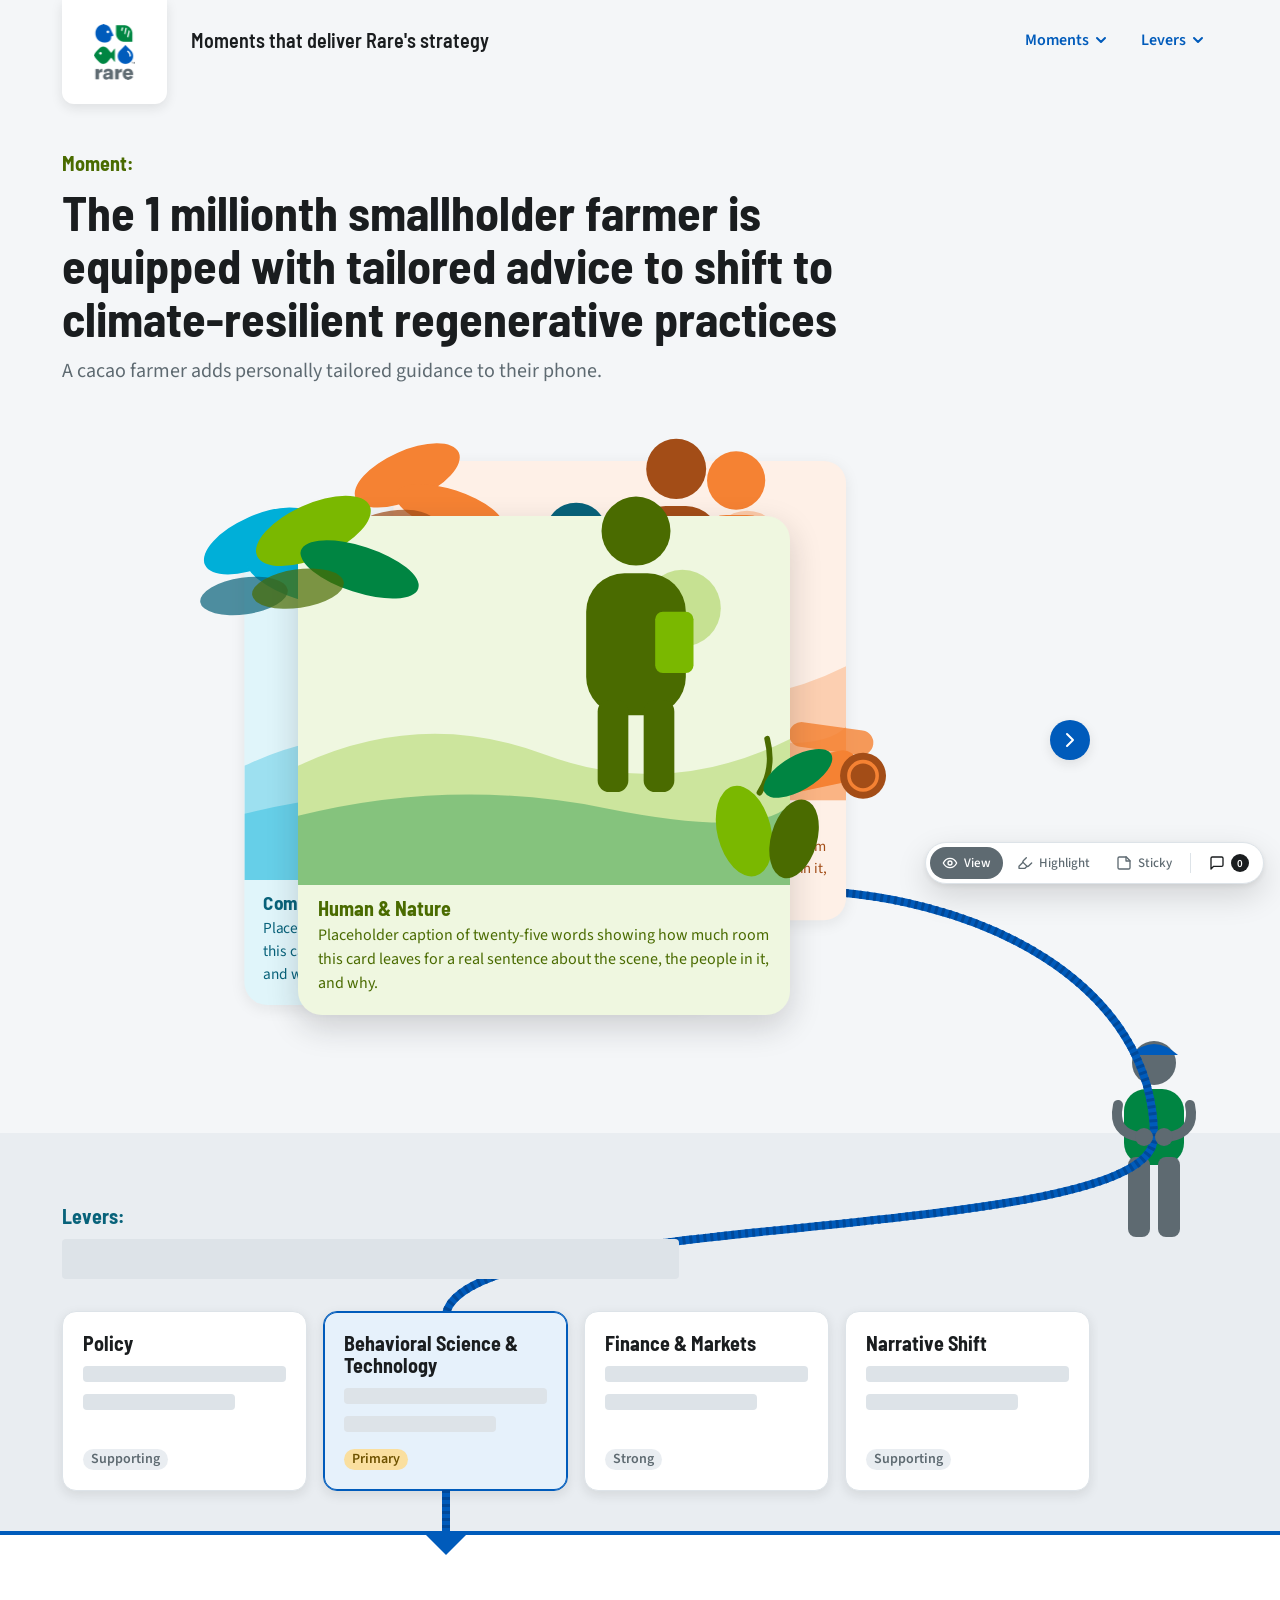
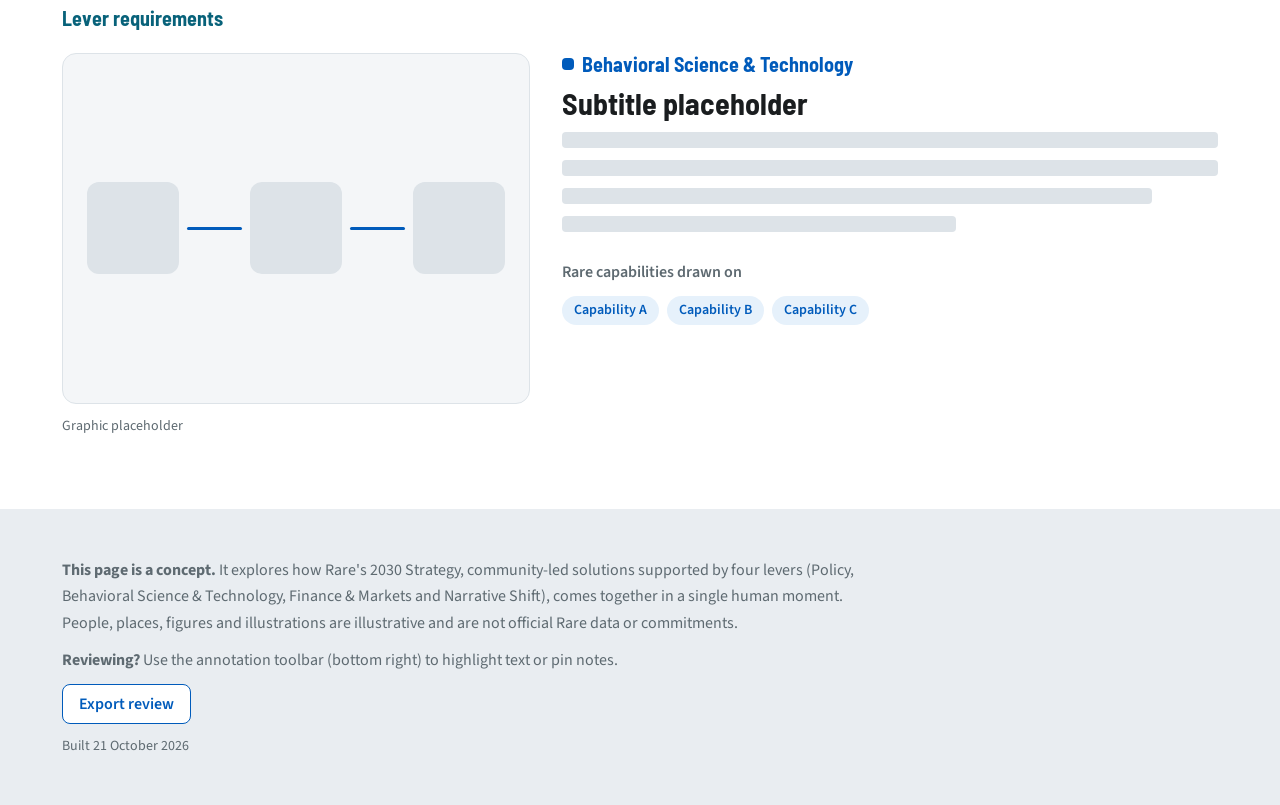
<file: index.html>
<!doctype html>
<html lang="en">
<head>
  <meta charset="utf-8">
  <meta name="viewport" content="width=device-width, initial-scale=1">
  <meta name="robots" content="noindex">
  <title>Rare 2030 Strategy in moments</title>
  <link rel="icon" type="image/png" href="assets/logo/rare-logo-rgb.png">
  <meta http-equiv="refresh" content="0; url=moments/1-millionth-farmer/">
  <link rel="canonical" href="moments/1-millionth-farmer/">
  <script>location.replace('moments/1-millionth-farmer/' + location.search + location.hash);</script>
</head>
<body>
  <p><a href="moments/1-millionth-farmer/">Go to the 1 Millionth Farmer moment</a></p>
</body>
</html>
</file>
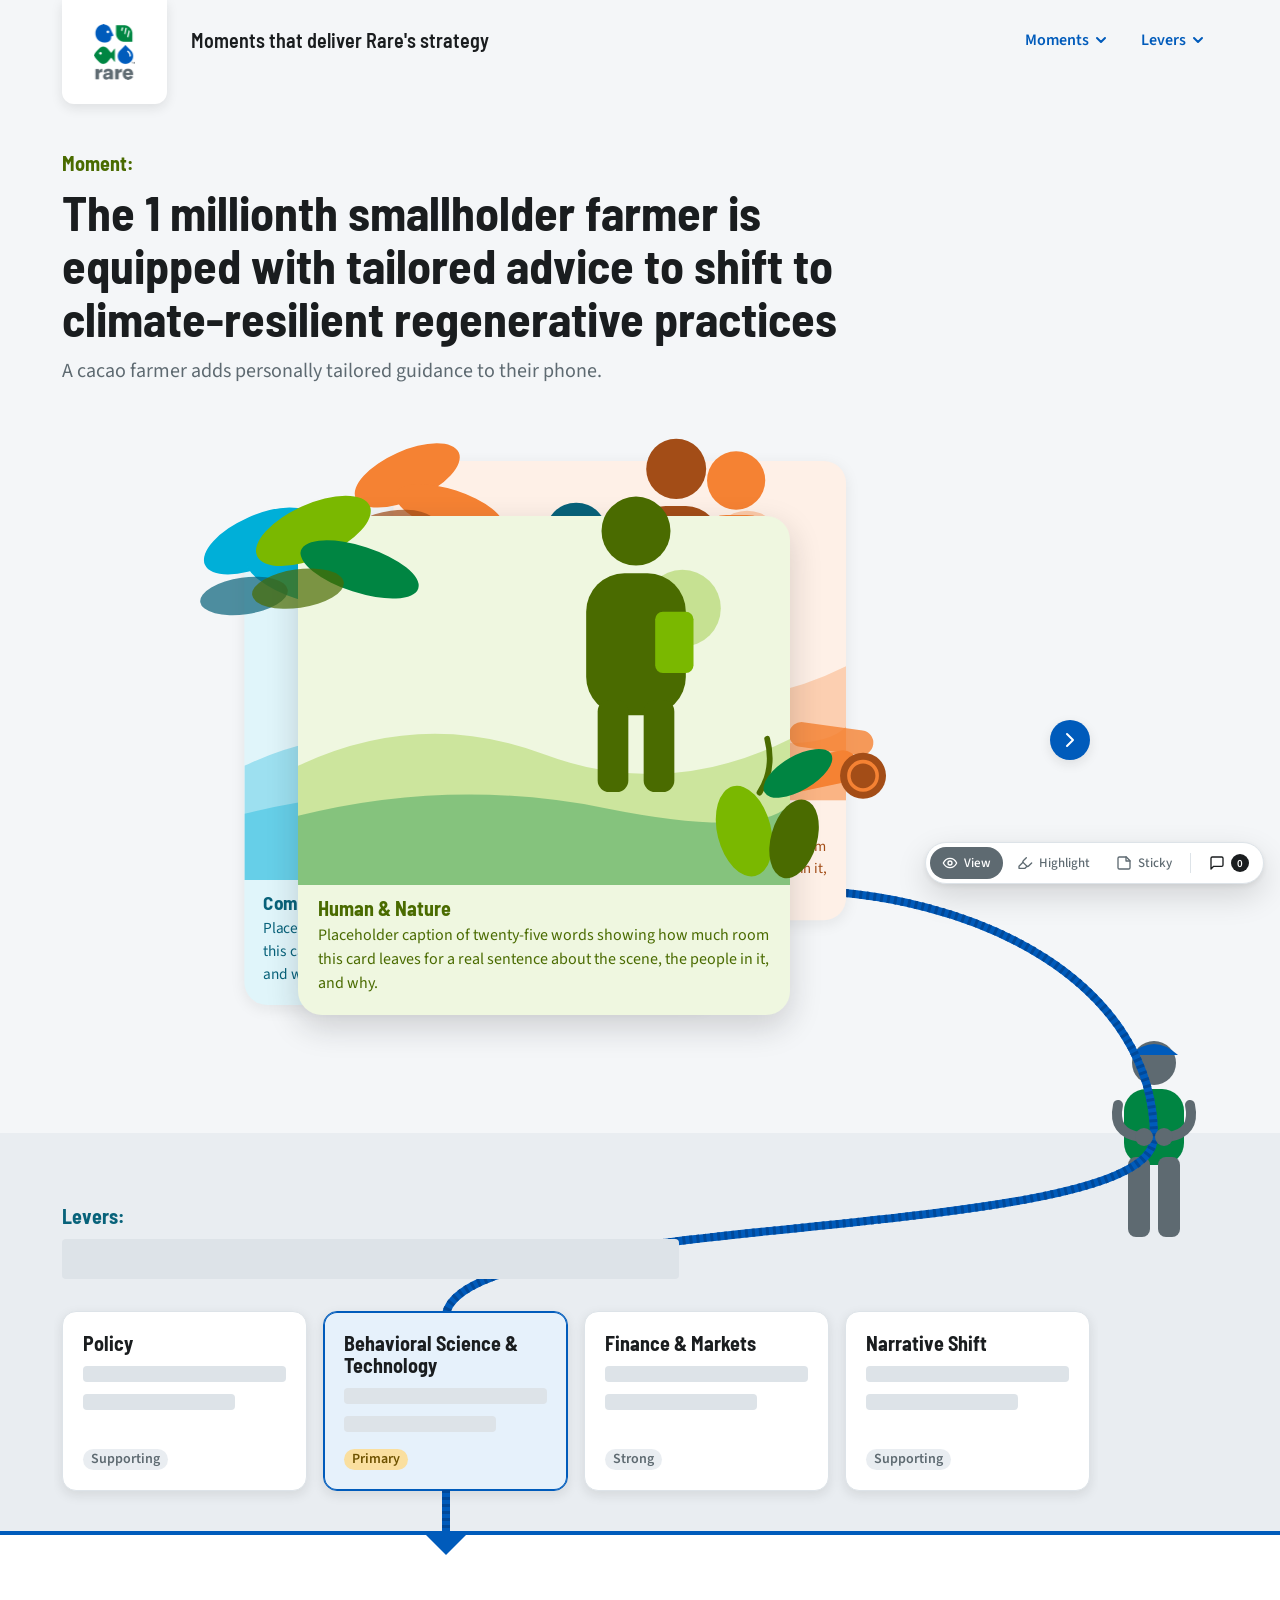
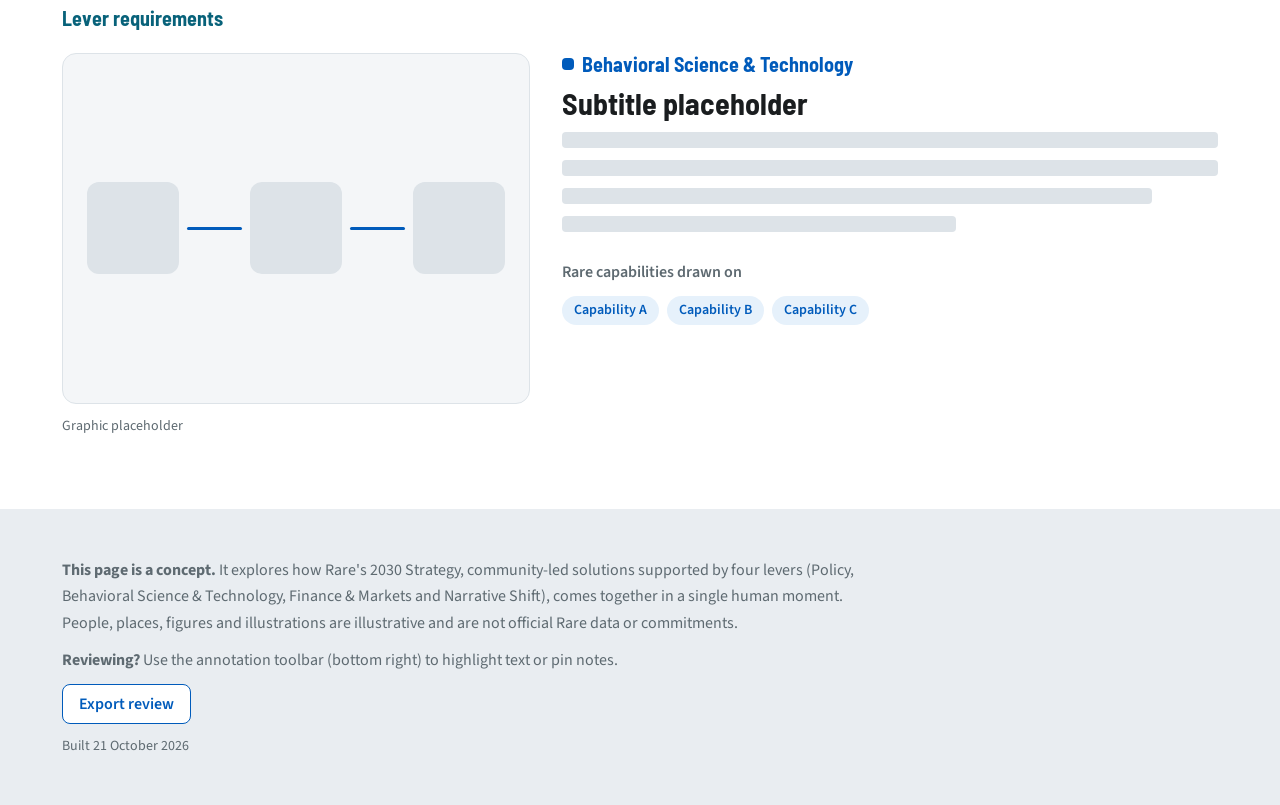
<file: moments/1-millionth-farmer/index.html>
<!doctype html>
<html lang="en" data-page-state="skeleton">
<head>
  <meta charset="utf-8">
  <meta name="viewport" content="width=device-width, initial-scale=1">
  <meta name="robots" content="noindex">
  <title>1 Millionth Smallholder Farmer · Rare 2030 Strategy in moments</title>
  <meta name="description" content="Concept: how Rare's 2030 Strategy comes together in one human milestone moment.">
  <link rel="icon" type="image/png" href="../../assets/logo/rare-logo-rgb.png">
  <!-- Font loading is the one place a family name appears outside the token files: the
       Google Fonts URL. Every font-family declaration goes through --rare-font-family-*. -->
  <link rel="preconnect" href="https://fonts.googleapis.com">
  <link rel="preconnect" href="https://fonts.gstatic.com" crossorigin>
  <link rel="stylesheet" href="https://fonts.googleapis.com/css2?family=Barlow+Semi+Condensed:wght@600;700;800&amp;family=Source+Sans+3:wght@400;600;700&amp;display=swap&amp;subset=latin">
  <link rel="stylesheet" href="../../css/rare-core.css">
  <link rel="stylesheet" href="../../css/viz-tokens.css">
  <link rel="stylesheet" href="../../css/base.css">
  <link rel="stylesheet" href="../../css/components/nav.css">
  <link rel="stylesheet" href="../../css/components/moment.css">
  <link rel="stylesheet" href="../../css/components/orchestrator.css">
  <link rel="stylesheet" href="../../css/components/levers.css">
  <link rel="stylesheet" href="../../css/components/lever-detail.css">
  <link rel="stylesheet" href="../../css/components/footer.css">
</head>
<body data-moment="1-millionth-farmer">
  <a class="skip-link" href="#main">Skip to content</a>

  <header class="site-header">
    <div class="site-header__inner">
      <a class="site-header__logo-tab" href="../../">
        <img src="../../assets/logo/rare-logo-rgb.png" srcset="../../assets/logo/rare-logo-rgb.png 1x, ../../assets/logo/rare-logo-rgb@2x.png 2x" width="41" height="56" alt="Rare">
      </a>
      <p id="site-title" class="site-header__title">Moments that deliver Rare's strategy</p>
      <nav id="global-nav" class="global-nav" aria-label="Site" data-nav-root></nav>
    </div>
  </header>

  <div class="page">
    <main id="main">
      <div id="orchestration" class="orchestration">
        <section id="moment" class="panel panel--moment" aria-labelledby="moment-title">
          <div class="panel__inner">
            <div id="moment-statement" class="moment-statement">
              <p class="eyebrow">Moment:</p>
              <h1 id="moment-title" class="moment-title">The 1 millionth smallholder farmer is equipped with tailored advice to shift to climate-resilient regenerative practices</h1>
              <p class="moment-description">A cacao farmer adds personally tailored guidance to their phone.</p>
            </div>

            <div id="moment-visual" class="moment-visual" role="region" aria-label="Moment scenes">
              <div class="card-stack">
                <div class="card-stack__deck">
                  <div id="card-human-nature" class="stack-card stack-card--human-nature" data-card="human-nature" data-label="Human &amp; Nature" data-slot="0" data-front>
                    <div class="stack-card__backplate">
                      <div class="stack-card__scene">
                        <img class="stack-card__bg" src="../../assets/img/moment-1/card-human-nature-bg.svg" width="512" height="384" alt="" decoding="async">
                      </div>
                      <div class="stack-card__text">
                        <p class="stack-card__label">Human &amp; Nature</p>
                        <p class="stack-card__caption">Placeholder caption of twenty-five words showing how much room this card leaves for a real sentence about the scene, the people in it, and why.</p>
                      </div>
                    </div>
                    <div class="stack-card__art">
                      <img class="stack-card__layer stack-card__layer--figure" src="../../assets/img/moment-1/card-human-nature-figure.svg" width="192" height="320" alt="A smallholder farmer in a cacao field holding a smartphone (placeholder art)." decoding="async">
                      <img class="stack-card__layer stack-card__layer--overhang-start" src="../../assets/img/moment-1/card-human-nature-overhang-start.svg" width="192" height="160" alt="" decoding="async">
                      <img class="stack-card__layer stack-card__layer--overhang-end" src="../../assets/img/moment-1/card-human-nature-overhang-end.svg" width="176" height="160" alt="" decoding="async">
                    </div>
                  </div>
                  <div id="card-community" class="stack-card stack-card--community" data-card="community" data-label="Community" data-slot="1" aria-hidden="true" inert>
                    <div class="stack-card__backplate">
                      <div class="stack-card__scene">
                        <img class="stack-card__bg" src="../../assets/img/moment-1/card-community-bg.svg" width="512" height="384" alt="" decoding="async">
                      </div>
                      <div class="stack-card__text">
                        <p class="stack-card__label">Community</p>
                        <p class="stack-card__caption">Placeholder caption of twenty-five words showing how much room this card leaves for a real sentence about the scene, the people in it, and why.</p>
                      </div>
                    </div>
                    <div class="stack-card__art">
                      <img class="stack-card__layer stack-card__layer--figure" src="../../assets/img/moment-1/card-community-figure.svg" width="192" height="320" alt="A farmer, an extension agent and a student, the adults holding smartphones (placeholder art)." decoding="async">
                      <img class="stack-card__layer stack-card__layer--overhang-start" src="../../assets/img/moment-1/card-community-overhang-start.svg" width="192" height="160" alt="" decoding="async">
                      <img class="stack-card__layer stack-card__layer--overhang-end" src="../../assets/img/moment-1/card-community-overhang-end.svg" width="176" height="160" alt="" decoding="async">
                    </div>
                  </div>
                  <div id="card-policy" class="stack-card stack-card--policy" data-card="policy" data-label="Policy" data-slot="2" aria-hidden="true" inert>
                    <div class="stack-card__backplate">
                      <div class="stack-card__scene">
                        <img class="stack-card__bg" src="../../assets/img/moment-1/card-policy-bg.svg" width="512" height="384" alt="" decoding="async">
                      </div>
                      <div class="stack-card__text">
                        <p class="stack-card__label">Policy</p>
                        <p class="stack-card__caption">Placeholder caption of twenty-five words showing how much room this card leaves for a real sentence about the scene, the people in it, and why.</p>
                      </div>
                    </div>
                    <div class="stack-card__art">
                      <img class="stack-card__layer stack-card__layer--figure" src="../../assets/img/moment-1/card-policy-figure.svg" width="192" height="320" alt="A mayor and a national government representative working from a plan and a map (placeholder art)." decoding="async">
                      <img class="stack-card__layer stack-card__layer--overhang-start" src="../../assets/img/moment-1/card-policy-overhang-start.svg" width="192" height="160" alt="" decoding="async">
                      <img class="stack-card__layer stack-card__layer--overhang-end" src="../../assets/img/moment-1/card-policy-overhang-end.svg" width="176" height="160" alt="" decoding="async">
                    </div>
                  </div>
                </div>
              </div>
              <div class="stack-controls">
                <button class="stack-next" type="button" aria-label="Rotate scenes">
                  <svg viewBox="0 0 20 20" aria-hidden="true" focusable="false"><path d="M7 4l6 6-6 6" fill="none" stroke="currentColor" stroke-width="2" stroke-linecap="round" stroke-linejoin="round"/></svg>
                </button>
                <span class="stack-next__label" aria-hidden="true">Rotate</span>
                <p class="stack-announcer visually-hidden" aria-live="polite" aria-atomic="true"></p>
              </div>
            </div>
          </div>
        </section>

        <div class="orchestration__seam">
          <figure id="orchestrator" class="orchestrator">
            <div class="orchestrator__figure" aria-hidden="true">
              <img class="orchestrator__art" src="../../assets/img/moment-1/orchestrator.svg" width="128" height="208" alt="" decoding="async">
              <img class="orchestrator__hands" src="../../assets/img/moment-1/orchestrator-hands.svg" width="128" height="208" alt="" decoding="async">
              <span class="orchestrator__grip" data-orchestrator-grip></span>
            </div>
            <figcaption class="visually-hidden">A Rare team member connects the levers to the moment. Rare orchestrates; local partners deliver.</figcaption>
          </figure>
        </div>

        <svg class="orchestrator-pipe" aria-hidden="true" focusable="false"></svg>

        <section id="levers" class="panel panel--levers" aria-labelledby="levers-title">
          <div class="panel__inner">
            <div class="levers-heading">
              <h2 id="levers-title" class="eyebrow levers-heading__eyebrow">Levers:<span class="visually-hidden"> heading placeholder</span></h2>
              <span class="ph ph--bar-lg ph--w-60" aria-hidden="true"></span>
            </div>
            <div class="lever-track-wrap">
              <button class="lever-scroll-btn lever-scroll-btn--prev" type="button" aria-label="Scroll levers left" tabindex="-1" hidden>
                <svg viewBox="0 0 20 20" aria-hidden="true" focusable="false"><path d="M13 4l-6 6 6 6" fill="none" stroke="currentColor" stroke-width="2" stroke-linecap="round" stroke-linejoin="round"/></svg>
              </button>
              <div class="lever-track" role="tablist" aria-labelledby="levers-title">
                <div id="lever-policy" class="lever-card" role="tab" data-lever-card="policy" aria-controls="detail-policy" aria-selected="false" tabindex="-1">
                  <p class="lever-card__title">Policy</p>
                  <p class="visually-hidden">Description placeholder.</p>
                  <span class="ph-stack" aria-hidden="true">
                    <span class="ph ph--bar ph--w-100"></span>
                    <span class="ph ph--bar ph--w-75"></span>
                  </span>
                  <p class="lever-card__meta">
                    <span class="sig-tag sig-tag--supporting">Supporting</span>
                  </p>
                </div>
                <div id="lever-behavior-tech" class="lever-card" role="tab" data-lever-card="behavior-tech" aria-controls="detail-behavior-tech" aria-selected="true" tabindex="0">
                  <p class="lever-card__title">Behavioral Science &amp; Technology</p>
                  <p class="visually-hidden">Description placeholder.</p>
                  <span class="ph-stack" aria-hidden="true">
                    <span class="ph ph--bar ph--w-100"></span>
                    <span class="ph ph--bar ph--w-75"></span>
                  </span>
                  <p class="lever-card__meta">
                    <span class="sig-tag sig-tag--primary">Primary</span>
                  </p>
                </div>
                <div id="lever-finance-markets" class="lever-card" role="tab" data-lever-card="finance-markets" aria-controls="detail-finance-markets" aria-selected="false" tabindex="-1">
                  <p class="lever-card__title">Finance &amp; Markets</p>
                  <p class="visually-hidden">Description placeholder.</p>
                  <span class="ph-stack" aria-hidden="true">
                    <span class="ph ph--bar ph--w-100"></span>
                    <span class="ph ph--bar ph--w-75"></span>
                  </span>
                  <p class="lever-card__meta">
                    <span class="sig-tag sig-tag--strong">Strong</span>
                  </p>
                </div>
                <div id="lever-narrative" class="lever-card" role="tab" data-lever-card="narrative" aria-controls="detail-narrative" aria-selected="false" tabindex="-1">
                  <p class="lever-card__title">Narrative Shift</p>
                  <p class="visually-hidden">Description placeholder.</p>
                  <span class="ph-stack" aria-hidden="true">
                    <span class="ph ph--bar ph--w-100"></span>
                    <span class="ph ph--bar ph--w-75"></span>
                  </span>
                  <p class="lever-card__meta">
                    <span class="sig-tag sig-tag--supporting">Supporting</span>
                  </p>
                </div>
              </div>
              <button class="lever-scroll-btn lever-scroll-btn--next" type="button" aria-label="Scroll levers right" tabindex="-1" hidden>
                <svg viewBox="0 0 20 20" aria-hidden="true" focusable="false"><path d="M7 4l6 6-6 6" fill="none" stroke="currentColor" stroke-width="2" stroke-linecap="round" stroke-linejoin="round"/></svg>
              </button>
            </div>
          </div>
        </section>
      </div>

      <section id="lever-detail" class="panel panel--detail" aria-labelledby="lever-detail-title" tabindex="-1">
        <div class="panel__inner">
          <h2 id="lever-detail-title" class="eyebrow lever-detail__heading">Lever requirements</h2>
          <div class="lever-detail-panels">
            <div id="detail-policy" class="lever-detail-panel" role="tabpanel" data-lever-detail="policy" aria-labelledby="lever-policy" tabindex="0" hidden>
              <figure class="lever-detail__graphic">
                <div class="lever-detail__graphic-box" aria-hidden="true">
                  <span class="ph lever-detail__node"></span>
                  <span class="lever-detail__flow"></span>
                  <span class="ph lever-detail__node"></span>
                  <span class="lever-detail__flow"></span>
                  <span class="ph lever-detail__node"></span>
                </div>
                <figcaption class="lever-detail__caption">Graphic placeholder</figcaption>
              </figure>
              <div class="lever-detail__text">
                <p class="lever-detail__lever">Policy</p>
                <h3 class="lever-detail__subtitle">Subtitle placeholder</h3>
                <p class="visually-hidden">Description placeholder.</p>
                <span class="ph-stack" aria-hidden="true">
                  <span class="ph ph--bar ph--w-100"></span>
                  <span class="ph ph--bar ph--w-100"></span>
                  <span class="ph ph--bar ph--w-90"></span>
                  <span class="ph ph--bar ph--w-60"></span>
                </span>
                <p class="lever-detail__chips-label">Rare capabilities drawn on</p>
                <ul class="lever-detail__chips">
                  <li class="chip">Capability A</li>
                  <li class="chip">Capability B</li>
                  <li class="chip">Capability C</li>
                </ul>
              </div>
            </div>
            <div id="detail-behavior-tech" class="lever-detail-panel" role="tabpanel" data-lever-detail="behavior-tech" aria-labelledby="lever-behavior-tech" tabindex="0">
              <figure class="lever-detail__graphic">
                <div class="lever-detail__graphic-box" aria-hidden="true">
                  <span class="ph lever-detail__node"></span>
                  <span class="lever-detail__flow"></span>
                  <span class="ph lever-detail__node"></span>
                  <span class="lever-detail__flow"></span>
                  <span class="ph lever-detail__node"></span>
                </div>
                <figcaption class="lever-detail__caption">Graphic placeholder</figcaption>
              </figure>
              <div class="lever-detail__text">
                <p class="lever-detail__lever">Behavioral Science &amp; Technology</p>
                <h3 class="lever-detail__subtitle">Subtitle placeholder</h3>
                <p class="visually-hidden">Description placeholder.</p>
                <span class="ph-stack" aria-hidden="true">
                  <span class="ph ph--bar ph--w-100"></span>
                  <span class="ph ph--bar ph--w-100"></span>
                  <span class="ph ph--bar ph--w-90"></span>
                  <span class="ph ph--bar ph--w-60"></span>
                </span>
                <p class="lever-detail__chips-label">Rare capabilities drawn on</p>
                <ul class="lever-detail__chips">
                  <li class="chip">Capability A</li>
                  <li class="chip">Capability B</li>
                  <li class="chip">Capability C</li>
                </ul>
              </div>
            </div>
            <div id="detail-finance-markets" class="lever-detail-panel" role="tabpanel" data-lever-detail="finance-markets" aria-labelledby="lever-finance-markets" tabindex="0" hidden>
              <figure class="lever-detail__graphic">
                <div class="lever-detail__graphic-box" aria-hidden="true">
                  <span class="ph lever-detail__node"></span>
                  <span class="lever-detail__flow"></span>
                  <span class="ph lever-detail__node"></span>
                  <span class="lever-detail__flow"></span>
                  <span class="ph lever-detail__node"></span>
                </div>
                <figcaption class="lever-detail__caption">Graphic placeholder</figcaption>
              </figure>
              <div class="lever-detail__text">
                <p class="lever-detail__lever">Finance &amp; Markets</p>
                <h3 class="lever-detail__subtitle">Subtitle placeholder</h3>
                <p class="visually-hidden">Description placeholder.</p>
                <span class="ph-stack" aria-hidden="true">
                  <span class="ph ph--bar ph--w-100"></span>
                  <span class="ph ph--bar ph--w-100"></span>
                  <span class="ph ph--bar ph--w-90"></span>
                  <span class="ph ph--bar ph--w-60"></span>
                </span>
                <p class="lever-detail__chips-label">Rare capabilities drawn on</p>
                <ul class="lever-detail__chips">
                  <li class="chip">Capability A</li>
                  <li class="chip">Capability B</li>
                  <li class="chip">Capability C</li>
                </ul>
              </div>
            </div>
            <div id="detail-narrative" class="lever-detail-panel" role="tabpanel" data-lever-detail="narrative" aria-labelledby="lever-narrative" tabindex="0" hidden>
              <figure class="lever-detail__graphic">
                <div class="lever-detail__graphic-box" aria-hidden="true">
                  <span class="ph lever-detail__node"></span>
                  <span class="lever-detail__flow"></span>
                  <span class="ph lever-detail__node"></span>
                  <span class="lever-detail__flow"></span>
                  <span class="ph lever-detail__node"></span>
                </div>
                <figcaption class="lever-detail__caption">Graphic placeholder</figcaption>
              </figure>
              <div class="lever-detail__text">
                <p class="lever-detail__lever">Narrative Shift</p>
                <h3 class="lever-detail__subtitle">Subtitle placeholder</h3>
                <p class="visually-hidden">Description placeholder.</p>
                <span class="ph-stack" aria-hidden="true">
                  <span class="ph ph--bar ph--w-100"></span>
                  <span class="ph ph--bar ph--w-100"></span>
                  <span class="ph ph--bar ph--w-90"></span>
                  <span class="ph ph--bar ph--w-60"></span>
                </span>
                <p class="lever-detail__chips-label">Rare capabilities drawn on</p>
                <ul class="lever-detail__chips">
                  <li class="chip">Capability A</li>
                  <li class="chip">Capability B</li>
                  <li class="chip">Capability C</li>
                </ul>
              </div>
            </div>
          </div>
        </div>
      </section>
    </main>

    <footer id="site-footer" class="site-footer">
      <div class="panel__inner">
        <div class="site-footer__inner">
          <p class="site-footer__note"><strong>This page is a concept.</strong> It explores how Rare's 2030 Strategy, community-led solutions supported by four levers (Policy, Behavioral Science &amp; Technology, Finance &amp; Markets and Narrative Shift), comes together in a single human moment. People, places, figures and illustrations are illustrative and are not official Rare data or commitments.</p>
          <p><strong>Reviewing?</strong> Use the annotation toolbar (bottom right) to highlight text or pin notes.</p>
          <p class="site-footer__meta">Built 21 October 2026</p>
        </div>
      </div>
    </footer>
  </div>

  <script type="module" src="../../js/nav.js"></script>
  <script type="module" src="../../js/levers.js"></script>
  <script type="module" src="../../js/card-stack.js"></script>
  <script type="module" src="../../js/orchestrator.js"></script>
  <script type="module" src="../../js/annotate.js"></script>
</body>
</html>
</file>
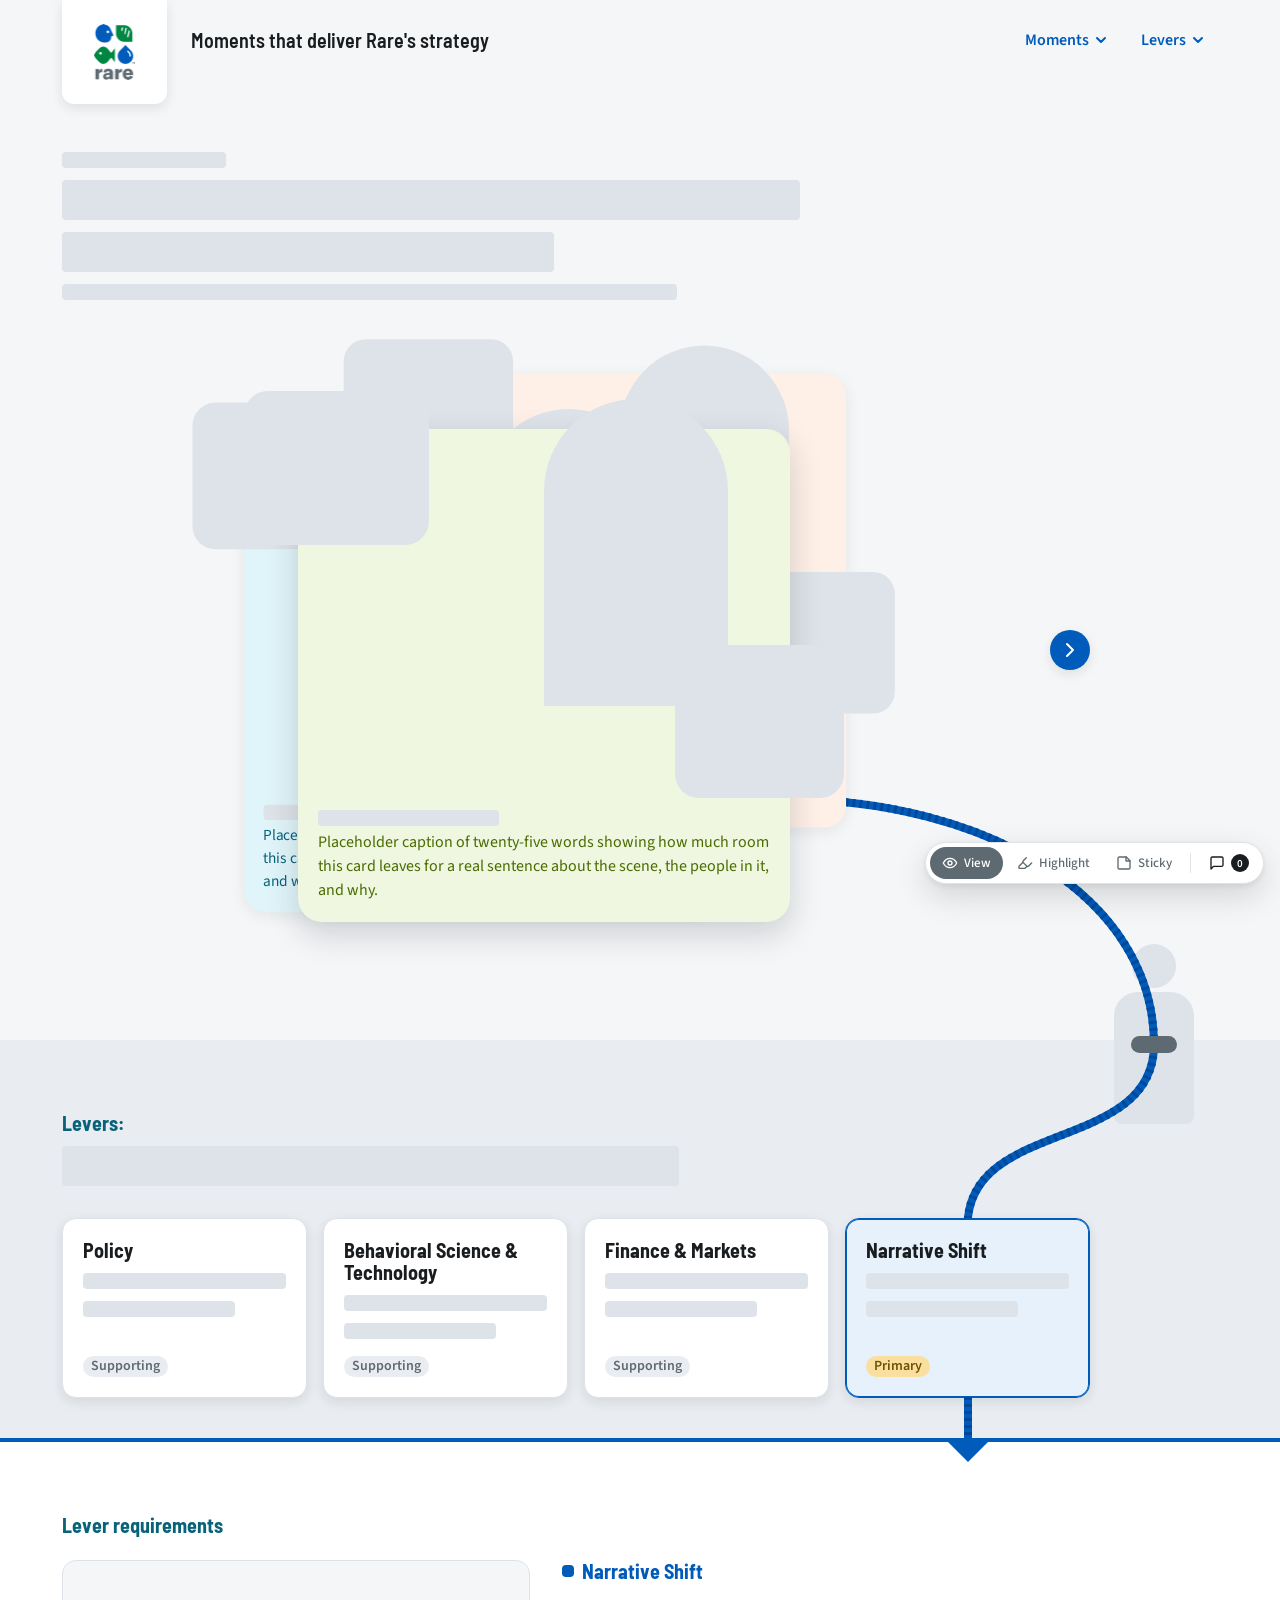
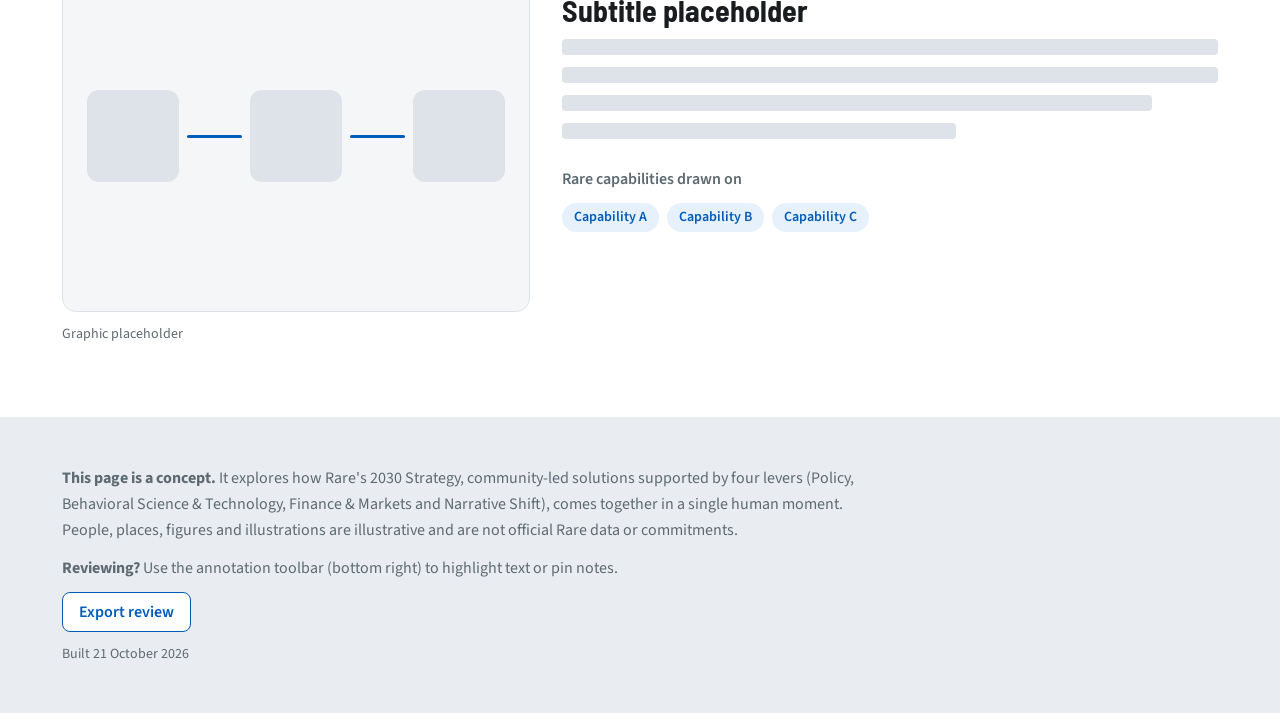
<file: moments/coastal-5000-convening/index.html>
<!doctype html>
<html lang="en" data-page-state="skeleton">
<head>
  <meta charset="utf-8">
  <meta name="viewport" content="width=device-width, initial-scale=1">
  <meta name="robots" content="noindex">
  <title>Coastal 5,000 Convening · Rare 2030 Strategy in moments</title>
  <meta name="description" content="Concept: how Rare's 2030 Strategy comes together in one human milestone moment.">
  <link rel="icon" type="image/png" href="../../assets/logo/rare-logo-rgb.png">
  <!-- Font loading is the one place a family name appears outside the token files: the
       Google Fonts URL. Every font-family declaration goes through --rare-font-family-*. -->
  <link rel="preconnect" href="https://fonts.googleapis.com">
  <link rel="preconnect" href="https://fonts.gstatic.com" crossorigin>
  <link rel="stylesheet" href="https://fonts.googleapis.com/css2?family=Barlow+Semi+Condensed:wght@600;700;800&amp;family=Source+Sans+3:wght@400;600;700&amp;display=swap&amp;subset=latin">
  <link rel="stylesheet" href="../../css/rare-core.css">
  <link rel="stylesheet" href="../../css/viz-tokens.css">
  <link rel="stylesheet" href="../../css/base.css">
  <link rel="stylesheet" href="../../css/components/nav.css">
  <link rel="stylesheet" href="../../css/components/moment.css">
  <link rel="stylesheet" href="../../css/components/orchestrator.css">
  <link rel="stylesheet" href="../../css/components/levers.css">
  <link rel="stylesheet" href="../../css/components/lever-detail.css">
  <link rel="stylesheet" href="../../css/components/footer.css">
</head>
<body data-moment="coastal-5000-convening">
  <a class="skip-link" href="#main">Skip to content</a>

  <header class="site-header">
    <div class="site-header__inner">
      <a class="site-header__logo-tab" href="../../">
        <img src="../../assets/logo/rare-logo-rgb.png" srcset="../../assets/logo/rare-logo-rgb.png 1x, ../../assets/logo/rare-logo-rgb@2x.png 2x" width="41" height="56" alt="Rare">
      </a>
      <p id="site-title" class="site-header__title">Moments that deliver Rare's strategy</p>
      <nav id="global-nav" class="global-nav" aria-label="Site" data-nav-root></nav>
    </div>
  </header>

  <div class="page">
    <main id="main">
      <div id="orchestration" class="orchestration">
        <section id="moment" class="panel panel--moment" aria-labelledby="moment-title">
          <div class="panel__inner">
            <div id="moment-statement" class="moment-statement">
              <h1 id="moment-title" class="visually-hidden">Coastal 5,000 Convening</h1>
              <span class="ph ph--bar ph--w-20" aria-hidden="true"></span>
              <span class="ph-stack" aria-hidden="true">
                <span class="ph ph--bar-lg ph--w-90"></span>
                <span class="ph ph--bar-lg ph--w-60"></span>
              </span>
              <span class="ph ph--bar ph--w-75" aria-hidden="true"></span>
            </div>

            <div id="moment-visual" class="moment-visual" role="region" aria-label="Moment scenes">
              <div class="card-stack">
                <div class="card-stack__deck">
                  <div id="card-human-nature" class="stack-card stack-card--human-nature" data-card="human-nature" data-label="" data-slot="0" data-front>
                    <div class="stack-card__backplate">
                      <div class="stack-card__scene"></div>
                      <div class="stack-card__text">
                        <p class="stack-card__label"><span class="visually-hidden">Card label placeholder</span><span class="ph ph--bar ph--w-40" aria-hidden="true"></span></p>
                        <p class="stack-card__caption">Placeholder caption of twenty-five words showing how much room this card leaves for a real sentence about the scene, the people in it, and why.</p>
                      </div>
                    </div>
                    <div class="stack-card__art">
                      <span class="stack-card__layer stack-card__layer--figure" aria-hidden="true"></span>
                      <span class="stack-card__layer stack-card__layer--overhang-start" aria-hidden="true"></span>
                      <span class="stack-card__layer stack-card__layer--overhang-end" aria-hidden="true"></span>
                    </div>
                  </div>
                  <div id="card-community" class="stack-card stack-card--community" data-card="community" data-label="" data-slot="1" aria-hidden="true" inert>
                    <div class="stack-card__backplate">
                      <div class="stack-card__scene"></div>
                      <div class="stack-card__text">
                        <p class="stack-card__label"><span class="visually-hidden">Card label placeholder</span><span class="ph ph--bar ph--w-40" aria-hidden="true"></span></p>
                        <p class="stack-card__caption">Placeholder caption of twenty-five words showing how much room this card leaves for a real sentence about the scene, the people in it, and why.</p>
                      </div>
                    </div>
                    <div class="stack-card__art">
                      <span class="stack-card__layer stack-card__layer--figure" aria-hidden="true"></span>
                      <span class="stack-card__layer stack-card__layer--overhang-start" aria-hidden="true"></span>
                      <span class="stack-card__layer stack-card__layer--overhang-end" aria-hidden="true"></span>
                    </div>
                  </div>
                  <div id="card-policy" class="stack-card stack-card--policy" data-card="policy" data-label="" data-slot="2" aria-hidden="true" inert>
                    <div class="stack-card__backplate">
                      <div class="stack-card__scene"></div>
                      <div class="stack-card__text">
                        <p class="stack-card__label"><span class="visually-hidden">Card label placeholder</span><span class="ph ph--bar ph--w-40" aria-hidden="true"></span></p>
                        <p class="stack-card__caption">Placeholder caption of twenty-five words showing how much room this card leaves for a real sentence about the scene, the people in it, and why.</p>
                      </div>
                    </div>
                    <div class="stack-card__art">
                      <span class="stack-card__layer stack-card__layer--figure" aria-hidden="true"></span>
                      <span class="stack-card__layer stack-card__layer--overhang-start" aria-hidden="true"></span>
                      <span class="stack-card__layer stack-card__layer--overhang-end" aria-hidden="true"></span>
                    </div>
                  </div>
                </div>
              </div>
              <div class="stack-controls">
                <button class="stack-next" type="button" aria-label="Rotate scenes">
                  <svg viewBox="0 0 20 20" aria-hidden="true" focusable="false"><path d="M7 4l6 6-6 6" fill="none" stroke="currentColor" stroke-width="2" stroke-linecap="round" stroke-linejoin="round"/></svg>
                </button>
                <span class="stack-next__label" aria-hidden="true">Rotate</span>
                <p class="stack-announcer visually-hidden" aria-live="polite" aria-atomic="true"></p>
              </div>
            </div>
          </div>
        </section>

        <div class="orchestration__seam">
          <figure id="orchestrator" class="orchestrator">
            <div class="orchestrator__figure" aria-hidden="true">
              <span class="orchestrator__art orchestrator__silhouette">
                <span class="orchestrator__head"></span>
                <span class="orchestrator__body"></span>
              </span>
              <span class="orchestrator__hands orchestrator__hands--ph"></span>
              <span class="orchestrator__grip" data-orchestrator-grip></span>
            </div>
            <figcaption class="visually-hidden">A Rare team member connects the levers to the moment. Rare orchestrates; local partners deliver.</figcaption>
          </figure>
        </div>

        <svg class="orchestrator-pipe" aria-hidden="true" focusable="false"></svg>

        <section id="levers" class="panel panel--levers" aria-labelledby="levers-title">
          <div class="panel__inner">
            <div class="levers-heading">
              <h2 id="levers-title" class="eyebrow levers-heading__eyebrow">Levers:<span class="visually-hidden"> heading placeholder</span></h2>
              <span class="ph ph--bar-lg ph--w-60" aria-hidden="true"></span>
            </div>
            <div class="lever-track-wrap">
              <button class="lever-scroll-btn lever-scroll-btn--prev" type="button" aria-label="Scroll levers left" tabindex="-1" hidden>
                <svg viewBox="0 0 20 20" aria-hidden="true" focusable="false"><path d="M13 4l-6 6 6 6" fill="none" stroke="currentColor" stroke-width="2" stroke-linecap="round" stroke-linejoin="round"/></svg>
              </button>
              <div class="lever-track" role="tablist" aria-labelledby="levers-title">
                <div id="lever-policy" class="lever-card" role="tab" data-lever-card="policy" aria-controls="detail-policy" aria-selected="false" tabindex="-1">
                  <p class="lever-card__title">Policy</p>
                  <p class="visually-hidden">Description placeholder.</p>
                  <span class="ph-stack" aria-hidden="true">
                    <span class="ph ph--bar ph--w-100"></span>
                    <span class="ph ph--bar ph--w-75"></span>
                  </span>
                  <p class="lever-card__meta">
                    <span class="sig-tag sig-tag--supporting">Supporting</span>
                  </p>
                </div>
                <div id="lever-behavior-tech" class="lever-card" role="tab" data-lever-card="behavior-tech" aria-controls="detail-behavior-tech" aria-selected="false" tabindex="-1">
                  <p class="lever-card__title">Behavioral Science &amp; Technology</p>
                  <p class="visually-hidden">Description placeholder.</p>
                  <span class="ph-stack" aria-hidden="true">
                    <span class="ph ph--bar ph--w-100"></span>
                    <span class="ph ph--bar ph--w-75"></span>
                  </span>
                  <p class="lever-card__meta">
                    <span class="sig-tag sig-tag--supporting">Supporting</span>
                  </p>
                </div>
                <div id="lever-finance-markets" class="lever-card" role="tab" data-lever-card="finance-markets" aria-controls="detail-finance-markets" aria-selected="false" tabindex="-1">
                  <p class="lever-card__title">Finance &amp; Markets</p>
                  <p class="visually-hidden">Description placeholder.</p>
                  <span class="ph-stack" aria-hidden="true">
                    <span class="ph ph--bar ph--w-100"></span>
                    <span class="ph ph--bar ph--w-75"></span>
                  </span>
                  <p class="lever-card__meta">
                    <span class="sig-tag sig-tag--supporting">Supporting</span>
                  </p>
                </div>
                <div id="lever-narrative" class="lever-card" role="tab" data-lever-card="narrative" aria-controls="detail-narrative" aria-selected="true" tabindex="0">
                  <p class="lever-card__title">Narrative Shift</p>
                  <p class="visually-hidden">Description placeholder.</p>
                  <span class="ph-stack" aria-hidden="true">
                    <span class="ph ph--bar ph--w-100"></span>
                    <span class="ph ph--bar ph--w-75"></span>
                  </span>
                  <p class="lever-card__meta">
                    <span class="sig-tag sig-tag--primary">Primary</span>
                  </p>
                </div>
              </div>
              <button class="lever-scroll-btn lever-scroll-btn--next" type="button" aria-label="Scroll levers right" tabindex="-1" hidden>
                <svg viewBox="0 0 20 20" aria-hidden="true" focusable="false"><path d="M7 4l6 6-6 6" fill="none" stroke="currentColor" stroke-width="2" stroke-linecap="round" stroke-linejoin="round"/></svg>
              </button>
            </div>
          </div>
        </section>
      </div>

      <section id="lever-detail" class="panel panel--detail" aria-labelledby="lever-detail-title" tabindex="-1">
        <div class="panel__inner">
          <h2 id="lever-detail-title" class="eyebrow lever-detail__heading">Lever requirements</h2>
          <div class="lever-detail-panels">
            <div id="detail-policy" class="lever-detail-panel" role="tabpanel" data-lever-detail="policy" aria-labelledby="lever-policy" tabindex="0" hidden>
              <figure class="lever-detail__graphic">
                <div class="lever-detail__graphic-box" aria-hidden="true">
                  <span class="ph lever-detail__node"></span>
                  <span class="lever-detail__flow"></span>
                  <span class="ph lever-detail__node"></span>
                  <span class="lever-detail__flow"></span>
                  <span class="ph lever-detail__node"></span>
                </div>
                <figcaption class="lever-detail__caption">Graphic placeholder</figcaption>
              </figure>
              <div class="lever-detail__text">
                <p class="lever-detail__lever">Policy</p>
                <h3 class="lever-detail__subtitle">Subtitle placeholder</h3>
                <p class="visually-hidden">Description placeholder.</p>
                <span class="ph-stack" aria-hidden="true">
                  <span class="ph ph--bar ph--w-100"></span>
                  <span class="ph ph--bar ph--w-100"></span>
                  <span class="ph ph--bar ph--w-90"></span>
                  <span class="ph ph--bar ph--w-60"></span>
                </span>
                <p class="lever-detail__chips-label">Rare capabilities drawn on</p>
                <ul class="lever-detail__chips">
                  <li class="chip">Capability A</li>
                  <li class="chip">Capability B</li>
                  <li class="chip">Capability C</li>
                </ul>
              </div>
            </div>
            <div id="detail-behavior-tech" class="lever-detail-panel" role="tabpanel" data-lever-detail="behavior-tech" aria-labelledby="lever-behavior-tech" tabindex="0" hidden>
              <figure class="lever-detail__graphic">
                <div class="lever-detail__graphic-box" aria-hidden="true">
                  <span class="ph lever-detail__node"></span>
                  <span class="lever-detail__flow"></span>
                  <span class="ph lever-detail__node"></span>
                  <span class="lever-detail__flow"></span>
                  <span class="ph lever-detail__node"></span>
                </div>
                <figcaption class="lever-detail__caption">Graphic placeholder</figcaption>
              </figure>
              <div class="lever-detail__text">
                <p class="lever-detail__lever">Behavioral Science &amp; Technology</p>
                <h3 class="lever-detail__subtitle">Subtitle placeholder</h3>
                <p class="visually-hidden">Description placeholder.</p>
                <span class="ph-stack" aria-hidden="true">
                  <span class="ph ph--bar ph--w-100"></span>
                  <span class="ph ph--bar ph--w-100"></span>
                  <span class="ph ph--bar ph--w-90"></span>
                  <span class="ph ph--bar ph--w-60"></span>
                </span>
                <p class="lever-detail__chips-label">Rare capabilities drawn on</p>
                <ul class="lever-detail__chips">
                  <li class="chip">Capability A</li>
                  <li class="chip">Capability B</li>
                  <li class="chip">Capability C</li>
                </ul>
              </div>
            </div>
            <div id="detail-finance-markets" class="lever-detail-panel" role="tabpanel" data-lever-detail="finance-markets" aria-labelledby="lever-finance-markets" tabindex="0" hidden>
              <figure class="lever-detail__graphic">
                <div class="lever-detail__graphic-box" aria-hidden="true">
                  <span class="ph lever-detail__node"></span>
                  <span class="lever-detail__flow"></span>
                  <span class="ph lever-detail__node"></span>
                  <span class="lever-detail__flow"></span>
                  <span class="ph lever-detail__node"></span>
                </div>
                <figcaption class="lever-detail__caption">Graphic placeholder</figcaption>
              </figure>
              <div class="lever-detail__text">
                <p class="lever-detail__lever">Finance &amp; Markets</p>
                <h3 class="lever-detail__subtitle">Subtitle placeholder</h3>
                <p class="visually-hidden">Description placeholder.</p>
                <span class="ph-stack" aria-hidden="true">
                  <span class="ph ph--bar ph--w-100"></span>
                  <span class="ph ph--bar ph--w-100"></span>
                  <span class="ph ph--bar ph--w-90"></span>
                  <span class="ph ph--bar ph--w-60"></span>
                </span>
                <p class="lever-detail__chips-label">Rare capabilities drawn on</p>
                <ul class="lever-detail__chips">
                  <li class="chip">Capability A</li>
                  <li class="chip">Capability B</li>
                  <li class="chip">Capability C</li>
                </ul>
              </div>
            </div>
            <div id="detail-narrative" class="lever-detail-panel" role="tabpanel" data-lever-detail="narrative" aria-labelledby="lever-narrative" tabindex="0">
              <figure class="lever-detail__graphic">
                <div class="lever-detail__graphic-box" aria-hidden="true">
                  <span class="ph lever-detail__node"></span>
                  <span class="lever-detail__flow"></span>
                  <span class="ph lever-detail__node"></span>
                  <span class="lever-detail__flow"></span>
                  <span class="ph lever-detail__node"></span>
                </div>
                <figcaption class="lever-detail__caption">Graphic placeholder</figcaption>
              </figure>
              <div class="lever-detail__text">
                <p class="lever-detail__lever">Narrative Shift</p>
                <h3 class="lever-detail__subtitle">Subtitle placeholder</h3>
                <p class="visually-hidden">Description placeholder.</p>
                <span class="ph-stack" aria-hidden="true">
                  <span class="ph ph--bar ph--w-100"></span>
                  <span class="ph ph--bar ph--w-100"></span>
                  <span class="ph ph--bar ph--w-90"></span>
                  <span class="ph ph--bar ph--w-60"></span>
                </span>
                <p class="lever-detail__chips-label">Rare capabilities drawn on</p>
                <ul class="lever-detail__chips">
                  <li class="chip">Capability A</li>
                  <li class="chip">Capability B</li>
                  <li class="chip">Capability C</li>
                </ul>
              </div>
            </div>
          </div>
        </div>
      </section>
    </main>

    <footer id="site-footer" class="site-footer">
      <div class="panel__inner">
        <div class="site-footer__inner">
          <p class="site-footer__note"><strong>This page is a concept.</strong> It explores how Rare's 2030 Strategy, community-led solutions supported by four levers (Policy, Behavioral Science &amp; Technology, Finance &amp; Markets and Narrative Shift), comes together in a single human moment. People, places, figures and illustrations are illustrative and are not official Rare data or commitments.</p>
          <p><strong>Reviewing?</strong> Use the annotation toolbar (bottom right) to highlight text or pin notes.</p>
          <p class="site-footer__meta">Built 21 October 2026</p>
        </div>
      </div>
    </footer>
  </div>

  <script type="module" src="../../js/nav.js"></script>
  <script type="module" src="../../js/levers.js"></script>
  <script type="module" src="../../js/card-stack.js"></script>
  <script type="module" src="../../js/orchestrator.js"></script>
  <script type="module" src="../../js/annotate.js"></script>
</body>
</html>
</file>
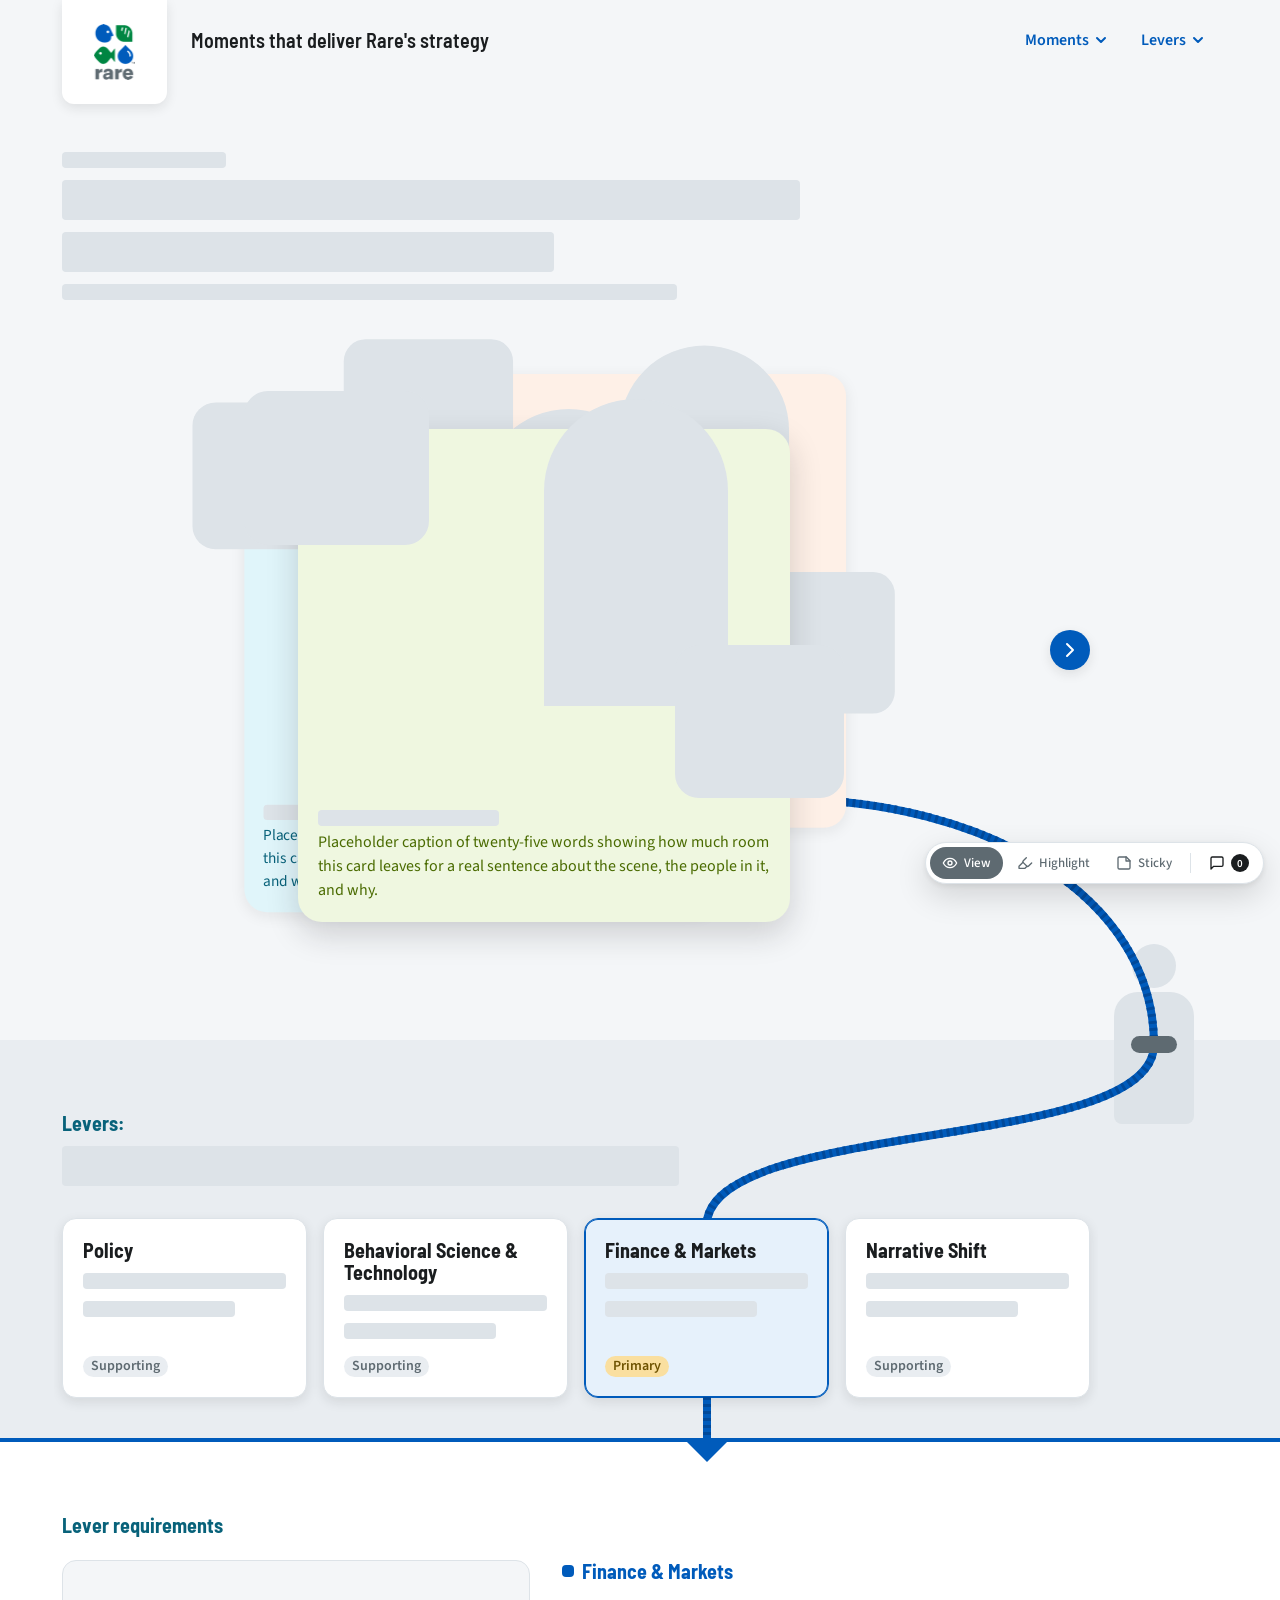
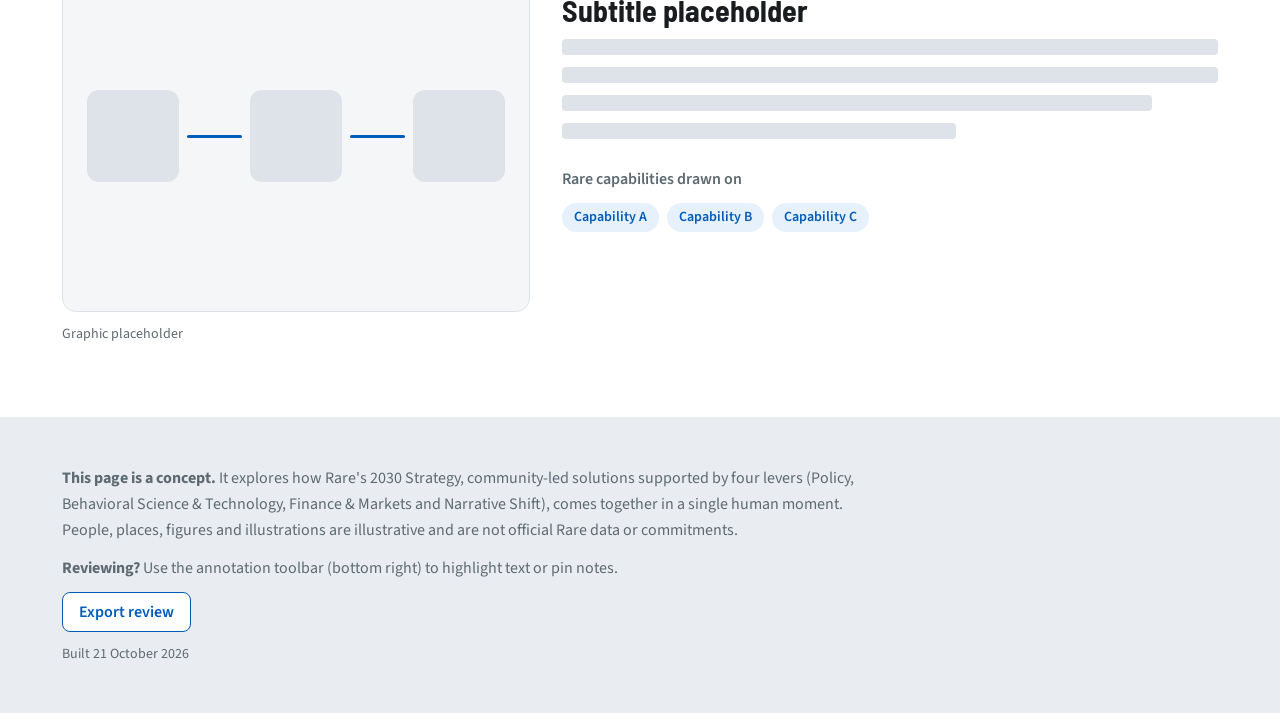
<file: moments/impact-bond-iii-launch/index.html>
<!doctype html>
<html lang="en" data-page-state="skeleton">
<head>
  <meta charset="utf-8">
  <meta name="viewport" content="width=device-width, initial-scale=1">
  <meta name="robots" content="noindex">
  <title>Impact Bond III Launch · Rare 2030 Strategy in moments</title>
  <meta name="description" content="Concept: how Rare's 2030 Strategy comes together in one human milestone moment.">
  <link rel="icon" type="image/png" href="../../assets/logo/rare-logo-rgb.png">
  <!-- Font loading is the one place a family name appears outside the token files: the
       Google Fonts URL. Every font-family declaration goes through --rare-font-family-*. -->
  <link rel="preconnect" href="https://fonts.googleapis.com">
  <link rel="preconnect" href="https://fonts.gstatic.com" crossorigin>
  <link rel="stylesheet" href="https://fonts.googleapis.com/css2?family=Barlow+Semi+Condensed:wght@600;700;800&amp;family=Source+Sans+3:wght@400;600;700&amp;display=swap&amp;subset=latin">
  <link rel="stylesheet" href="../../css/rare-core.css">
  <link rel="stylesheet" href="../../css/viz-tokens.css">
  <link rel="stylesheet" href="../../css/base.css">
  <link rel="stylesheet" href="../../css/components/nav.css">
  <link rel="stylesheet" href="../../css/components/moment.css">
  <link rel="stylesheet" href="../../css/components/orchestrator.css">
  <link rel="stylesheet" href="../../css/components/levers.css">
  <link rel="stylesheet" href="../../css/components/lever-detail.css">
  <link rel="stylesheet" href="../../css/components/footer.css">
</head>
<body data-moment="impact-bond-iii-launch">
  <a class="skip-link" href="#main">Skip to content</a>

  <header class="site-header">
    <div class="site-header__inner">
      <a class="site-header__logo-tab" href="../../">
        <img src="../../assets/logo/rare-logo-rgb.png" srcset="../../assets/logo/rare-logo-rgb.png 1x, ../../assets/logo/rare-logo-rgb@2x.png 2x" width="41" height="56" alt="Rare">
      </a>
      <p id="site-title" class="site-header__title">Moments that deliver Rare's strategy</p>
      <nav id="global-nav" class="global-nav" aria-label="Site" data-nav-root></nav>
    </div>
  </header>

  <div class="page">
    <main id="main">
      <div id="orchestration" class="orchestration">
        <section id="moment" class="panel panel--moment" aria-labelledby="moment-title">
          <div class="panel__inner">
            <div id="moment-statement" class="moment-statement">
              <h1 id="moment-title" class="visually-hidden">Impact Bond III Launch</h1>
              <span class="ph ph--bar ph--w-20" aria-hidden="true"></span>
              <span class="ph-stack" aria-hidden="true">
                <span class="ph ph--bar-lg ph--w-90"></span>
                <span class="ph ph--bar-lg ph--w-60"></span>
              </span>
              <span class="ph ph--bar ph--w-75" aria-hidden="true"></span>
            </div>

            <div id="moment-visual" class="moment-visual" role="region" aria-label="Moment scenes">
              <div class="card-stack">
                <div class="card-stack__deck">
                  <div id="card-human-nature" class="stack-card stack-card--human-nature" data-card="human-nature" data-label="" data-slot="0" data-front>
                    <div class="stack-card__backplate">
                      <div class="stack-card__scene"></div>
                      <div class="stack-card__text">
                        <p class="stack-card__label"><span class="visually-hidden">Card label placeholder</span><span class="ph ph--bar ph--w-40" aria-hidden="true"></span></p>
                        <p class="stack-card__caption">Placeholder caption of twenty-five words showing how much room this card leaves for a real sentence about the scene, the people in it, and why.</p>
                      </div>
                    </div>
                    <div class="stack-card__art">
                      <span class="stack-card__layer stack-card__layer--figure" aria-hidden="true"></span>
                      <span class="stack-card__layer stack-card__layer--overhang-start" aria-hidden="true"></span>
                      <span class="stack-card__layer stack-card__layer--overhang-end" aria-hidden="true"></span>
                    </div>
                  </div>
                  <div id="card-community" class="stack-card stack-card--community" data-card="community" data-label="" data-slot="1" aria-hidden="true" inert>
                    <div class="stack-card__backplate">
                      <div class="stack-card__scene"></div>
                      <div class="stack-card__text">
                        <p class="stack-card__label"><span class="visually-hidden">Card label placeholder</span><span class="ph ph--bar ph--w-40" aria-hidden="true"></span></p>
                        <p class="stack-card__caption">Placeholder caption of twenty-five words showing how much room this card leaves for a real sentence about the scene, the people in it, and why.</p>
                      </div>
                    </div>
                    <div class="stack-card__art">
                      <span class="stack-card__layer stack-card__layer--figure" aria-hidden="true"></span>
                      <span class="stack-card__layer stack-card__layer--overhang-start" aria-hidden="true"></span>
                      <span class="stack-card__layer stack-card__layer--overhang-end" aria-hidden="true"></span>
                    </div>
                  </div>
                  <div id="card-policy" class="stack-card stack-card--policy" data-card="policy" data-label="" data-slot="2" aria-hidden="true" inert>
                    <div class="stack-card__backplate">
                      <div class="stack-card__scene"></div>
                      <div class="stack-card__text">
                        <p class="stack-card__label"><span class="visually-hidden">Card label placeholder</span><span class="ph ph--bar ph--w-40" aria-hidden="true"></span></p>
                        <p class="stack-card__caption">Placeholder caption of twenty-five words showing how much room this card leaves for a real sentence about the scene, the people in it, and why.</p>
                      </div>
                    </div>
                    <div class="stack-card__art">
                      <span class="stack-card__layer stack-card__layer--figure" aria-hidden="true"></span>
                      <span class="stack-card__layer stack-card__layer--overhang-start" aria-hidden="true"></span>
                      <span class="stack-card__layer stack-card__layer--overhang-end" aria-hidden="true"></span>
                    </div>
                  </div>
                </div>
              </div>
              <div class="stack-controls">
                <button class="stack-next" type="button" aria-label="Rotate scenes">
                  <svg viewBox="0 0 20 20" aria-hidden="true" focusable="false"><path d="M7 4l6 6-6 6" fill="none" stroke="currentColor" stroke-width="2" stroke-linecap="round" stroke-linejoin="round"/></svg>
                </button>
                <span class="stack-next__label" aria-hidden="true">Rotate</span>
                <p class="stack-announcer visually-hidden" aria-live="polite" aria-atomic="true"></p>
              </div>
            </div>
          </div>
        </section>

        <div class="orchestration__seam">
          <figure id="orchestrator" class="orchestrator">
            <div class="orchestrator__figure" aria-hidden="true">
              <span class="orchestrator__art orchestrator__silhouette">
                <span class="orchestrator__head"></span>
                <span class="orchestrator__body"></span>
              </span>
              <span class="orchestrator__hands orchestrator__hands--ph"></span>
              <span class="orchestrator__grip" data-orchestrator-grip></span>
            </div>
            <figcaption class="visually-hidden">A Rare team member connects the levers to the moment. Rare orchestrates; local partners deliver.</figcaption>
          </figure>
        </div>

        <svg class="orchestrator-pipe" aria-hidden="true" focusable="false"></svg>

        <section id="levers" class="panel panel--levers" aria-labelledby="levers-title">
          <div class="panel__inner">
            <div class="levers-heading">
              <h2 id="levers-title" class="eyebrow levers-heading__eyebrow">Levers:<span class="visually-hidden"> heading placeholder</span></h2>
              <span class="ph ph--bar-lg ph--w-60" aria-hidden="true"></span>
            </div>
            <div class="lever-track-wrap">
              <button class="lever-scroll-btn lever-scroll-btn--prev" type="button" aria-label="Scroll levers left" tabindex="-1" hidden>
                <svg viewBox="0 0 20 20" aria-hidden="true" focusable="false"><path d="M13 4l-6 6 6 6" fill="none" stroke="currentColor" stroke-width="2" stroke-linecap="round" stroke-linejoin="round"/></svg>
              </button>
              <div class="lever-track" role="tablist" aria-labelledby="levers-title">
                <div id="lever-policy" class="lever-card" role="tab" data-lever-card="policy" aria-controls="detail-policy" aria-selected="false" tabindex="-1">
                  <p class="lever-card__title">Policy</p>
                  <p class="visually-hidden">Description placeholder.</p>
                  <span class="ph-stack" aria-hidden="true">
                    <span class="ph ph--bar ph--w-100"></span>
                    <span class="ph ph--bar ph--w-75"></span>
                  </span>
                  <p class="lever-card__meta">
                    <span class="sig-tag sig-tag--supporting">Supporting</span>
                  </p>
                </div>
                <div id="lever-behavior-tech" class="lever-card" role="tab" data-lever-card="behavior-tech" aria-controls="detail-behavior-tech" aria-selected="false" tabindex="-1">
                  <p class="lever-card__title">Behavioral Science &amp; Technology</p>
                  <p class="visually-hidden">Description placeholder.</p>
                  <span class="ph-stack" aria-hidden="true">
                    <span class="ph ph--bar ph--w-100"></span>
                    <span class="ph ph--bar ph--w-75"></span>
                  </span>
                  <p class="lever-card__meta">
                    <span class="sig-tag sig-tag--supporting">Supporting</span>
                  </p>
                </div>
                <div id="lever-finance-markets" class="lever-card" role="tab" data-lever-card="finance-markets" aria-controls="detail-finance-markets" aria-selected="true" tabindex="0">
                  <p class="lever-card__title">Finance &amp; Markets</p>
                  <p class="visually-hidden">Description placeholder.</p>
                  <span class="ph-stack" aria-hidden="true">
                    <span class="ph ph--bar ph--w-100"></span>
                    <span class="ph ph--bar ph--w-75"></span>
                  </span>
                  <p class="lever-card__meta">
                    <span class="sig-tag sig-tag--primary">Primary</span>
                  </p>
                </div>
                <div id="lever-narrative" class="lever-card" role="tab" data-lever-card="narrative" aria-controls="detail-narrative" aria-selected="false" tabindex="-1">
                  <p class="lever-card__title">Narrative Shift</p>
                  <p class="visually-hidden">Description placeholder.</p>
                  <span class="ph-stack" aria-hidden="true">
                    <span class="ph ph--bar ph--w-100"></span>
                    <span class="ph ph--bar ph--w-75"></span>
                  </span>
                  <p class="lever-card__meta">
                    <span class="sig-tag sig-tag--supporting">Supporting</span>
                  </p>
                </div>
              </div>
              <button class="lever-scroll-btn lever-scroll-btn--next" type="button" aria-label="Scroll levers right" tabindex="-1" hidden>
                <svg viewBox="0 0 20 20" aria-hidden="true" focusable="false"><path d="M7 4l6 6-6 6" fill="none" stroke="currentColor" stroke-width="2" stroke-linecap="round" stroke-linejoin="round"/></svg>
              </button>
            </div>
          </div>
        </section>
      </div>

      <section id="lever-detail" class="panel panel--detail" aria-labelledby="lever-detail-title" tabindex="-1">
        <div class="panel__inner">
          <h2 id="lever-detail-title" class="eyebrow lever-detail__heading">Lever requirements</h2>
          <div class="lever-detail-panels">
            <div id="detail-policy" class="lever-detail-panel" role="tabpanel" data-lever-detail="policy" aria-labelledby="lever-policy" tabindex="0" hidden>
              <figure class="lever-detail__graphic">
                <div class="lever-detail__graphic-box" aria-hidden="true">
                  <span class="ph lever-detail__node"></span>
                  <span class="lever-detail__flow"></span>
                  <span class="ph lever-detail__node"></span>
                  <span class="lever-detail__flow"></span>
                  <span class="ph lever-detail__node"></span>
                </div>
                <figcaption class="lever-detail__caption">Graphic placeholder</figcaption>
              </figure>
              <div class="lever-detail__text">
                <p class="lever-detail__lever">Policy</p>
                <h3 class="lever-detail__subtitle">Subtitle placeholder</h3>
                <p class="visually-hidden">Description placeholder.</p>
                <span class="ph-stack" aria-hidden="true">
                  <span class="ph ph--bar ph--w-100"></span>
                  <span class="ph ph--bar ph--w-100"></span>
                  <span class="ph ph--bar ph--w-90"></span>
                  <span class="ph ph--bar ph--w-60"></span>
                </span>
                <p class="lever-detail__chips-label">Rare capabilities drawn on</p>
                <ul class="lever-detail__chips">
                  <li class="chip">Capability A</li>
                  <li class="chip">Capability B</li>
                  <li class="chip">Capability C</li>
                </ul>
              </div>
            </div>
            <div id="detail-behavior-tech" class="lever-detail-panel" role="tabpanel" data-lever-detail="behavior-tech" aria-labelledby="lever-behavior-tech" tabindex="0" hidden>
              <figure class="lever-detail__graphic">
                <div class="lever-detail__graphic-box" aria-hidden="true">
                  <span class="ph lever-detail__node"></span>
                  <span class="lever-detail__flow"></span>
                  <span class="ph lever-detail__node"></span>
                  <span class="lever-detail__flow"></span>
                  <span class="ph lever-detail__node"></span>
                </div>
                <figcaption class="lever-detail__caption">Graphic placeholder</figcaption>
              </figure>
              <div class="lever-detail__text">
                <p class="lever-detail__lever">Behavioral Science &amp; Technology</p>
                <h3 class="lever-detail__subtitle">Subtitle placeholder</h3>
                <p class="visually-hidden">Description placeholder.</p>
                <span class="ph-stack" aria-hidden="true">
                  <span class="ph ph--bar ph--w-100"></span>
                  <span class="ph ph--bar ph--w-100"></span>
                  <span class="ph ph--bar ph--w-90"></span>
                  <span class="ph ph--bar ph--w-60"></span>
                </span>
                <p class="lever-detail__chips-label">Rare capabilities drawn on</p>
                <ul class="lever-detail__chips">
                  <li class="chip">Capability A</li>
                  <li class="chip">Capability B</li>
                  <li class="chip">Capability C</li>
                </ul>
              </div>
            </div>
            <div id="detail-finance-markets" class="lever-detail-panel" role="tabpanel" data-lever-detail="finance-markets" aria-labelledby="lever-finance-markets" tabindex="0">
              <figure class="lever-detail__graphic">
                <div class="lever-detail__graphic-box" aria-hidden="true">
                  <span class="ph lever-detail__node"></span>
                  <span class="lever-detail__flow"></span>
                  <span class="ph lever-detail__node"></span>
                  <span class="lever-detail__flow"></span>
                  <span class="ph lever-detail__node"></span>
                </div>
                <figcaption class="lever-detail__caption">Graphic placeholder</figcaption>
              </figure>
              <div class="lever-detail__text">
                <p class="lever-detail__lever">Finance &amp; Markets</p>
                <h3 class="lever-detail__subtitle">Subtitle placeholder</h3>
                <p class="visually-hidden">Description placeholder.</p>
                <span class="ph-stack" aria-hidden="true">
                  <span class="ph ph--bar ph--w-100"></span>
                  <span class="ph ph--bar ph--w-100"></span>
                  <span class="ph ph--bar ph--w-90"></span>
                  <span class="ph ph--bar ph--w-60"></span>
                </span>
                <p class="lever-detail__chips-label">Rare capabilities drawn on</p>
                <ul class="lever-detail__chips">
                  <li class="chip">Capability A</li>
                  <li class="chip">Capability B</li>
                  <li class="chip">Capability C</li>
                </ul>
              </div>
            </div>
            <div id="detail-narrative" class="lever-detail-panel" role="tabpanel" data-lever-detail="narrative" aria-labelledby="lever-narrative" tabindex="0" hidden>
              <figure class="lever-detail__graphic">
                <div class="lever-detail__graphic-box" aria-hidden="true">
                  <span class="ph lever-detail__node"></span>
                  <span class="lever-detail__flow"></span>
                  <span class="ph lever-detail__node"></span>
                  <span class="lever-detail__flow"></span>
                  <span class="ph lever-detail__node"></span>
                </div>
                <figcaption class="lever-detail__caption">Graphic placeholder</figcaption>
              </figure>
              <div class="lever-detail__text">
                <p class="lever-detail__lever">Narrative Shift</p>
                <h3 class="lever-detail__subtitle">Subtitle placeholder</h3>
                <p class="visually-hidden">Description placeholder.</p>
                <span class="ph-stack" aria-hidden="true">
                  <span class="ph ph--bar ph--w-100"></span>
                  <span class="ph ph--bar ph--w-100"></span>
                  <span class="ph ph--bar ph--w-90"></span>
                  <span class="ph ph--bar ph--w-60"></span>
                </span>
                <p class="lever-detail__chips-label">Rare capabilities drawn on</p>
                <ul class="lever-detail__chips">
                  <li class="chip">Capability A</li>
                  <li class="chip">Capability B</li>
                  <li class="chip">Capability C</li>
                </ul>
              </div>
            </div>
          </div>
        </div>
      </section>
    </main>

    <footer id="site-footer" class="site-footer">
      <div class="panel__inner">
        <div class="site-footer__inner">
          <p class="site-footer__note"><strong>This page is a concept.</strong> It explores how Rare's 2030 Strategy, community-led solutions supported by four levers (Policy, Behavioral Science &amp; Technology, Finance &amp; Markets and Narrative Shift), comes together in a single human moment. People, places, figures and illustrations are illustrative and are not official Rare data or commitments.</p>
          <p><strong>Reviewing?</strong> Use the annotation toolbar (bottom right) to highlight text or pin notes.</p>
          <p class="site-footer__meta">Built 21 October 2026</p>
        </div>
      </div>
    </footer>
  </div>

  <script type="module" src="../../js/nav.js"></script>
  <script type="module" src="../../js/levers.js"></script>
  <script type="module" src="../../js/card-stack.js"></script>
  <script type="module" src="../../js/orchestrator.js"></script>
  <script type="module" src="../../js/annotate.js"></script>
</body>
</html>
</file>
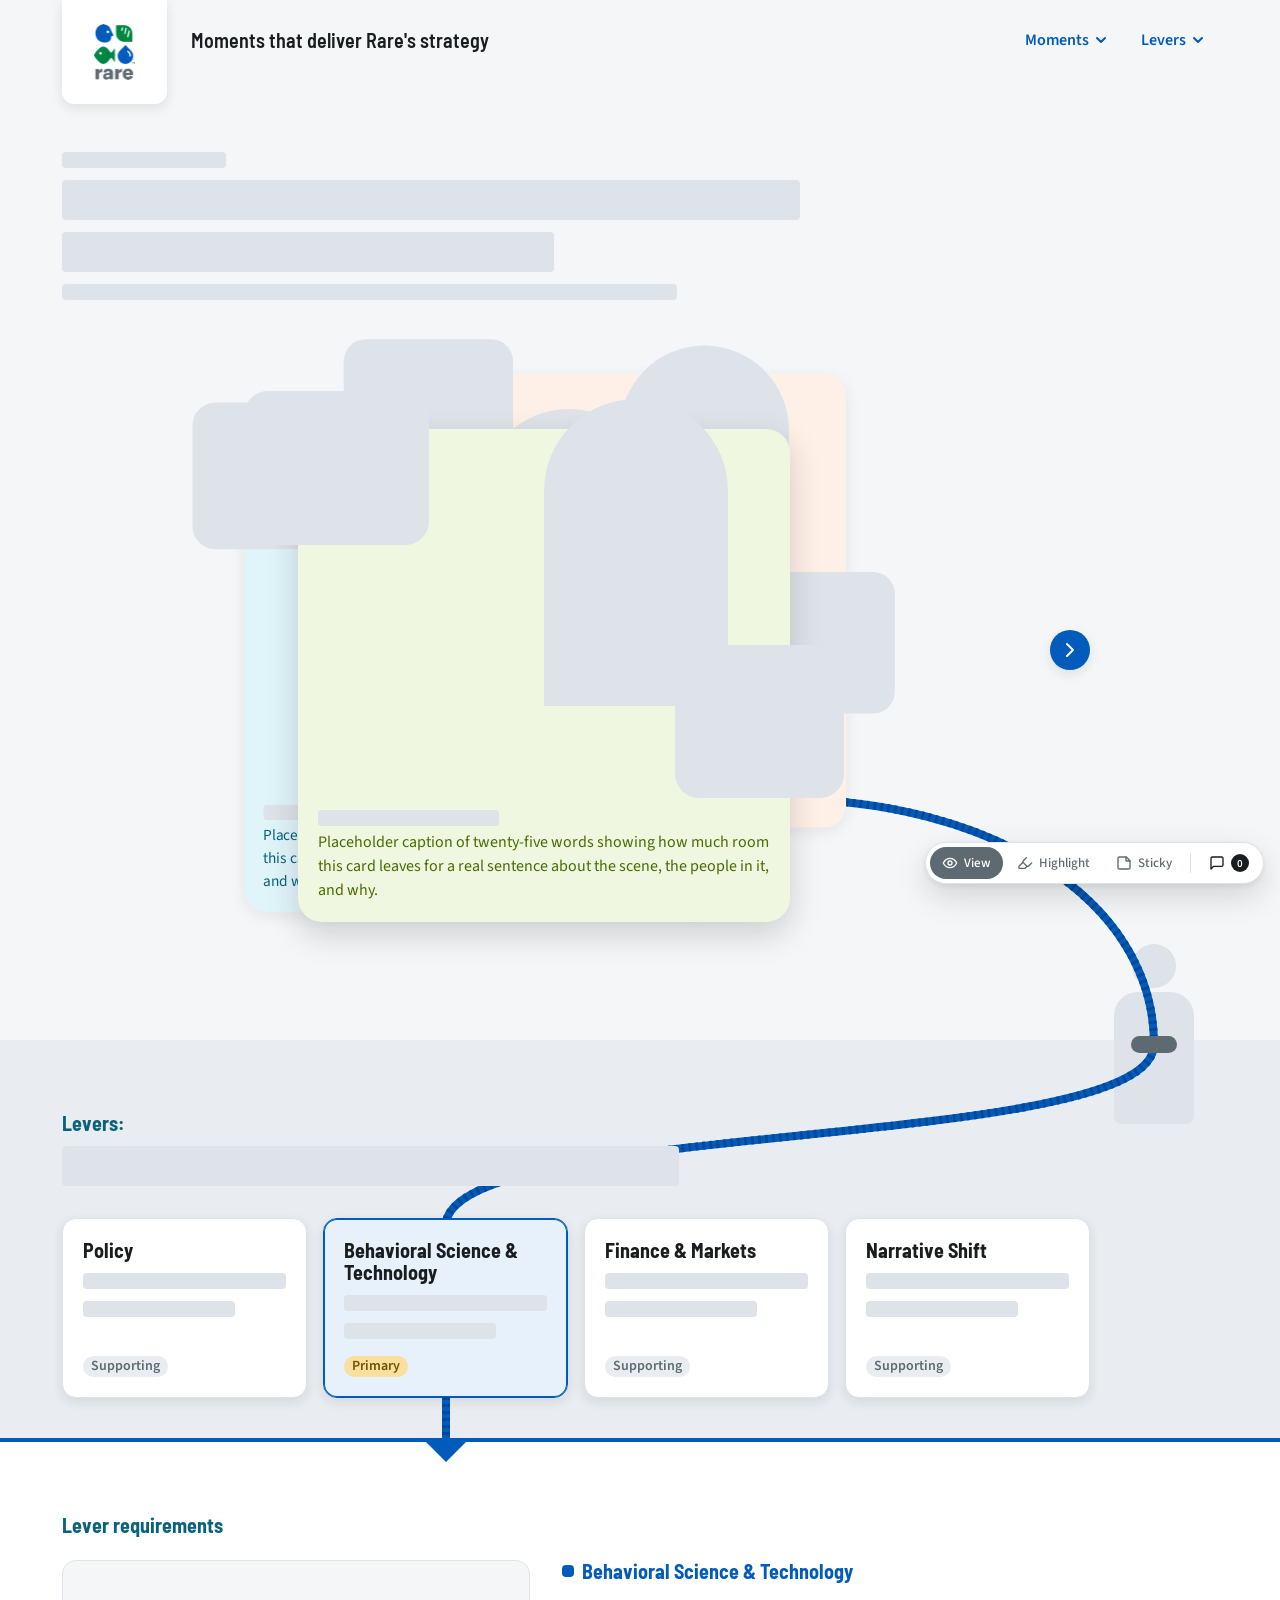
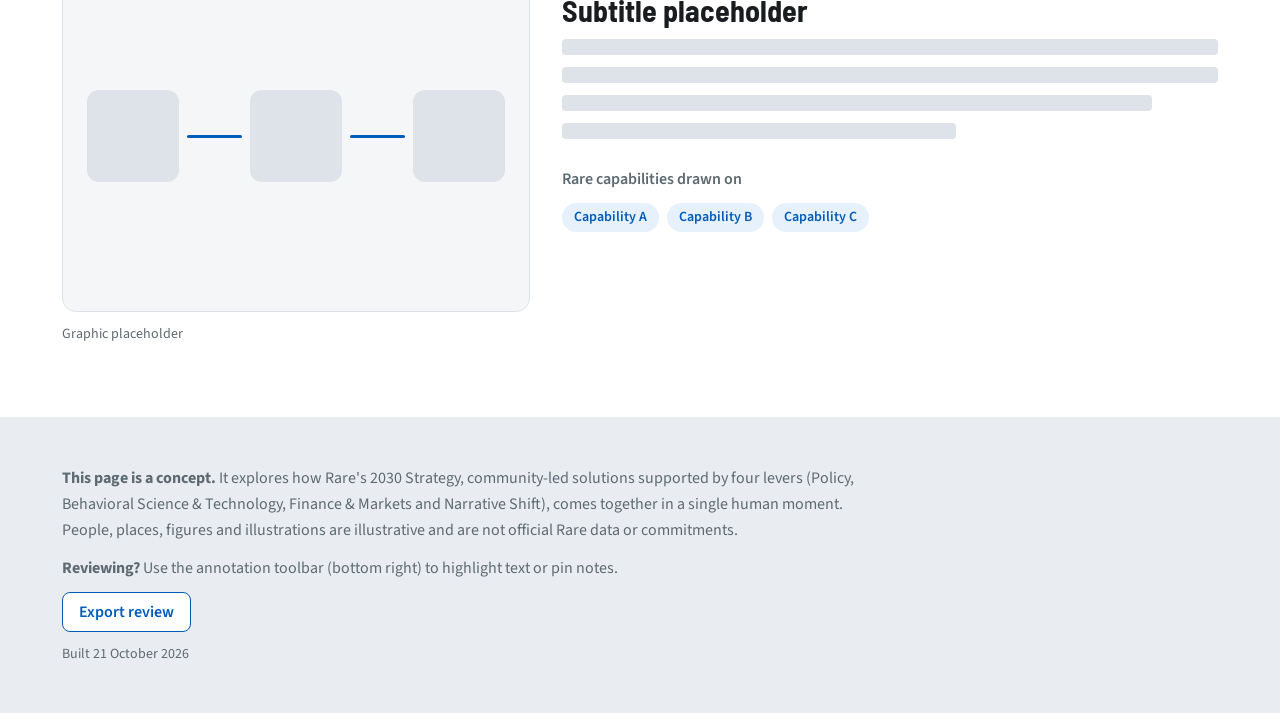
<file: moments/local-training-partner-led/index.html>
<!doctype html>
<html lang="en" data-page-state="skeleton">
<head>
  <meta charset="utf-8">
  <meta name="viewport" content="width=device-width, initial-scale=1">
  <meta name="robots" content="noindex">
  <title>Local Training: Partner-Led · Rare 2030 Strategy in moments</title>
  <meta name="description" content="Concept: how Rare's 2030 Strategy comes together in one human milestone moment.">
  <link rel="icon" type="image/png" href="../../assets/logo/rare-logo-rgb.png">
  <!-- Font loading is the one place a family name appears outside the token files: the
       Google Fonts URL. Every font-family declaration goes through --rare-font-family-*. -->
  <link rel="preconnect" href="https://fonts.googleapis.com">
  <link rel="preconnect" href="https://fonts.gstatic.com" crossorigin>
  <link rel="stylesheet" href="https://fonts.googleapis.com/css2?family=Barlow+Semi+Condensed:wght@600;700;800&amp;family=Source+Sans+3:wght@400;600;700&amp;display=swap&amp;subset=latin">
  <link rel="stylesheet" href="../../css/rare-core.css">
  <link rel="stylesheet" href="../../css/viz-tokens.css">
  <link rel="stylesheet" href="../../css/base.css">
  <link rel="stylesheet" href="../../css/components/nav.css">
  <link rel="stylesheet" href="../../css/components/moment.css">
  <link rel="stylesheet" href="../../css/components/orchestrator.css">
  <link rel="stylesheet" href="../../css/components/levers.css">
  <link rel="stylesheet" href="../../css/components/lever-detail.css">
  <link rel="stylesheet" href="../../css/components/footer.css">
</head>
<body data-moment="local-training-partner-led">
  <a class="skip-link" href="#main">Skip to content</a>

  <header class="site-header">
    <div class="site-header__inner">
      <a class="site-header__logo-tab" href="../../">
        <img src="../../assets/logo/rare-logo-rgb.png" srcset="../../assets/logo/rare-logo-rgb.png 1x, ../../assets/logo/rare-logo-rgb@2x.png 2x" width="41" height="56" alt="Rare">
      </a>
      <p id="site-title" class="site-header__title">Moments that deliver Rare's strategy</p>
      <nav id="global-nav" class="global-nav" aria-label="Site" data-nav-root></nav>
    </div>
  </header>

  <div class="page">
    <main id="main">
      <div id="orchestration" class="orchestration">
        <section id="moment" class="panel panel--moment" aria-labelledby="moment-title">
          <div class="panel__inner">
            <div id="moment-statement" class="moment-statement">
              <h1 id="moment-title" class="visually-hidden">Local Training: Partner-Led</h1>
              <span class="ph ph--bar ph--w-20" aria-hidden="true"></span>
              <span class="ph-stack" aria-hidden="true">
                <span class="ph ph--bar-lg ph--w-90"></span>
                <span class="ph ph--bar-lg ph--w-60"></span>
              </span>
              <span class="ph ph--bar ph--w-75" aria-hidden="true"></span>
            </div>

            <div id="moment-visual" class="moment-visual" role="region" aria-label="Moment scenes">
              <div class="card-stack">
                <div class="card-stack__deck">
                  <div id="card-human-nature" class="stack-card stack-card--human-nature" data-card="human-nature" data-label="" data-slot="0" data-front>
                    <div class="stack-card__backplate">
                      <div class="stack-card__scene"></div>
                      <div class="stack-card__text">
                        <p class="stack-card__label"><span class="visually-hidden">Card label placeholder</span><span class="ph ph--bar ph--w-40" aria-hidden="true"></span></p>
                        <p class="stack-card__caption">Placeholder caption of twenty-five words showing how much room this card leaves for a real sentence about the scene, the people in it, and why.</p>
                      </div>
                    </div>
                    <div class="stack-card__art">
                      <span class="stack-card__layer stack-card__layer--figure" aria-hidden="true"></span>
                      <span class="stack-card__layer stack-card__layer--overhang-start" aria-hidden="true"></span>
                      <span class="stack-card__layer stack-card__layer--overhang-end" aria-hidden="true"></span>
                    </div>
                  </div>
                  <div id="card-community" class="stack-card stack-card--community" data-card="community" data-label="" data-slot="1" aria-hidden="true" inert>
                    <div class="stack-card__backplate">
                      <div class="stack-card__scene"></div>
                      <div class="stack-card__text">
                        <p class="stack-card__label"><span class="visually-hidden">Card label placeholder</span><span class="ph ph--bar ph--w-40" aria-hidden="true"></span></p>
                        <p class="stack-card__caption">Placeholder caption of twenty-five words showing how much room this card leaves for a real sentence about the scene, the people in it, and why.</p>
                      </div>
                    </div>
                    <div class="stack-card__art">
                      <span class="stack-card__layer stack-card__layer--figure" aria-hidden="true"></span>
                      <span class="stack-card__layer stack-card__layer--overhang-start" aria-hidden="true"></span>
                      <span class="stack-card__layer stack-card__layer--overhang-end" aria-hidden="true"></span>
                    </div>
                  </div>
                  <div id="card-policy" class="stack-card stack-card--policy" data-card="policy" data-label="" data-slot="2" aria-hidden="true" inert>
                    <div class="stack-card__backplate">
                      <div class="stack-card__scene"></div>
                      <div class="stack-card__text">
                        <p class="stack-card__label"><span class="visually-hidden">Card label placeholder</span><span class="ph ph--bar ph--w-40" aria-hidden="true"></span></p>
                        <p class="stack-card__caption">Placeholder caption of twenty-five words showing how much room this card leaves for a real sentence about the scene, the people in it, and why.</p>
                      </div>
                    </div>
                    <div class="stack-card__art">
                      <span class="stack-card__layer stack-card__layer--figure" aria-hidden="true"></span>
                      <span class="stack-card__layer stack-card__layer--overhang-start" aria-hidden="true"></span>
                      <span class="stack-card__layer stack-card__layer--overhang-end" aria-hidden="true"></span>
                    </div>
                  </div>
                </div>
              </div>
              <div class="stack-controls">
                <button class="stack-next" type="button" aria-label="Rotate scenes">
                  <svg viewBox="0 0 20 20" aria-hidden="true" focusable="false"><path d="M7 4l6 6-6 6" fill="none" stroke="currentColor" stroke-width="2" stroke-linecap="round" stroke-linejoin="round"/></svg>
                </button>
                <span class="stack-next__label" aria-hidden="true">Rotate</span>
                <p class="stack-announcer visually-hidden" aria-live="polite" aria-atomic="true"></p>
              </div>
            </div>
          </div>
        </section>

        <div class="orchestration__seam">
          <figure id="orchestrator" class="orchestrator">
            <div class="orchestrator__figure" aria-hidden="true">
              <span class="orchestrator__art orchestrator__silhouette">
                <span class="orchestrator__head"></span>
                <span class="orchestrator__body"></span>
              </span>
              <span class="orchestrator__hands orchestrator__hands--ph"></span>
              <span class="orchestrator__grip" data-orchestrator-grip></span>
            </div>
            <figcaption class="visually-hidden">A Rare team member connects the levers to the moment. Rare orchestrates; local partners deliver.</figcaption>
          </figure>
        </div>

        <svg class="orchestrator-pipe" aria-hidden="true" focusable="false"></svg>

        <section id="levers" class="panel panel--levers" aria-labelledby="levers-title">
          <div class="panel__inner">
            <div class="levers-heading">
              <h2 id="levers-title" class="eyebrow levers-heading__eyebrow">Levers:<span class="visually-hidden"> heading placeholder</span></h2>
              <span class="ph ph--bar-lg ph--w-60" aria-hidden="true"></span>
            </div>
            <div class="lever-track-wrap">
              <button class="lever-scroll-btn lever-scroll-btn--prev" type="button" aria-label="Scroll levers left" tabindex="-1" hidden>
                <svg viewBox="0 0 20 20" aria-hidden="true" focusable="false"><path d="M13 4l-6 6 6 6" fill="none" stroke="currentColor" stroke-width="2" stroke-linecap="round" stroke-linejoin="round"/></svg>
              </button>
              <div class="lever-track" role="tablist" aria-labelledby="levers-title">
                <div id="lever-policy" class="lever-card" role="tab" data-lever-card="policy" aria-controls="detail-policy" aria-selected="false" tabindex="-1">
                  <p class="lever-card__title">Policy</p>
                  <p class="visually-hidden">Description placeholder.</p>
                  <span class="ph-stack" aria-hidden="true">
                    <span class="ph ph--bar ph--w-100"></span>
                    <span class="ph ph--bar ph--w-75"></span>
                  </span>
                  <p class="lever-card__meta">
                    <span class="sig-tag sig-tag--supporting">Supporting</span>
                  </p>
                </div>
                <div id="lever-behavior-tech" class="lever-card" role="tab" data-lever-card="behavior-tech" aria-controls="detail-behavior-tech" aria-selected="true" tabindex="0">
                  <p class="lever-card__title">Behavioral Science &amp; Technology</p>
                  <p class="visually-hidden">Description placeholder.</p>
                  <span class="ph-stack" aria-hidden="true">
                    <span class="ph ph--bar ph--w-100"></span>
                    <span class="ph ph--bar ph--w-75"></span>
                  </span>
                  <p class="lever-card__meta">
                    <span class="sig-tag sig-tag--primary">Primary</span>
                  </p>
                </div>
                <div id="lever-finance-markets" class="lever-card" role="tab" data-lever-card="finance-markets" aria-controls="detail-finance-markets" aria-selected="false" tabindex="-1">
                  <p class="lever-card__title">Finance &amp; Markets</p>
                  <p class="visually-hidden">Description placeholder.</p>
                  <span class="ph-stack" aria-hidden="true">
                    <span class="ph ph--bar ph--w-100"></span>
                    <span class="ph ph--bar ph--w-75"></span>
                  </span>
                  <p class="lever-card__meta">
                    <span class="sig-tag sig-tag--supporting">Supporting</span>
                  </p>
                </div>
                <div id="lever-narrative" class="lever-card" role="tab" data-lever-card="narrative" aria-controls="detail-narrative" aria-selected="false" tabindex="-1">
                  <p class="lever-card__title">Narrative Shift</p>
                  <p class="visually-hidden">Description placeholder.</p>
                  <span class="ph-stack" aria-hidden="true">
                    <span class="ph ph--bar ph--w-100"></span>
                    <span class="ph ph--bar ph--w-75"></span>
                  </span>
                  <p class="lever-card__meta">
                    <span class="sig-tag sig-tag--supporting">Supporting</span>
                  </p>
                </div>
              </div>
              <button class="lever-scroll-btn lever-scroll-btn--next" type="button" aria-label="Scroll levers right" tabindex="-1" hidden>
                <svg viewBox="0 0 20 20" aria-hidden="true" focusable="false"><path d="M7 4l6 6-6 6" fill="none" stroke="currentColor" stroke-width="2" stroke-linecap="round" stroke-linejoin="round"/></svg>
              </button>
            </div>
          </div>
        </section>
      </div>

      <section id="lever-detail" class="panel panel--detail" aria-labelledby="lever-detail-title" tabindex="-1">
        <div class="panel__inner">
          <h2 id="lever-detail-title" class="eyebrow lever-detail__heading">Lever requirements</h2>
          <div class="lever-detail-panels">
            <div id="detail-policy" class="lever-detail-panel" role="tabpanel" data-lever-detail="policy" aria-labelledby="lever-policy" tabindex="0" hidden>
              <figure class="lever-detail__graphic">
                <div class="lever-detail__graphic-box" aria-hidden="true">
                  <span class="ph lever-detail__node"></span>
                  <span class="lever-detail__flow"></span>
                  <span class="ph lever-detail__node"></span>
                  <span class="lever-detail__flow"></span>
                  <span class="ph lever-detail__node"></span>
                </div>
                <figcaption class="lever-detail__caption">Graphic placeholder</figcaption>
              </figure>
              <div class="lever-detail__text">
                <p class="lever-detail__lever">Policy</p>
                <h3 class="lever-detail__subtitle">Subtitle placeholder</h3>
                <p class="visually-hidden">Description placeholder.</p>
                <span class="ph-stack" aria-hidden="true">
                  <span class="ph ph--bar ph--w-100"></span>
                  <span class="ph ph--bar ph--w-100"></span>
                  <span class="ph ph--bar ph--w-90"></span>
                  <span class="ph ph--bar ph--w-60"></span>
                </span>
                <p class="lever-detail__chips-label">Rare capabilities drawn on</p>
                <ul class="lever-detail__chips">
                  <li class="chip">Capability A</li>
                  <li class="chip">Capability B</li>
                  <li class="chip">Capability C</li>
                </ul>
              </div>
            </div>
            <div id="detail-behavior-tech" class="lever-detail-panel" role="tabpanel" data-lever-detail="behavior-tech" aria-labelledby="lever-behavior-tech" tabindex="0">
              <figure class="lever-detail__graphic">
                <div class="lever-detail__graphic-box" aria-hidden="true">
                  <span class="ph lever-detail__node"></span>
                  <span class="lever-detail__flow"></span>
                  <span class="ph lever-detail__node"></span>
                  <span class="lever-detail__flow"></span>
                  <span class="ph lever-detail__node"></span>
                </div>
                <figcaption class="lever-detail__caption">Graphic placeholder</figcaption>
              </figure>
              <div class="lever-detail__text">
                <p class="lever-detail__lever">Behavioral Science &amp; Technology</p>
                <h3 class="lever-detail__subtitle">Subtitle placeholder</h3>
                <p class="visually-hidden">Description placeholder.</p>
                <span class="ph-stack" aria-hidden="true">
                  <span class="ph ph--bar ph--w-100"></span>
                  <span class="ph ph--bar ph--w-100"></span>
                  <span class="ph ph--bar ph--w-90"></span>
                  <span class="ph ph--bar ph--w-60"></span>
                </span>
                <p class="lever-detail__chips-label">Rare capabilities drawn on</p>
                <ul class="lever-detail__chips">
                  <li class="chip">Capability A</li>
                  <li class="chip">Capability B</li>
                  <li class="chip">Capability C</li>
                </ul>
              </div>
            </div>
            <div id="detail-finance-markets" class="lever-detail-panel" role="tabpanel" data-lever-detail="finance-markets" aria-labelledby="lever-finance-markets" tabindex="0" hidden>
              <figure class="lever-detail__graphic">
                <div class="lever-detail__graphic-box" aria-hidden="true">
                  <span class="ph lever-detail__node"></span>
                  <span class="lever-detail__flow"></span>
                  <span class="ph lever-detail__node"></span>
                  <span class="lever-detail__flow"></span>
                  <span class="ph lever-detail__node"></span>
                </div>
                <figcaption class="lever-detail__caption">Graphic placeholder</figcaption>
              </figure>
              <div class="lever-detail__text">
                <p class="lever-detail__lever">Finance &amp; Markets</p>
                <h3 class="lever-detail__subtitle">Subtitle placeholder</h3>
                <p class="visually-hidden">Description placeholder.</p>
                <span class="ph-stack" aria-hidden="true">
                  <span class="ph ph--bar ph--w-100"></span>
                  <span class="ph ph--bar ph--w-100"></span>
                  <span class="ph ph--bar ph--w-90"></span>
                  <span class="ph ph--bar ph--w-60"></span>
                </span>
                <p class="lever-detail__chips-label">Rare capabilities drawn on</p>
                <ul class="lever-detail__chips">
                  <li class="chip">Capability A</li>
                  <li class="chip">Capability B</li>
                  <li class="chip">Capability C</li>
                </ul>
              </div>
            </div>
            <div id="detail-narrative" class="lever-detail-panel" role="tabpanel" data-lever-detail="narrative" aria-labelledby="lever-narrative" tabindex="0" hidden>
              <figure class="lever-detail__graphic">
                <div class="lever-detail__graphic-box" aria-hidden="true">
                  <span class="ph lever-detail__node"></span>
                  <span class="lever-detail__flow"></span>
                  <span class="ph lever-detail__node"></span>
                  <span class="lever-detail__flow"></span>
                  <span class="ph lever-detail__node"></span>
                </div>
                <figcaption class="lever-detail__caption">Graphic placeholder</figcaption>
              </figure>
              <div class="lever-detail__text">
                <p class="lever-detail__lever">Narrative Shift</p>
                <h3 class="lever-detail__subtitle">Subtitle placeholder</h3>
                <p class="visually-hidden">Description placeholder.</p>
                <span class="ph-stack" aria-hidden="true">
                  <span class="ph ph--bar ph--w-100"></span>
                  <span class="ph ph--bar ph--w-100"></span>
                  <span class="ph ph--bar ph--w-90"></span>
                  <span class="ph ph--bar ph--w-60"></span>
                </span>
                <p class="lever-detail__chips-label">Rare capabilities drawn on</p>
                <ul class="lever-detail__chips">
                  <li class="chip">Capability A</li>
                  <li class="chip">Capability B</li>
                  <li class="chip">Capability C</li>
                </ul>
              </div>
            </div>
          </div>
        </div>
      </section>
    </main>

    <footer id="site-footer" class="site-footer">
      <div class="panel__inner">
        <div class="site-footer__inner">
          <p class="site-footer__note"><strong>This page is a concept.</strong> It explores how Rare's 2030 Strategy, community-led solutions supported by four levers (Policy, Behavioral Science &amp; Technology, Finance &amp; Markets and Narrative Shift), comes together in a single human moment. People, places, figures and illustrations are illustrative and are not official Rare data or commitments.</p>
          <p><strong>Reviewing?</strong> Use the annotation toolbar (bottom right) to highlight text or pin notes.</p>
          <p class="site-footer__meta">Built 21 October 2026</p>
        </div>
      </div>
    </footer>
  </div>

  <script type="module" src="../../js/nav.js"></script>
  <script type="module" src="../../js/levers.js"></script>
  <script type="module" src="../../js/card-stack.js"></script>
  <script type="module" src="../../js/orchestrator.js"></script>
  <script type="module" src="../../js/annotate.js"></script>
</body>
</html>
</file>
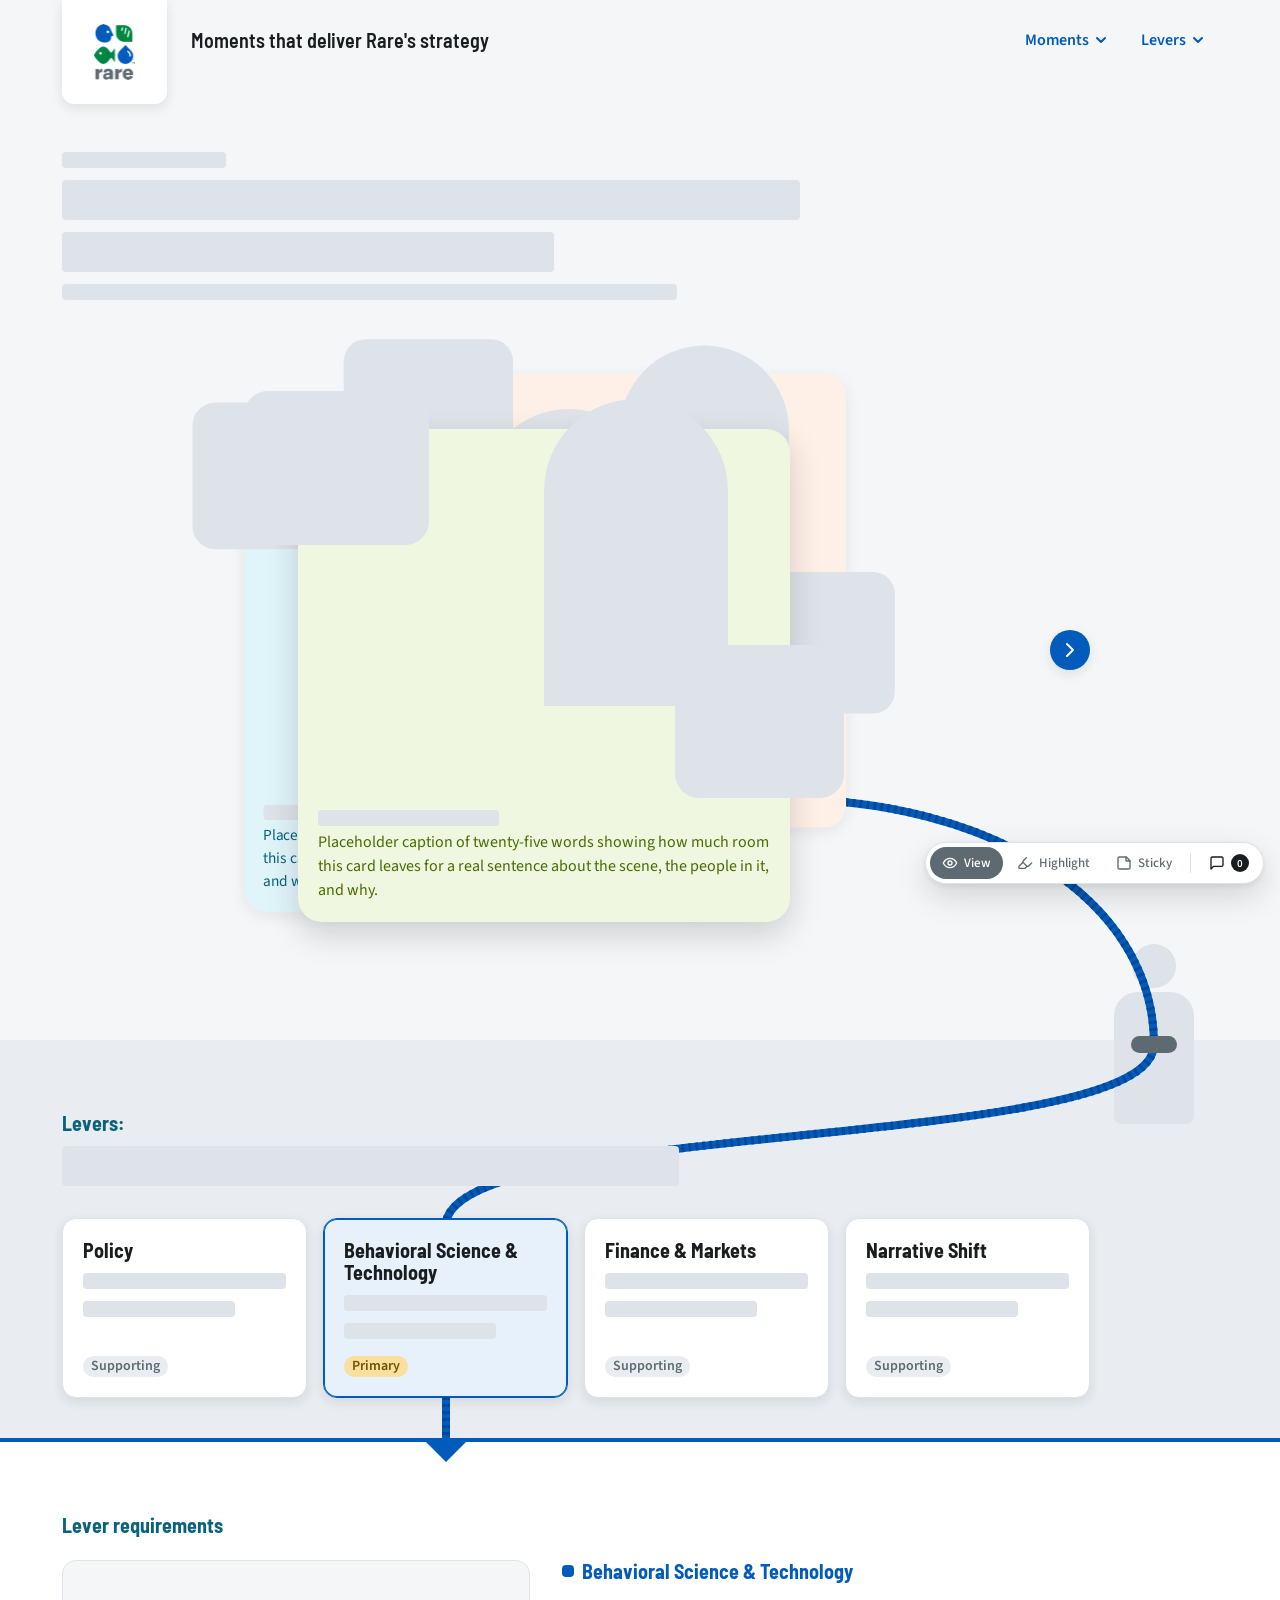
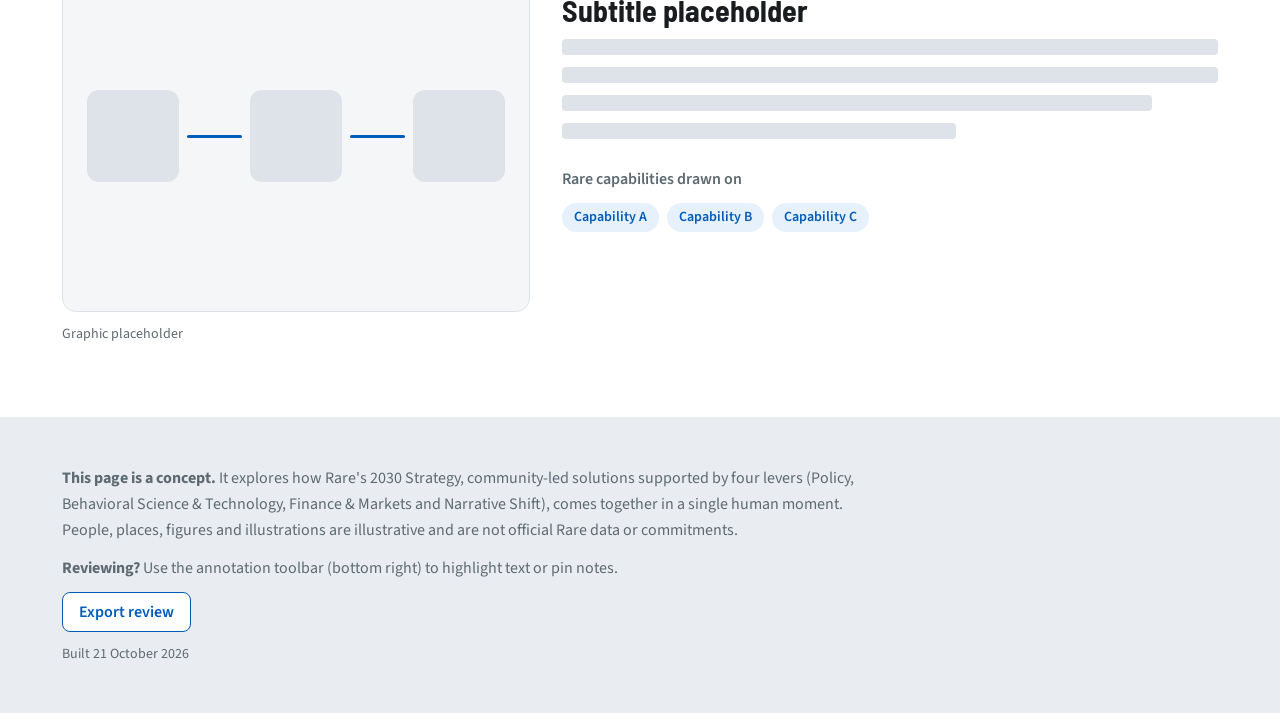
<file: moments/ngo-partner-credits-bda/index.html>
<!doctype html>
<html lang="en" data-page-state="skeleton">
<head>
  <meta charset="utf-8">
  <meta name="viewport" content="width=device-width, initial-scale=1">
  <meta name="robots" content="noindex">
  <title>NGO partner credits Behavioral Design Agent · Rare 2030 Strategy in moments</title>
  <meta name="description" content="Concept: how Rare's 2030 Strategy comes together in one human milestone moment.">
  <link rel="icon" type="image/png" href="../../assets/logo/rare-logo-rgb.png">
  <!-- Font loading is the one place a family name appears outside the token files: the
       Google Fonts URL. Every font-family declaration goes through --rare-font-family-*. -->
  <link rel="preconnect" href="https://fonts.googleapis.com">
  <link rel="preconnect" href="https://fonts.gstatic.com" crossorigin>
  <link rel="stylesheet" href="https://fonts.googleapis.com/css2?family=Barlow+Semi+Condensed:wght@600;700;800&amp;family=Source+Sans+3:wght@400;600;700&amp;display=swap&amp;subset=latin">
  <link rel="stylesheet" href="../../css/rare-core.css">
  <link rel="stylesheet" href="../../css/viz-tokens.css">
  <link rel="stylesheet" href="../../css/base.css">
  <link rel="stylesheet" href="../../css/components/nav.css">
  <link rel="stylesheet" href="../../css/components/moment.css">
  <link rel="stylesheet" href="../../css/components/orchestrator.css">
  <link rel="stylesheet" href="../../css/components/levers.css">
  <link rel="stylesheet" href="../../css/components/lever-detail.css">
  <link rel="stylesheet" href="../../css/components/footer.css">
</head>
<body data-moment="ngo-partner-credits-bda">
  <a class="skip-link" href="#main">Skip to content</a>

  <header class="site-header">
    <div class="site-header__inner">
      <a class="site-header__logo-tab" href="../../">
        <img src="../../assets/logo/rare-logo-rgb.png" srcset="../../assets/logo/rare-logo-rgb.png 1x, ../../assets/logo/rare-logo-rgb@2x.png 2x" width="41" height="56" alt="Rare">
      </a>
      <p id="site-title" class="site-header__title">Moments that deliver Rare's strategy</p>
      <nav id="global-nav" class="global-nav" aria-label="Site" data-nav-root></nav>
    </div>
  </header>

  <div class="page">
    <main id="main">
      <div id="orchestration" class="orchestration">
        <section id="moment" class="panel panel--moment" aria-labelledby="moment-title">
          <div class="panel__inner">
            <div id="moment-statement" class="moment-statement">
              <h1 id="moment-title" class="visually-hidden">NGO partner credits Behavioral Design Agent</h1>
              <span class="ph ph--bar ph--w-20" aria-hidden="true"></span>
              <span class="ph-stack" aria-hidden="true">
                <span class="ph ph--bar-lg ph--w-90"></span>
                <span class="ph ph--bar-lg ph--w-60"></span>
              </span>
              <span class="ph ph--bar ph--w-75" aria-hidden="true"></span>
            </div>

            <div id="moment-visual" class="moment-visual" role="region" aria-label="Moment scenes">
              <div class="card-stack">
                <div class="card-stack__deck">
                  <div id="card-human-nature" class="stack-card stack-card--human-nature" data-card="human-nature" data-label="" data-slot="0" data-front>
                    <div class="stack-card__backplate">
                      <div class="stack-card__scene"></div>
                      <div class="stack-card__text">
                        <p class="stack-card__label"><span class="visually-hidden">Card label placeholder</span><span class="ph ph--bar ph--w-40" aria-hidden="true"></span></p>
                        <p class="stack-card__caption">Placeholder caption of twenty-five words showing how much room this card leaves for a real sentence about the scene, the people in it, and why.</p>
                      </div>
                    </div>
                    <div class="stack-card__art">
                      <span class="stack-card__layer stack-card__layer--figure" aria-hidden="true"></span>
                      <span class="stack-card__layer stack-card__layer--overhang-start" aria-hidden="true"></span>
                      <span class="stack-card__layer stack-card__layer--overhang-end" aria-hidden="true"></span>
                    </div>
                  </div>
                  <div id="card-community" class="stack-card stack-card--community" data-card="community" data-label="" data-slot="1" aria-hidden="true" inert>
                    <div class="stack-card__backplate">
                      <div class="stack-card__scene"></div>
                      <div class="stack-card__text">
                        <p class="stack-card__label"><span class="visually-hidden">Card label placeholder</span><span class="ph ph--bar ph--w-40" aria-hidden="true"></span></p>
                        <p class="stack-card__caption">Placeholder caption of twenty-five words showing how much room this card leaves for a real sentence about the scene, the people in it, and why.</p>
                      </div>
                    </div>
                    <div class="stack-card__art">
                      <span class="stack-card__layer stack-card__layer--figure" aria-hidden="true"></span>
                      <span class="stack-card__layer stack-card__layer--overhang-start" aria-hidden="true"></span>
                      <span class="stack-card__layer stack-card__layer--overhang-end" aria-hidden="true"></span>
                    </div>
                  </div>
                  <div id="card-policy" class="stack-card stack-card--policy" data-card="policy" data-label="" data-slot="2" aria-hidden="true" inert>
                    <div class="stack-card__backplate">
                      <div class="stack-card__scene"></div>
                      <div class="stack-card__text">
                        <p class="stack-card__label"><span class="visually-hidden">Card label placeholder</span><span class="ph ph--bar ph--w-40" aria-hidden="true"></span></p>
                        <p class="stack-card__caption">Placeholder caption of twenty-five words showing how much room this card leaves for a real sentence about the scene, the people in it, and why.</p>
                      </div>
                    </div>
                    <div class="stack-card__art">
                      <span class="stack-card__layer stack-card__layer--figure" aria-hidden="true"></span>
                      <span class="stack-card__layer stack-card__layer--overhang-start" aria-hidden="true"></span>
                      <span class="stack-card__layer stack-card__layer--overhang-end" aria-hidden="true"></span>
                    </div>
                  </div>
                </div>
              </div>
              <div class="stack-controls">
                <button class="stack-next" type="button" aria-label="Rotate scenes">
                  <svg viewBox="0 0 20 20" aria-hidden="true" focusable="false"><path d="M7 4l6 6-6 6" fill="none" stroke="currentColor" stroke-width="2" stroke-linecap="round" stroke-linejoin="round"/></svg>
                </button>
                <span class="stack-next__label" aria-hidden="true">Rotate</span>
                <p class="stack-announcer visually-hidden" aria-live="polite" aria-atomic="true"></p>
              </div>
            </div>
          </div>
        </section>

        <div class="orchestration__seam">
          <figure id="orchestrator" class="orchestrator">
            <div class="orchestrator__figure" aria-hidden="true">
              <span class="orchestrator__art orchestrator__silhouette">
                <span class="orchestrator__head"></span>
                <span class="orchestrator__body"></span>
              </span>
              <span class="orchestrator__hands orchestrator__hands--ph"></span>
              <span class="orchestrator__grip" data-orchestrator-grip></span>
            </div>
            <figcaption class="visually-hidden">A Rare team member connects the levers to the moment. Rare orchestrates; local partners deliver.</figcaption>
          </figure>
        </div>

        <svg class="orchestrator-pipe" aria-hidden="true" focusable="false"></svg>

        <section id="levers" class="panel panel--levers" aria-labelledby="levers-title">
          <div class="panel__inner">
            <div class="levers-heading">
              <h2 id="levers-title" class="eyebrow levers-heading__eyebrow">Levers:<span class="visually-hidden"> heading placeholder</span></h2>
              <span class="ph ph--bar-lg ph--w-60" aria-hidden="true"></span>
            </div>
            <div class="lever-track-wrap">
              <button class="lever-scroll-btn lever-scroll-btn--prev" type="button" aria-label="Scroll levers left" tabindex="-1" hidden>
                <svg viewBox="0 0 20 20" aria-hidden="true" focusable="false"><path d="M13 4l-6 6 6 6" fill="none" stroke="currentColor" stroke-width="2" stroke-linecap="round" stroke-linejoin="round"/></svg>
              </button>
              <div class="lever-track" role="tablist" aria-labelledby="levers-title">
                <div id="lever-policy" class="lever-card" role="tab" data-lever-card="policy" aria-controls="detail-policy" aria-selected="false" tabindex="-1">
                  <p class="lever-card__title">Policy</p>
                  <p class="visually-hidden">Description placeholder.</p>
                  <span class="ph-stack" aria-hidden="true">
                    <span class="ph ph--bar ph--w-100"></span>
                    <span class="ph ph--bar ph--w-75"></span>
                  </span>
                  <p class="lever-card__meta">
                    <span class="sig-tag sig-tag--supporting">Supporting</span>
                  </p>
                </div>
                <div id="lever-behavior-tech" class="lever-card" role="tab" data-lever-card="behavior-tech" aria-controls="detail-behavior-tech" aria-selected="true" tabindex="0">
                  <p class="lever-card__title">Behavioral Science &amp; Technology</p>
                  <p class="visually-hidden">Description placeholder.</p>
                  <span class="ph-stack" aria-hidden="true">
                    <span class="ph ph--bar ph--w-100"></span>
                    <span class="ph ph--bar ph--w-75"></span>
                  </span>
                  <p class="lever-card__meta">
                    <span class="sig-tag sig-tag--primary">Primary</span>
                  </p>
                </div>
                <div id="lever-finance-markets" class="lever-card" role="tab" data-lever-card="finance-markets" aria-controls="detail-finance-markets" aria-selected="false" tabindex="-1">
                  <p class="lever-card__title">Finance &amp; Markets</p>
                  <p class="visually-hidden">Description placeholder.</p>
                  <span class="ph-stack" aria-hidden="true">
                    <span class="ph ph--bar ph--w-100"></span>
                    <span class="ph ph--bar ph--w-75"></span>
                  </span>
                  <p class="lever-card__meta">
                    <span class="sig-tag sig-tag--supporting">Supporting</span>
                  </p>
                </div>
                <div id="lever-narrative" class="lever-card" role="tab" data-lever-card="narrative" aria-controls="detail-narrative" aria-selected="false" tabindex="-1">
                  <p class="lever-card__title">Narrative Shift</p>
                  <p class="visually-hidden">Description placeholder.</p>
                  <span class="ph-stack" aria-hidden="true">
                    <span class="ph ph--bar ph--w-100"></span>
                    <span class="ph ph--bar ph--w-75"></span>
                  </span>
                  <p class="lever-card__meta">
                    <span class="sig-tag sig-tag--supporting">Supporting</span>
                  </p>
                </div>
              </div>
              <button class="lever-scroll-btn lever-scroll-btn--next" type="button" aria-label="Scroll levers right" tabindex="-1" hidden>
                <svg viewBox="0 0 20 20" aria-hidden="true" focusable="false"><path d="M7 4l6 6-6 6" fill="none" stroke="currentColor" stroke-width="2" stroke-linecap="round" stroke-linejoin="round"/></svg>
              </button>
            </div>
          </div>
        </section>
      </div>

      <section id="lever-detail" class="panel panel--detail" aria-labelledby="lever-detail-title" tabindex="-1">
        <div class="panel__inner">
          <h2 id="lever-detail-title" class="eyebrow lever-detail__heading">Lever requirements</h2>
          <div class="lever-detail-panels">
            <div id="detail-policy" class="lever-detail-panel" role="tabpanel" data-lever-detail="policy" aria-labelledby="lever-policy" tabindex="0" hidden>
              <figure class="lever-detail__graphic">
                <div class="lever-detail__graphic-box" aria-hidden="true">
                  <span class="ph lever-detail__node"></span>
                  <span class="lever-detail__flow"></span>
                  <span class="ph lever-detail__node"></span>
                  <span class="lever-detail__flow"></span>
                  <span class="ph lever-detail__node"></span>
                </div>
                <figcaption class="lever-detail__caption">Graphic placeholder</figcaption>
              </figure>
              <div class="lever-detail__text">
                <p class="lever-detail__lever">Policy</p>
                <h3 class="lever-detail__subtitle">Subtitle placeholder</h3>
                <p class="visually-hidden">Description placeholder.</p>
                <span class="ph-stack" aria-hidden="true">
                  <span class="ph ph--bar ph--w-100"></span>
                  <span class="ph ph--bar ph--w-100"></span>
                  <span class="ph ph--bar ph--w-90"></span>
                  <span class="ph ph--bar ph--w-60"></span>
                </span>
                <p class="lever-detail__chips-label">Rare capabilities drawn on</p>
                <ul class="lever-detail__chips">
                  <li class="chip">Capability A</li>
                  <li class="chip">Capability B</li>
                  <li class="chip">Capability C</li>
                </ul>
              </div>
            </div>
            <div id="detail-behavior-tech" class="lever-detail-panel" role="tabpanel" data-lever-detail="behavior-tech" aria-labelledby="lever-behavior-tech" tabindex="0">
              <figure class="lever-detail__graphic">
                <div class="lever-detail__graphic-box" aria-hidden="true">
                  <span class="ph lever-detail__node"></span>
                  <span class="lever-detail__flow"></span>
                  <span class="ph lever-detail__node"></span>
                  <span class="lever-detail__flow"></span>
                  <span class="ph lever-detail__node"></span>
                </div>
                <figcaption class="lever-detail__caption">Graphic placeholder</figcaption>
              </figure>
              <div class="lever-detail__text">
                <p class="lever-detail__lever">Behavioral Science &amp; Technology</p>
                <h3 class="lever-detail__subtitle">Subtitle placeholder</h3>
                <p class="visually-hidden">Description placeholder.</p>
                <span class="ph-stack" aria-hidden="true">
                  <span class="ph ph--bar ph--w-100"></span>
                  <span class="ph ph--bar ph--w-100"></span>
                  <span class="ph ph--bar ph--w-90"></span>
                  <span class="ph ph--bar ph--w-60"></span>
                </span>
                <p class="lever-detail__chips-label">Rare capabilities drawn on</p>
                <ul class="lever-detail__chips">
                  <li class="chip">Capability A</li>
                  <li class="chip">Capability B</li>
                  <li class="chip">Capability C</li>
                </ul>
              </div>
            </div>
            <div id="detail-finance-markets" class="lever-detail-panel" role="tabpanel" data-lever-detail="finance-markets" aria-labelledby="lever-finance-markets" tabindex="0" hidden>
              <figure class="lever-detail__graphic">
                <div class="lever-detail__graphic-box" aria-hidden="true">
                  <span class="ph lever-detail__node"></span>
                  <span class="lever-detail__flow"></span>
                  <span class="ph lever-detail__node"></span>
                  <span class="lever-detail__flow"></span>
                  <span class="ph lever-detail__node"></span>
                </div>
                <figcaption class="lever-detail__caption">Graphic placeholder</figcaption>
              </figure>
              <div class="lever-detail__text">
                <p class="lever-detail__lever">Finance &amp; Markets</p>
                <h3 class="lever-detail__subtitle">Subtitle placeholder</h3>
                <p class="visually-hidden">Description placeholder.</p>
                <span class="ph-stack" aria-hidden="true">
                  <span class="ph ph--bar ph--w-100"></span>
                  <span class="ph ph--bar ph--w-100"></span>
                  <span class="ph ph--bar ph--w-90"></span>
                  <span class="ph ph--bar ph--w-60"></span>
                </span>
                <p class="lever-detail__chips-label">Rare capabilities drawn on</p>
                <ul class="lever-detail__chips">
                  <li class="chip">Capability A</li>
                  <li class="chip">Capability B</li>
                  <li class="chip">Capability C</li>
                </ul>
              </div>
            </div>
            <div id="detail-narrative" class="lever-detail-panel" role="tabpanel" data-lever-detail="narrative" aria-labelledby="lever-narrative" tabindex="0" hidden>
              <figure class="lever-detail__graphic">
                <div class="lever-detail__graphic-box" aria-hidden="true">
                  <span class="ph lever-detail__node"></span>
                  <span class="lever-detail__flow"></span>
                  <span class="ph lever-detail__node"></span>
                  <span class="lever-detail__flow"></span>
                  <span class="ph lever-detail__node"></span>
                </div>
                <figcaption class="lever-detail__caption">Graphic placeholder</figcaption>
              </figure>
              <div class="lever-detail__text">
                <p class="lever-detail__lever">Narrative Shift</p>
                <h3 class="lever-detail__subtitle">Subtitle placeholder</h3>
                <p class="visually-hidden">Description placeholder.</p>
                <span class="ph-stack" aria-hidden="true">
                  <span class="ph ph--bar ph--w-100"></span>
                  <span class="ph ph--bar ph--w-100"></span>
                  <span class="ph ph--bar ph--w-90"></span>
                  <span class="ph ph--bar ph--w-60"></span>
                </span>
                <p class="lever-detail__chips-label">Rare capabilities drawn on</p>
                <ul class="lever-detail__chips">
                  <li class="chip">Capability A</li>
                  <li class="chip">Capability B</li>
                  <li class="chip">Capability C</li>
                </ul>
              </div>
            </div>
          </div>
        </div>
      </section>
    </main>

    <footer id="site-footer" class="site-footer">
      <div class="panel__inner">
        <div class="site-footer__inner">
          <p class="site-footer__note"><strong>This page is a concept.</strong> It explores how Rare's 2030 Strategy, community-led solutions supported by four levers (Policy, Behavioral Science &amp; Technology, Finance &amp; Markets and Narrative Shift), comes together in a single human moment. People, places, figures and illustrations are illustrative and are not official Rare data or commitments.</p>
          <p><strong>Reviewing?</strong> Use the annotation toolbar (bottom right) to highlight text or pin notes.</p>
          <p class="site-footer__meta">Built 21 October 2026</p>
        </div>
      </div>
    </footer>
  </div>

  <script type="module" src="../../js/nav.js"></script>
  <script type="module" src="../../js/levers.js"></script>
  <script type="module" src="../../js/card-stack.js"></script>
  <script type="module" src="../../js/orchestrator.js"></script>
  <script type="module" src="../../js/annotate.js"></script>
</body>
</html>
</file>
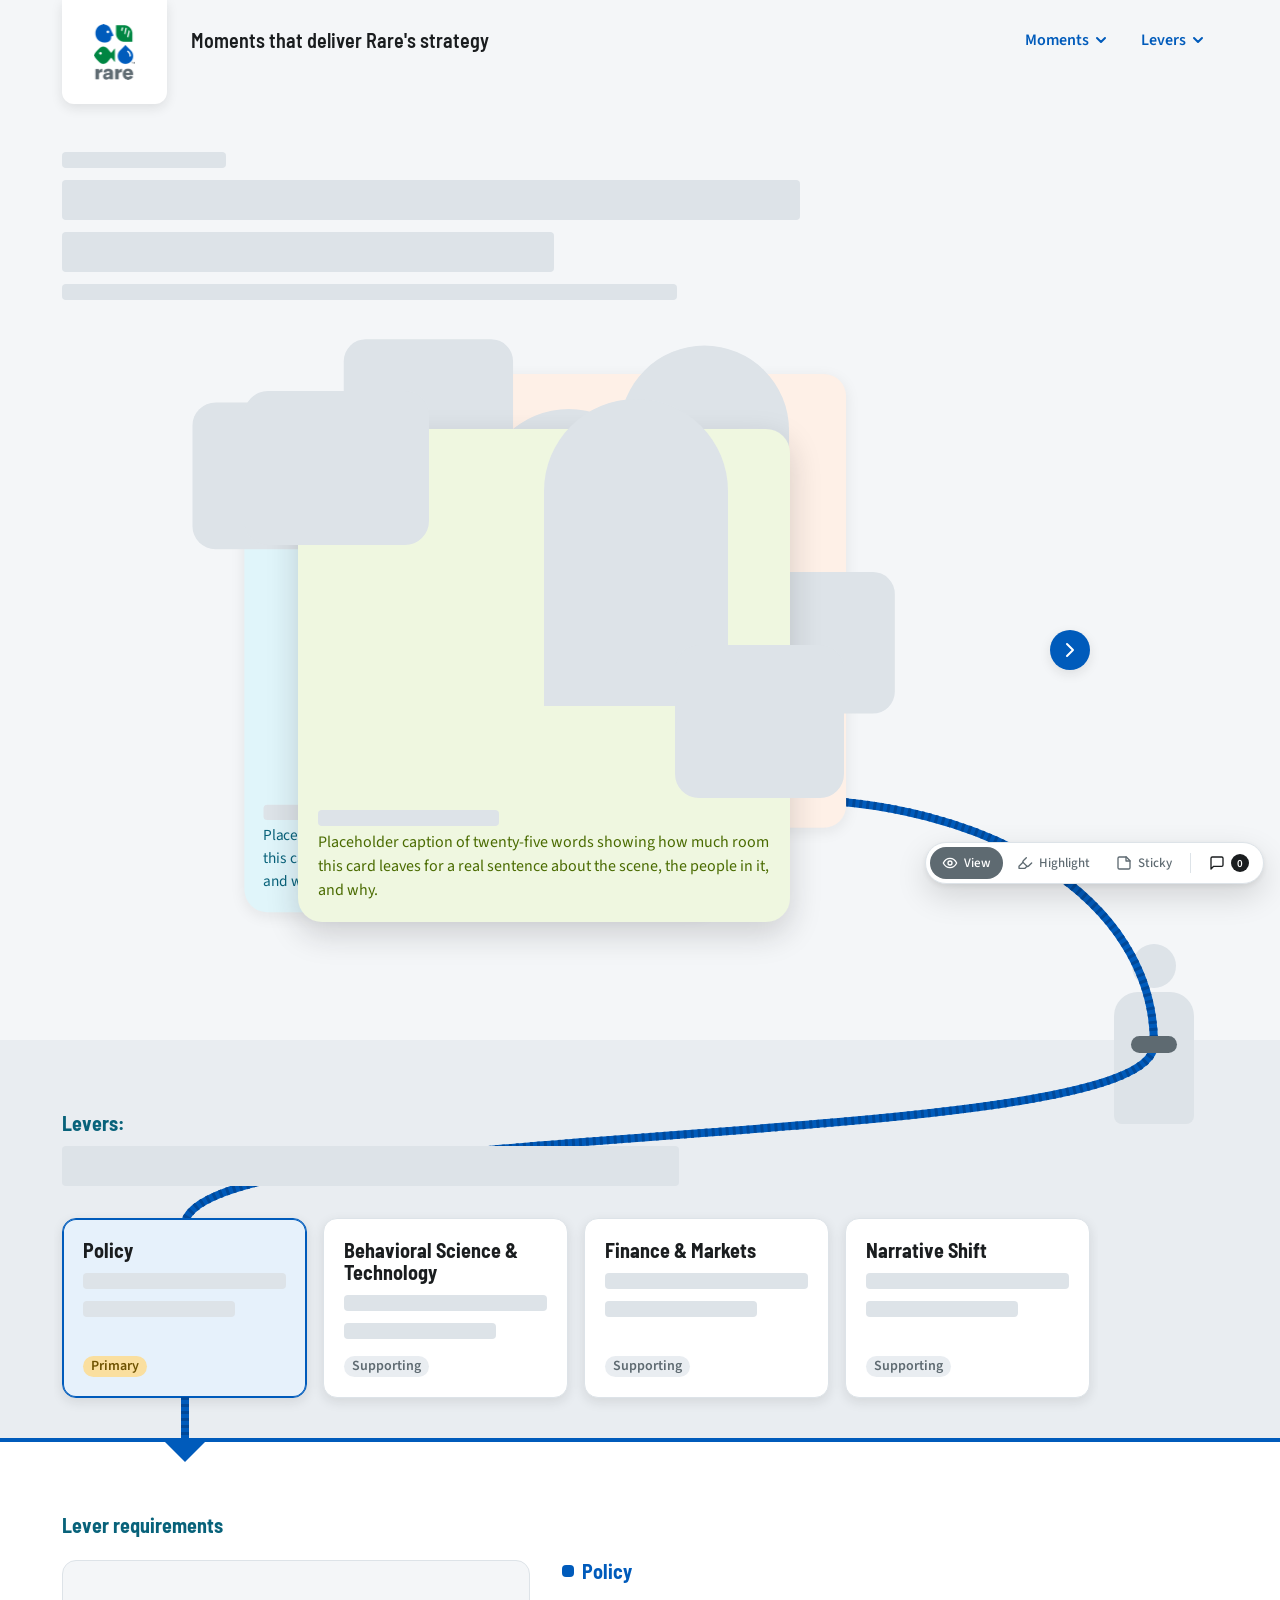
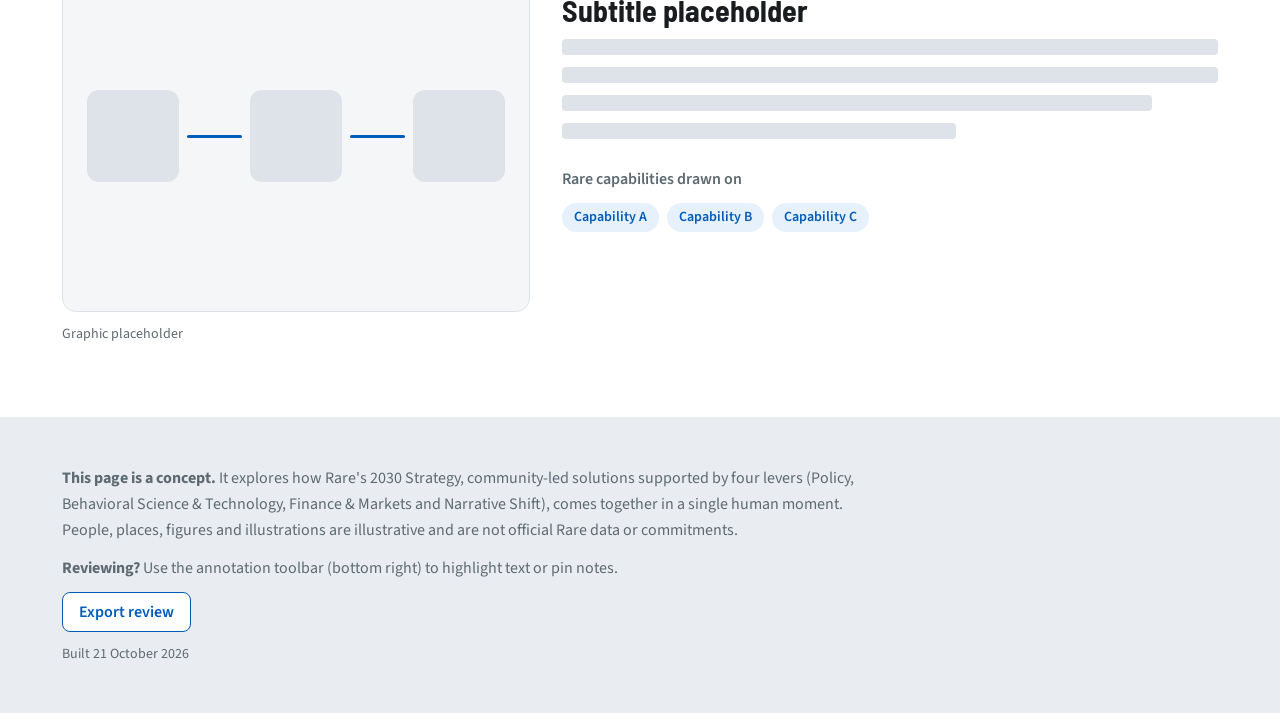
<file: moments/policy-win-press-coverage/index.html>
<!doctype html>
<html lang="en" data-page-state="skeleton">
<head>
  <meta charset="utf-8">
  <meta name="viewport" content="width=device-width, initial-scale=1">
  <meta name="robots" content="noindex">
  <title>Policy Win: Press coverage of community · Rare 2030 Strategy in moments</title>
  <meta name="description" content="Concept: how Rare's 2030 Strategy comes together in one human milestone moment.">
  <link rel="icon" type="image/png" href="../../assets/logo/rare-logo-rgb.png">
  <!-- Font loading is the one place a family name appears outside the token files: the
       Google Fonts URL. Every font-family declaration goes through --rare-font-family-*. -->
  <link rel="preconnect" href="https://fonts.googleapis.com">
  <link rel="preconnect" href="https://fonts.gstatic.com" crossorigin>
  <link rel="stylesheet" href="https://fonts.googleapis.com/css2?family=Barlow+Semi+Condensed:wght@600;700;800&amp;family=Source+Sans+3:wght@400;600;700&amp;display=swap&amp;subset=latin">
  <link rel="stylesheet" href="../../css/rare-core.css">
  <link rel="stylesheet" href="../../css/viz-tokens.css">
  <link rel="stylesheet" href="../../css/base.css">
  <link rel="stylesheet" href="../../css/components/nav.css">
  <link rel="stylesheet" href="../../css/components/moment.css">
  <link rel="stylesheet" href="../../css/components/orchestrator.css">
  <link rel="stylesheet" href="../../css/components/levers.css">
  <link rel="stylesheet" href="../../css/components/lever-detail.css">
  <link rel="stylesheet" href="../../css/components/footer.css">
</head>
<body data-moment="policy-win-press-coverage">
  <a class="skip-link" href="#main">Skip to content</a>

  <header class="site-header">
    <div class="site-header__inner">
      <a class="site-header__logo-tab" href="../../">
        <img src="../../assets/logo/rare-logo-rgb.png" srcset="../../assets/logo/rare-logo-rgb.png 1x, ../../assets/logo/rare-logo-rgb@2x.png 2x" width="41" height="56" alt="Rare">
      </a>
      <p id="site-title" class="site-header__title">Moments that deliver Rare's strategy</p>
      <nav id="global-nav" class="global-nav" aria-label="Site" data-nav-root></nav>
    </div>
  </header>

  <div class="page">
    <main id="main">
      <div id="orchestration" class="orchestration">
        <section id="moment" class="panel panel--moment" aria-labelledby="moment-title">
          <div class="panel__inner">
            <div id="moment-statement" class="moment-statement">
              <h1 id="moment-title" class="visually-hidden">Policy Win: Press coverage of community</h1>
              <span class="ph ph--bar ph--w-20" aria-hidden="true"></span>
              <span class="ph-stack" aria-hidden="true">
                <span class="ph ph--bar-lg ph--w-90"></span>
                <span class="ph ph--bar-lg ph--w-60"></span>
              </span>
              <span class="ph ph--bar ph--w-75" aria-hidden="true"></span>
            </div>

            <div id="moment-visual" class="moment-visual" role="region" aria-label="Moment scenes">
              <div class="card-stack">
                <div class="card-stack__deck">
                  <div id="card-human-nature" class="stack-card stack-card--human-nature" data-card="human-nature" data-label="" data-slot="0" data-front>
                    <div class="stack-card__backplate">
                      <div class="stack-card__scene"></div>
                      <div class="stack-card__text">
                        <p class="stack-card__label"><span class="visually-hidden">Card label placeholder</span><span class="ph ph--bar ph--w-40" aria-hidden="true"></span></p>
                        <p class="stack-card__caption">Placeholder caption of twenty-five words showing how much room this card leaves for a real sentence about the scene, the people in it, and why.</p>
                      </div>
                    </div>
                    <div class="stack-card__art">
                      <span class="stack-card__layer stack-card__layer--figure" aria-hidden="true"></span>
                      <span class="stack-card__layer stack-card__layer--overhang-start" aria-hidden="true"></span>
                      <span class="stack-card__layer stack-card__layer--overhang-end" aria-hidden="true"></span>
                    </div>
                  </div>
                  <div id="card-community" class="stack-card stack-card--community" data-card="community" data-label="" data-slot="1" aria-hidden="true" inert>
                    <div class="stack-card__backplate">
                      <div class="stack-card__scene"></div>
                      <div class="stack-card__text">
                        <p class="stack-card__label"><span class="visually-hidden">Card label placeholder</span><span class="ph ph--bar ph--w-40" aria-hidden="true"></span></p>
                        <p class="stack-card__caption">Placeholder caption of twenty-five words showing how much room this card leaves for a real sentence about the scene, the people in it, and why.</p>
                      </div>
                    </div>
                    <div class="stack-card__art">
                      <span class="stack-card__layer stack-card__layer--figure" aria-hidden="true"></span>
                      <span class="stack-card__layer stack-card__layer--overhang-start" aria-hidden="true"></span>
                      <span class="stack-card__layer stack-card__layer--overhang-end" aria-hidden="true"></span>
                    </div>
                  </div>
                  <div id="card-policy" class="stack-card stack-card--policy" data-card="policy" data-label="" data-slot="2" aria-hidden="true" inert>
                    <div class="stack-card__backplate">
                      <div class="stack-card__scene"></div>
                      <div class="stack-card__text">
                        <p class="stack-card__label"><span class="visually-hidden">Card label placeholder</span><span class="ph ph--bar ph--w-40" aria-hidden="true"></span></p>
                        <p class="stack-card__caption">Placeholder caption of twenty-five words showing how much room this card leaves for a real sentence about the scene, the people in it, and why.</p>
                      </div>
                    </div>
                    <div class="stack-card__art">
                      <span class="stack-card__layer stack-card__layer--figure" aria-hidden="true"></span>
                      <span class="stack-card__layer stack-card__layer--overhang-start" aria-hidden="true"></span>
                      <span class="stack-card__layer stack-card__layer--overhang-end" aria-hidden="true"></span>
                    </div>
                  </div>
                </div>
              </div>
              <div class="stack-controls">
                <button class="stack-next" type="button" aria-label="Rotate scenes">
                  <svg viewBox="0 0 20 20" aria-hidden="true" focusable="false"><path d="M7 4l6 6-6 6" fill="none" stroke="currentColor" stroke-width="2" stroke-linecap="round" stroke-linejoin="round"/></svg>
                </button>
                <span class="stack-next__label" aria-hidden="true">Rotate</span>
                <p class="stack-announcer visually-hidden" aria-live="polite" aria-atomic="true"></p>
              </div>
            </div>
          </div>
        </section>

        <div class="orchestration__seam">
          <figure id="orchestrator" class="orchestrator">
            <div class="orchestrator__figure" aria-hidden="true">
              <span class="orchestrator__art orchestrator__silhouette">
                <span class="orchestrator__head"></span>
                <span class="orchestrator__body"></span>
              </span>
              <span class="orchestrator__hands orchestrator__hands--ph"></span>
              <span class="orchestrator__grip" data-orchestrator-grip></span>
            </div>
            <figcaption class="visually-hidden">A Rare team member connects the levers to the moment. Rare orchestrates; local partners deliver.</figcaption>
          </figure>
        </div>

        <svg class="orchestrator-pipe" aria-hidden="true" focusable="false"></svg>

        <section id="levers" class="panel panel--levers" aria-labelledby="levers-title">
          <div class="panel__inner">
            <div class="levers-heading">
              <h2 id="levers-title" class="eyebrow levers-heading__eyebrow">Levers:<span class="visually-hidden"> heading placeholder</span></h2>
              <span class="ph ph--bar-lg ph--w-60" aria-hidden="true"></span>
            </div>
            <div class="lever-track-wrap">
              <button class="lever-scroll-btn lever-scroll-btn--prev" type="button" aria-label="Scroll levers left" tabindex="-1" hidden>
                <svg viewBox="0 0 20 20" aria-hidden="true" focusable="false"><path d="M13 4l-6 6 6 6" fill="none" stroke="currentColor" stroke-width="2" stroke-linecap="round" stroke-linejoin="round"/></svg>
              </button>
              <div class="lever-track" role="tablist" aria-labelledby="levers-title">
                <div id="lever-policy" class="lever-card" role="tab" data-lever-card="policy" aria-controls="detail-policy" aria-selected="true" tabindex="0">
                  <p class="lever-card__title">Policy</p>
                  <p class="visually-hidden">Description placeholder.</p>
                  <span class="ph-stack" aria-hidden="true">
                    <span class="ph ph--bar ph--w-100"></span>
                    <span class="ph ph--bar ph--w-75"></span>
                  </span>
                  <p class="lever-card__meta">
                    <span class="sig-tag sig-tag--primary">Primary</span>
                  </p>
                </div>
                <div id="lever-behavior-tech" class="lever-card" role="tab" data-lever-card="behavior-tech" aria-controls="detail-behavior-tech" aria-selected="false" tabindex="-1">
                  <p class="lever-card__title">Behavioral Science &amp; Technology</p>
                  <p class="visually-hidden">Description placeholder.</p>
                  <span class="ph-stack" aria-hidden="true">
                    <span class="ph ph--bar ph--w-100"></span>
                    <span class="ph ph--bar ph--w-75"></span>
                  </span>
                  <p class="lever-card__meta">
                    <span class="sig-tag sig-tag--supporting">Supporting</span>
                  </p>
                </div>
                <div id="lever-finance-markets" class="lever-card" role="tab" data-lever-card="finance-markets" aria-controls="detail-finance-markets" aria-selected="false" tabindex="-1">
                  <p class="lever-card__title">Finance &amp; Markets</p>
                  <p class="visually-hidden">Description placeholder.</p>
                  <span class="ph-stack" aria-hidden="true">
                    <span class="ph ph--bar ph--w-100"></span>
                    <span class="ph ph--bar ph--w-75"></span>
                  </span>
                  <p class="lever-card__meta">
                    <span class="sig-tag sig-tag--supporting">Supporting</span>
                  </p>
                </div>
                <div id="lever-narrative" class="lever-card" role="tab" data-lever-card="narrative" aria-controls="detail-narrative" aria-selected="false" tabindex="-1">
                  <p class="lever-card__title">Narrative Shift</p>
                  <p class="visually-hidden">Description placeholder.</p>
                  <span class="ph-stack" aria-hidden="true">
                    <span class="ph ph--bar ph--w-100"></span>
                    <span class="ph ph--bar ph--w-75"></span>
                  </span>
                  <p class="lever-card__meta">
                    <span class="sig-tag sig-tag--supporting">Supporting</span>
                  </p>
                </div>
              </div>
              <button class="lever-scroll-btn lever-scroll-btn--next" type="button" aria-label="Scroll levers right" tabindex="-1" hidden>
                <svg viewBox="0 0 20 20" aria-hidden="true" focusable="false"><path d="M7 4l6 6-6 6" fill="none" stroke="currentColor" stroke-width="2" stroke-linecap="round" stroke-linejoin="round"/></svg>
              </button>
            </div>
          </div>
        </section>
      </div>

      <section id="lever-detail" class="panel panel--detail" aria-labelledby="lever-detail-title" tabindex="-1">
        <div class="panel__inner">
          <h2 id="lever-detail-title" class="eyebrow lever-detail__heading">Lever requirements</h2>
          <div class="lever-detail-panels">
            <div id="detail-policy" class="lever-detail-panel" role="tabpanel" data-lever-detail="policy" aria-labelledby="lever-policy" tabindex="0">
              <figure class="lever-detail__graphic">
                <div class="lever-detail__graphic-box" aria-hidden="true">
                  <span class="ph lever-detail__node"></span>
                  <span class="lever-detail__flow"></span>
                  <span class="ph lever-detail__node"></span>
                  <span class="lever-detail__flow"></span>
                  <span class="ph lever-detail__node"></span>
                </div>
                <figcaption class="lever-detail__caption">Graphic placeholder</figcaption>
              </figure>
              <div class="lever-detail__text">
                <p class="lever-detail__lever">Policy</p>
                <h3 class="lever-detail__subtitle">Subtitle placeholder</h3>
                <p class="visually-hidden">Description placeholder.</p>
                <span class="ph-stack" aria-hidden="true">
                  <span class="ph ph--bar ph--w-100"></span>
                  <span class="ph ph--bar ph--w-100"></span>
                  <span class="ph ph--bar ph--w-90"></span>
                  <span class="ph ph--bar ph--w-60"></span>
                </span>
                <p class="lever-detail__chips-label">Rare capabilities drawn on</p>
                <ul class="lever-detail__chips">
                  <li class="chip">Capability A</li>
                  <li class="chip">Capability B</li>
                  <li class="chip">Capability C</li>
                </ul>
              </div>
            </div>
            <div id="detail-behavior-tech" class="lever-detail-panel" role="tabpanel" data-lever-detail="behavior-tech" aria-labelledby="lever-behavior-tech" tabindex="0" hidden>
              <figure class="lever-detail__graphic">
                <div class="lever-detail__graphic-box" aria-hidden="true">
                  <span class="ph lever-detail__node"></span>
                  <span class="lever-detail__flow"></span>
                  <span class="ph lever-detail__node"></span>
                  <span class="lever-detail__flow"></span>
                  <span class="ph lever-detail__node"></span>
                </div>
                <figcaption class="lever-detail__caption">Graphic placeholder</figcaption>
              </figure>
              <div class="lever-detail__text">
                <p class="lever-detail__lever">Behavioral Science &amp; Technology</p>
                <h3 class="lever-detail__subtitle">Subtitle placeholder</h3>
                <p class="visually-hidden">Description placeholder.</p>
                <span class="ph-stack" aria-hidden="true">
                  <span class="ph ph--bar ph--w-100"></span>
                  <span class="ph ph--bar ph--w-100"></span>
                  <span class="ph ph--bar ph--w-90"></span>
                  <span class="ph ph--bar ph--w-60"></span>
                </span>
                <p class="lever-detail__chips-label">Rare capabilities drawn on</p>
                <ul class="lever-detail__chips">
                  <li class="chip">Capability A</li>
                  <li class="chip">Capability B</li>
                  <li class="chip">Capability C</li>
                </ul>
              </div>
            </div>
            <div id="detail-finance-markets" class="lever-detail-panel" role="tabpanel" data-lever-detail="finance-markets" aria-labelledby="lever-finance-markets" tabindex="0" hidden>
              <figure class="lever-detail__graphic">
                <div class="lever-detail__graphic-box" aria-hidden="true">
                  <span class="ph lever-detail__node"></span>
                  <span class="lever-detail__flow"></span>
                  <span class="ph lever-detail__node"></span>
                  <span class="lever-detail__flow"></span>
                  <span class="ph lever-detail__node"></span>
                </div>
                <figcaption class="lever-detail__caption">Graphic placeholder</figcaption>
              </figure>
              <div class="lever-detail__text">
                <p class="lever-detail__lever">Finance &amp; Markets</p>
                <h3 class="lever-detail__subtitle">Subtitle placeholder</h3>
                <p class="visually-hidden">Description placeholder.</p>
                <span class="ph-stack" aria-hidden="true">
                  <span class="ph ph--bar ph--w-100"></span>
                  <span class="ph ph--bar ph--w-100"></span>
                  <span class="ph ph--bar ph--w-90"></span>
                  <span class="ph ph--bar ph--w-60"></span>
                </span>
                <p class="lever-detail__chips-label">Rare capabilities drawn on</p>
                <ul class="lever-detail__chips">
                  <li class="chip">Capability A</li>
                  <li class="chip">Capability B</li>
                  <li class="chip">Capability C</li>
                </ul>
              </div>
            </div>
            <div id="detail-narrative" class="lever-detail-panel" role="tabpanel" data-lever-detail="narrative" aria-labelledby="lever-narrative" tabindex="0" hidden>
              <figure class="lever-detail__graphic">
                <div class="lever-detail__graphic-box" aria-hidden="true">
                  <span class="ph lever-detail__node"></span>
                  <span class="lever-detail__flow"></span>
                  <span class="ph lever-detail__node"></span>
                  <span class="lever-detail__flow"></span>
                  <span class="ph lever-detail__node"></span>
                </div>
                <figcaption class="lever-detail__caption">Graphic placeholder</figcaption>
              </figure>
              <div class="lever-detail__text">
                <p class="lever-detail__lever">Narrative Shift</p>
                <h3 class="lever-detail__subtitle">Subtitle placeholder</h3>
                <p class="visually-hidden">Description placeholder.</p>
                <span class="ph-stack" aria-hidden="true">
                  <span class="ph ph--bar ph--w-100"></span>
                  <span class="ph ph--bar ph--w-100"></span>
                  <span class="ph ph--bar ph--w-90"></span>
                  <span class="ph ph--bar ph--w-60"></span>
                </span>
                <p class="lever-detail__chips-label">Rare capabilities drawn on</p>
                <ul class="lever-detail__chips">
                  <li class="chip">Capability A</li>
                  <li class="chip">Capability B</li>
                  <li class="chip">Capability C</li>
                </ul>
              </div>
            </div>
          </div>
        </div>
      </section>
    </main>

    <footer id="site-footer" class="site-footer">
      <div class="panel__inner">
        <div class="site-footer__inner">
          <p class="site-footer__note"><strong>This page is a concept.</strong> It explores how Rare's 2030 Strategy, community-led solutions supported by four levers (Policy, Behavioral Science &amp; Technology, Finance &amp; Markets and Narrative Shift), comes together in a single human moment. People, places, figures and illustrations are illustrative and are not official Rare data or commitments.</p>
          <p><strong>Reviewing?</strong> Use the annotation toolbar (bottom right) to highlight text or pin notes.</p>
          <p class="site-footer__meta">Built 21 October 2026</p>
        </div>
      </div>
    </footer>
  </div>

  <script type="module" src="../../js/nav.js"></script>
  <script type="module" src="../../js/levers.js"></script>
  <script type="module" src="../../js/card-stack.js"></script>
  <script type="module" src="../../js/orchestrator.js"></script>
  <script type="module" src="../../js/annotate.js"></script>
</body>
</html>
</file>
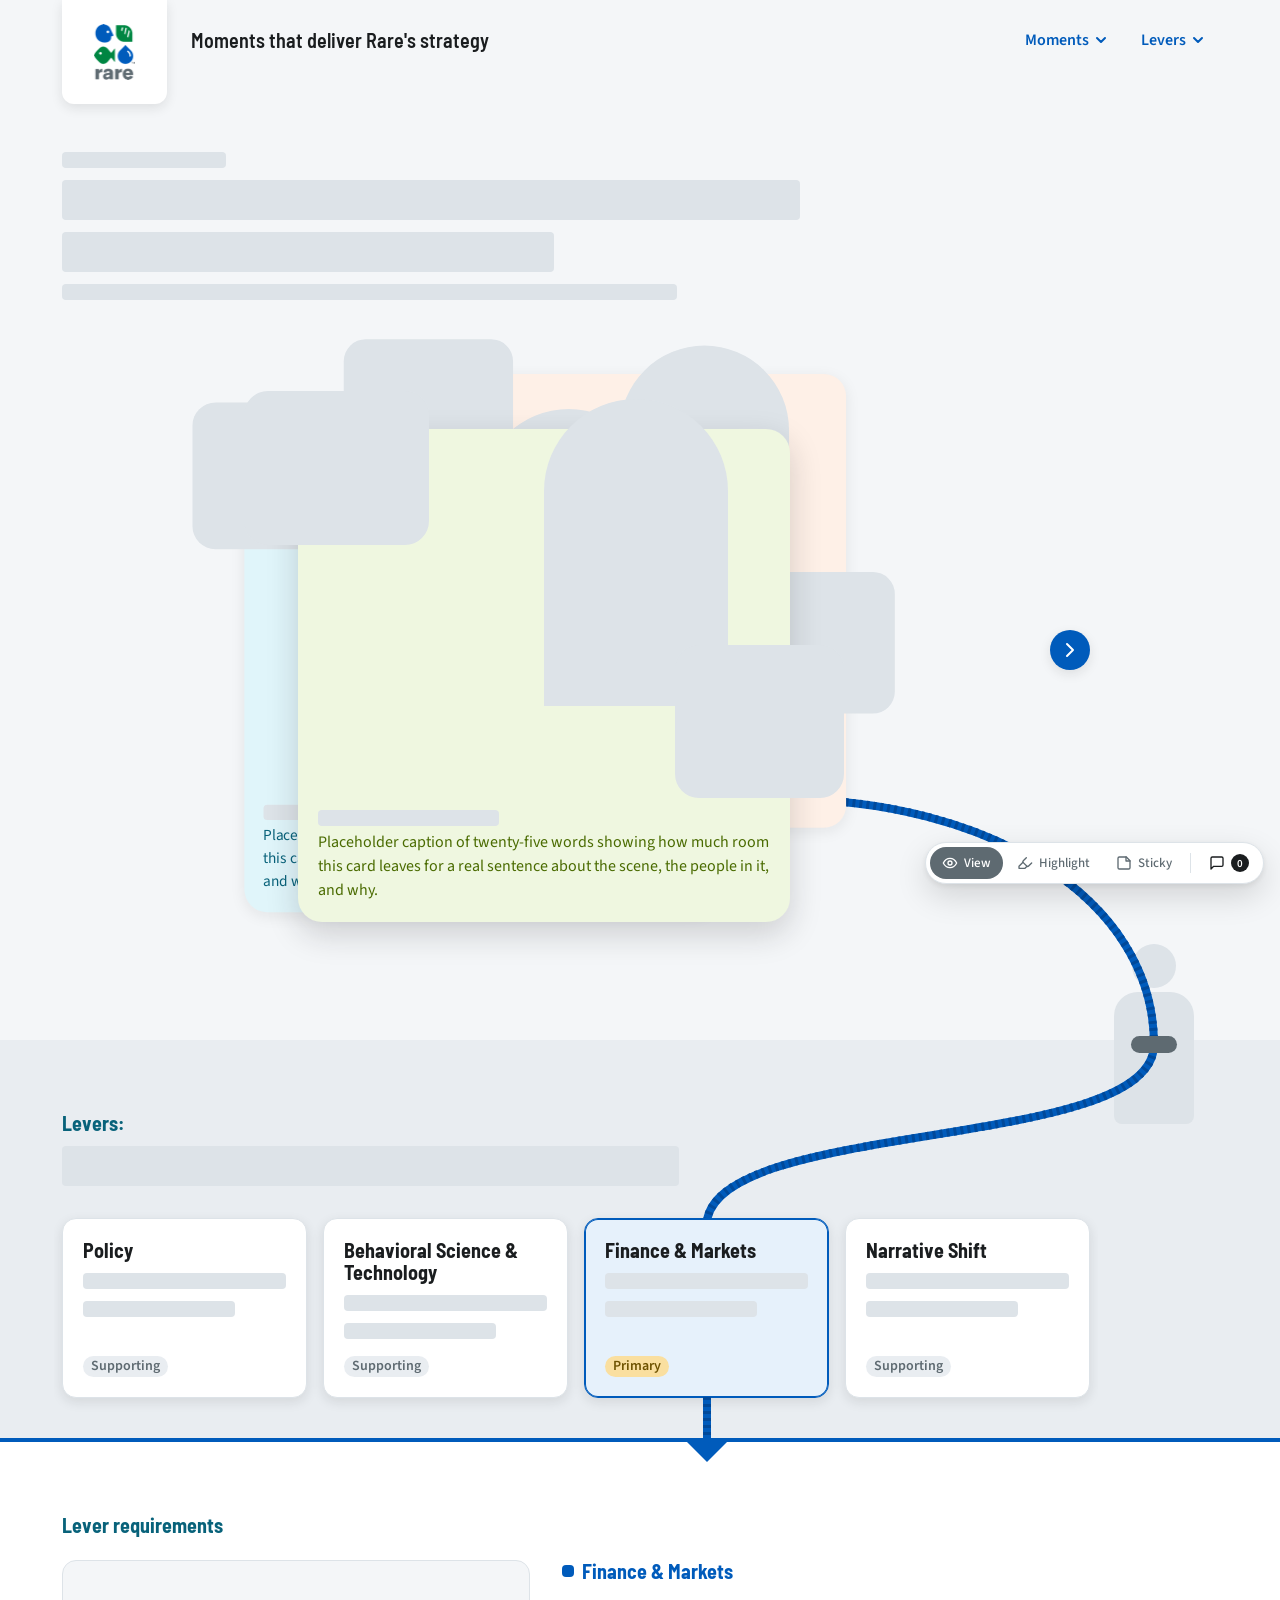
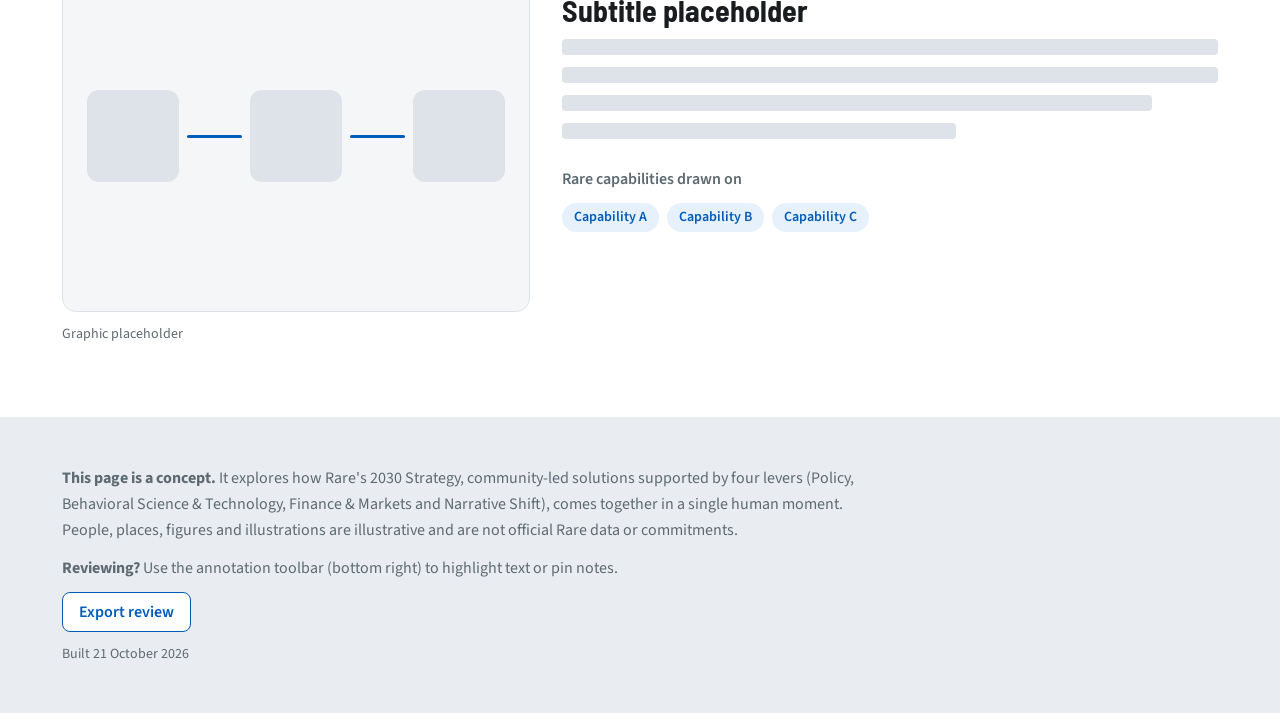
<file: moments/savings-club-1000th-loan/index.html>
<!doctype html>
<html lang="en" data-page-state="skeleton">
<head>
  <meta charset="utf-8">
  <meta name="viewport" content="width=device-width, initial-scale=1">
  <meta name="robots" content="noindex">
  <title>Savings Club makes 1,000th Loan · Rare 2030 Strategy in moments</title>
  <meta name="description" content="Concept: how Rare's 2030 Strategy comes together in one human milestone moment.">
  <link rel="icon" type="image/png" href="../../assets/logo/rare-logo-rgb.png">
  <!-- Font loading is the one place a family name appears outside the token files: the
       Google Fonts URL. Every font-family declaration goes through --rare-font-family-*. -->
  <link rel="preconnect" href="https://fonts.googleapis.com">
  <link rel="preconnect" href="https://fonts.gstatic.com" crossorigin>
  <link rel="stylesheet" href="https://fonts.googleapis.com/css2?family=Barlow+Semi+Condensed:wght@600;700;800&amp;family=Source+Sans+3:wght@400;600;700&amp;display=swap&amp;subset=latin">
  <link rel="stylesheet" href="../../css/rare-core.css">
  <link rel="stylesheet" href="../../css/viz-tokens.css">
  <link rel="stylesheet" href="../../css/base.css">
  <link rel="stylesheet" href="../../css/components/nav.css">
  <link rel="stylesheet" href="../../css/components/moment.css">
  <link rel="stylesheet" href="../../css/components/orchestrator.css">
  <link rel="stylesheet" href="../../css/components/levers.css">
  <link rel="stylesheet" href="../../css/components/lever-detail.css">
  <link rel="stylesheet" href="../../css/components/footer.css">
</head>
<body data-moment="savings-club-1000th-loan">
  <a class="skip-link" href="#main">Skip to content</a>

  <header class="site-header">
    <div class="site-header__inner">
      <a class="site-header__logo-tab" href="../../">
        <img src="../../assets/logo/rare-logo-rgb.png" srcset="../../assets/logo/rare-logo-rgb.png 1x, ../../assets/logo/rare-logo-rgb@2x.png 2x" width="41" height="56" alt="Rare">
      </a>
      <p id="site-title" class="site-header__title">Moments that deliver Rare's strategy</p>
      <nav id="global-nav" class="global-nav" aria-label="Site" data-nav-root></nav>
    </div>
  </header>

  <div class="page">
    <main id="main">
      <div id="orchestration" class="orchestration">
        <section id="moment" class="panel panel--moment" aria-labelledby="moment-title">
          <div class="panel__inner">
            <div id="moment-statement" class="moment-statement">
              <h1 id="moment-title" class="visually-hidden">Savings Club makes 1,000th Loan</h1>
              <span class="ph ph--bar ph--w-20" aria-hidden="true"></span>
              <span class="ph-stack" aria-hidden="true">
                <span class="ph ph--bar-lg ph--w-90"></span>
                <span class="ph ph--bar-lg ph--w-60"></span>
              </span>
              <span class="ph ph--bar ph--w-75" aria-hidden="true"></span>
            </div>

            <div id="moment-visual" class="moment-visual" role="region" aria-label="Moment scenes">
              <div class="card-stack">
                <div class="card-stack__deck">
                  <div id="card-human-nature" class="stack-card stack-card--human-nature" data-card="human-nature" data-label="" data-slot="0" data-front>
                    <div class="stack-card__backplate">
                      <div class="stack-card__scene"></div>
                      <div class="stack-card__text">
                        <p class="stack-card__label"><span class="visually-hidden">Card label placeholder</span><span class="ph ph--bar ph--w-40" aria-hidden="true"></span></p>
                        <p class="stack-card__caption">Placeholder caption of twenty-five words showing how much room this card leaves for a real sentence about the scene, the people in it, and why.</p>
                      </div>
                    </div>
                    <div class="stack-card__art">
                      <span class="stack-card__layer stack-card__layer--figure" aria-hidden="true"></span>
                      <span class="stack-card__layer stack-card__layer--overhang-start" aria-hidden="true"></span>
                      <span class="stack-card__layer stack-card__layer--overhang-end" aria-hidden="true"></span>
                    </div>
                  </div>
                  <div id="card-community" class="stack-card stack-card--community" data-card="community" data-label="" data-slot="1" aria-hidden="true" inert>
                    <div class="stack-card__backplate">
                      <div class="stack-card__scene"></div>
                      <div class="stack-card__text">
                        <p class="stack-card__label"><span class="visually-hidden">Card label placeholder</span><span class="ph ph--bar ph--w-40" aria-hidden="true"></span></p>
                        <p class="stack-card__caption">Placeholder caption of twenty-five words showing how much room this card leaves for a real sentence about the scene, the people in it, and why.</p>
                      </div>
                    </div>
                    <div class="stack-card__art">
                      <span class="stack-card__layer stack-card__layer--figure" aria-hidden="true"></span>
                      <span class="stack-card__layer stack-card__layer--overhang-start" aria-hidden="true"></span>
                      <span class="stack-card__layer stack-card__layer--overhang-end" aria-hidden="true"></span>
                    </div>
                  </div>
                  <div id="card-policy" class="stack-card stack-card--policy" data-card="policy" data-label="" data-slot="2" aria-hidden="true" inert>
                    <div class="stack-card__backplate">
                      <div class="stack-card__scene"></div>
                      <div class="stack-card__text">
                        <p class="stack-card__label"><span class="visually-hidden">Card label placeholder</span><span class="ph ph--bar ph--w-40" aria-hidden="true"></span></p>
                        <p class="stack-card__caption">Placeholder caption of twenty-five words showing how much room this card leaves for a real sentence about the scene, the people in it, and why.</p>
                      </div>
                    </div>
                    <div class="stack-card__art">
                      <span class="stack-card__layer stack-card__layer--figure" aria-hidden="true"></span>
                      <span class="stack-card__layer stack-card__layer--overhang-start" aria-hidden="true"></span>
                      <span class="stack-card__layer stack-card__layer--overhang-end" aria-hidden="true"></span>
                    </div>
                  </div>
                </div>
              </div>
              <div class="stack-controls">
                <button class="stack-next" type="button" aria-label="Rotate scenes">
                  <svg viewBox="0 0 20 20" aria-hidden="true" focusable="false"><path d="M7 4l6 6-6 6" fill="none" stroke="currentColor" stroke-width="2" stroke-linecap="round" stroke-linejoin="round"/></svg>
                </button>
                <span class="stack-next__label" aria-hidden="true">Rotate</span>
                <p class="stack-announcer visually-hidden" aria-live="polite" aria-atomic="true"></p>
              </div>
            </div>
          </div>
        </section>

        <div class="orchestration__seam">
          <figure id="orchestrator" class="orchestrator">
            <div class="orchestrator__figure" aria-hidden="true">
              <span class="orchestrator__art orchestrator__silhouette">
                <span class="orchestrator__head"></span>
                <span class="orchestrator__body"></span>
              </span>
              <span class="orchestrator__hands orchestrator__hands--ph"></span>
              <span class="orchestrator__grip" data-orchestrator-grip></span>
            </div>
            <figcaption class="visually-hidden">A Rare team member connects the levers to the moment. Rare orchestrates; local partners deliver.</figcaption>
          </figure>
        </div>

        <svg class="orchestrator-pipe" aria-hidden="true" focusable="false"></svg>

        <section id="levers" class="panel panel--levers" aria-labelledby="levers-title">
          <div class="panel__inner">
            <div class="levers-heading">
              <h2 id="levers-title" class="eyebrow levers-heading__eyebrow">Levers:<span class="visually-hidden"> heading placeholder</span></h2>
              <span class="ph ph--bar-lg ph--w-60" aria-hidden="true"></span>
            </div>
            <div class="lever-track-wrap">
              <button class="lever-scroll-btn lever-scroll-btn--prev" type="button" aria-label="Scroll levers left" tabindex="-1" hidden>
                <svg viewBox="0 0 20 20" aria-hidden="true" focusable="false"><path d="M13 4l-6 6 6 6" fill="none" stroke="currentColor" stroke-width="2" stroke-linecap="round" stroke-linejoin="round"/></svg>
              </button>
              <div class="lever-track" role="tablist" aria-labelledby="levers-title">
                <div id="lever-policy" class="lever-card" role="tab" data-lever-card="policy" aria-controls="detail-policy" aria-selected="false" tabindex="-1">
                  <p class="lever-card__title">Policy</p>
                  <p class="visually-hidden">Description placeholder.</p>
                  <span class="ph-stack" aria-hidden="true">
                    <span class="ph ph--bar ph--w-100"></span>
                    <span class="ph ph--bar ph--w-75"></span>
                  </span>
                  <p class="lever-card__meta">
                    <span class="sig-tag sig-tag--supporting">Supporting</span>
                  </p>
                </div>
                <div id="lever-behavior-tech" class="lever-card" role="tab" data-lever-card="behavior-tech" aria-controls="detail-behavior-tech" aria-selected="false" tabindex="-1">
                  <p class="lever-card__title">Behavioral Science &amp; Technology</p>
                  <p class="visually-hidden">Description placeholder.</p>
                  <span class="ph-stack" aria-hidden="true">
                    <span class="ph ph--bar ph--w-100"></span>
                    <span class="ph ph--bar ph--w-75"></span>
                  </span>
                  <p class="lever-card__meta">
                    <span class="sig-tag sig-tag--supporting">Supporting</span>
                  </p>
                </div>
                <div id="lever-finance-markets" class="lever-card" role="tab" data-lever-card="finance-markets" aria-controls="detail-finance-markets" aria-selected="true" tabindex="0">
                  <p class="lever-card__title">Finance &amp; Markets</p>
                  <p class="visually-hidden">Description placeholder.</p>
                  <span class="ph-stack" aria-hidden="true">
                    <span class="ph ph--bar ph--w-100"></span>
                    <span class="ph ph--bar ph--w-75"></span>
                  </span>
                  <p class="lever-card__meta">
                    <span class="sig-tag sig-tag--primary">Primary</span>
                  </p>
                </div>
                <div id="lever-narrative" class="lever-card" role="tab" data-lever-card="narrative" aria-controls="detail-narrative" aria-selected="false" tabindex="-1">
                  <p class="lever-card__title">Narrative Shift</p>
                  <p class="visually-hidden">Description placeholder.</p>
                  <span class="ph-stack" aria-hidden="true">
                    <span class="ph ph--bar ph--w-100"></span>
                    <span class="ph ph--bar ph--w-75"></span>
                  </span>
                  <p class="lever-card__meta">
                    <span class="sig-tag sig-tag--supporting">Supporting</span>
                  </p>
                </div>
              </div>
              <button class="lever-scroll-btn lever-scroll-btn--next" type="button" aria-label="Scroll levers right" tabindex="-1" hidden>
                <svg viewBox="0 0 20 20" aria-hidden="true" focusable="false"><path d="M7 4l6 6-6 6" fill="none" stroke="currentColor" stroke-width="2" stroke-linecap="round" stroke-linejoin="round"/></svg>
              </button>
            </div>
          </div>
        </section>
      </div>

      <section id="lever-detail" class="panel panel--detail" aria-labelledby="lever-detail-title" tabindex="-1">
        <div class="panel__inner">
          <h2 id="lever-detail-title" class="eyebrow lever-detail__heading">Lever requirements</h2>
          <div class="lever-detail-panels">
            <div id="detail-policy" class="lever-detail-panel" role="tabpanel" data-lever-detail="policy" aria-labelledby="lever-policy" tabindex="0" hidden>
              <figure class="lever-detail__graphic">
                <div class="lever-detail__graphic-box" aria-hidden="true">
                  <span class="ph lever-detail__node"></span>
                  <span class="lever-detail__flow"></span>
                  <span class="ph lever-detail__node"></span>
                  <span class="lever-detail__flow"></span>
                  <span class="ph lever-detail__node"></span>
                </div>
                <figcaption class="lever-detail__caption">Graphic placeholder</figcaption>
              </figure>
              <div class="lever-detail__text">
                <p class="lever-detail__lever">Policy</p>
                <h3 class="lever-detail__subtitle">Subtitle placeholder</h3>
                <p class="visually-hidden">Description placeholder.</p>
                <span class="ph-stack" aria-hidden="true">
                  <span class="ph ph--bar ph--w-100"></span>
                  <span class="ph ph--bar ph--w-100"></span>
                  <span class="ph ph--bar ph--w-90"></span>
                  <span class="ph ph--bar ph--w-60"></span>
                </span>
                <p class="lever-detail__chips-label">Rare capabilities drawn on</p>
                <ul class="lever-detail__chips">
                  <li class="chip">Capability A</li>
                  <li class="chip">Capability B</li>
                  <li class="chip">Capability C</li>
                </ul>
              </div>
            </div>
            <div id="detail-behavior-tech" class="lever-detail-panel" role="tabpanel" data-lever-detail="behavior-tech" aria-labelledby="lever-behavior-tech" tabindex="0" hidden>
              <figure class="lever-detail__graphic">
                <div class="lever-detail__graphic-box" aria-hidden="true">
                  <span class="ph lever-detail__node"></span>
                  <span class="lever-detail__flow"></span>
                  <span class="ph lever-detail__node"></span>
                  <span class="lever-detail__flow"></span>
                  <span class="ph lever-detail__node"></span>
                </div>
                <figcaption class="lever-detail__caption">Graphic placeholder</figcaption>
              </figure>
              <div class="lever-detail__text">
                <p class="lever-detail__lever">Behavioral Science &amp; Technology</p>
                <h3 class="lever-detail__subtitle">Subtitle placeholder</h3>
                <p class="visually-hidden">Description placeholder.</p>
                <span class="ph-stack" aria-hidden="true">
                  <span class="ph ph--bar ph--w-100"></span>
                  <span class="ph ph--bar ph--w-100"></span>
                  <span class="ph ph--bar ph--w-90"></span>
                  <span class="ph ph--bar ph--w-60"></span>
                </span>
                <p class="lever-detail__chips-label">Rare capabilities drawn on</p>
                <ul class="lever-detail__chips">
                  <li class="chip">Capability A</li>
                  <li class="chip">Capability B</li>
                  <li class="chip">Capability C</li>
                </ul>
              </div>
            </div>
            <div id="detail-finance-markets" class="lever-detail-panel" role="tabpanel" data-lever-detail="finance-markets" aria-labelledby="lever-finance-markets" tabindex="0">
              <figure class="lever-detail__graphic">
                <div class="lever-detail__graphic-box" aria-hidden="true">
                  <span class="ph lever-detail__node"></span>
                  <span class="lever-detail__flow"></span>
                  <span class="ph lever-detail__node"></span>
                  <span class="lever-detail__flow"></span>
                  <span class="ph lever-detail__node"></span>
                </div>
                <figcaption class="lever-detail__caption">Graphic placeholder</figcaption>
              </figure>
              <div class="lever-detail__text">
                <p class="lever-detail__lever">Finance &amp; Markets</p>
                <h3 class="lever-detail__subtitle">Subtitle placeholder</h3>
                <p class="visually-hidden">Description placeholder.</p>
                <span class="ph-stack" aria-hidden="true">
                  <span class="ph ph--bar ph--w-100"></span>
                  <span class="ph ph--bar ph--w-100"></span>
                  <span class="ph ph--bar ph--w-90"></span>
                  <span class="ph ph--bar ph--w-60"></span>
                </span>
                <p class="lever-detail__chips-label">Rare capabilities drawn on</p>
                <ul class="lever-detail__chips">
                  <li class="chip">Capability A</li>
                  <li class="chip">Capability B</li>
                  <li class="chip">Capability C</li>
                </ul>
              </div>
            </div>
            <div id="detail-narrative" class="lever-detail-panel" role="tabpanel" data-lever-detail="narrative" aria-labelledby="lever-narrative" tabindex="0" hidden>
              <figure class="lever-detail__graphic">
                <div class="lever-detail__graphic-box" aria-hidden="true">
                  <span class="ph lever-detail__node"></span>
                  <span class="lever-detail__flow"></span>
                  <span class="ph lever-detail__node"></span>
                  <span class="lever-detail__flow"></span>
                  <span class="ph lever-detail__node"></span>
                </div>
                <figcaption class="lever-detail__caption">Graphic placeholder</figcaption>
              </figure>
              <div class="lever-detail__text">
                <p class="lever-detail__lever">Narrative Shift</p>
                <h3 class="lever-detail__subtitle">Subtitle placeholder</h3>
                <p class="visually-hidden">Description placeholder.</p>
                <span class="ph-stack" aria-hidden="true">
                  <span class="ph ph--bar ph--w-100"></span>
                  <span class="ph ph--bar ph--w-100"></span>
                  <span class="ph ph--bar ph--w-90"></span>
                  <span class="ph ph--bar ph--w-60"></span>
                </span>
                <p class="lever-detail__chips-label">Rare capabilities drawn on</p>
                <ul class="lever-detail__chips">
                  <li class="chip">Capability A</li>
                  <li class="chip">Capability B</li>
                  <li class="chip">Capability C</li>
                </ul>
              </div>
            </div>
          </div>
        </div>
      </section>
    </main>

    <footer id="site-footer" class="site-footer">
      <div class="panel__inner">
        <div class="site-footer__inner">
          <p class="site-footer__note"><strong>This page is a concept.</strong> It explores how Rare's 2030 Strategy, community-led solutions supported by four levers (Policy, Behavioral Science &amp; Technology, Finance &amp; Markets and Narrative Shift), comes together in a single human moment. People, places, figures and illustrations are illustrative and are not official Rare data or commitments.</p>
          <p><strong>Reviewing?</strong> Use the annotation toolbar (bottom right) to highlight text or pin notes.</p>
          <p class="site-footer__meta">Built 21 October 2026</p>
        </div>
      </div>
    </footer>
  </div>

  <script type="module" src="../../js/nav.js"></script>
  <script type="module" src="../../js/levers.js"></script>
  <script type="module" src="../../js/card-stack.js"></script>
  <script type="module" src="../../js/orchestrator.js"></script>
  <script type="module" src="../../js/annotate.js"></script>
</body>
</html>
</file>
<file: css/rare-core.css>
/**
 * Do not edit directly, this file was auto-generated.
 */

:root {
  --rare-color-blue-50: #e6f1fb; /** Rare Blue tint — chat-user surface, subtle blue fills. */
  --rare-color-blue-500: #005bbb; /** Rare Blue — primary brand action color & hero brand surface. */
  --rare-color-blue-600: #00499a; /** Rare Blue shade — primary action hover/active. */
  --rare-color-green-500: #008542; /** Rare Green — brand-guide PRIMARY. Brand-guide palette value, retained in Core for cross-consumer use; may be unused on any given surface. */
  --rare-color-gray-50: #f4f6f8; /** Neutral 50 — base page canvas. */
  --rare-color-gray-100: #e9edf1; /** Neutral 100 — alternating section band / muted control fill. */
  --rare-color-gray-200: #dde3e8; /** Neutral 200 — default borders / hairlines. */
  --rare-color-gray-700: #5e6a71; /** Rare Gray — muted text and strong borders. */
  --rare-color-red-100: #f7e8ed; /** Secondary accent red tint — soft decorative surface. */
  --rare-color-red-500: #aa1948; /** Secondary accent — error/feedback; AA-safe reveal ink on its own tint. */
  --rare-color-cyan-100: #e0f5fa; /** Secondary accent cyan tint — soft decorative surface. */
  --rare-color-cyan-500: #00afd8; /** Rare Cyan — brand-guide SECONDARY. Brand-guide palette value, retained in Core for cross-consumer use; may be unused on any given surface. */
  --rare-color-cyan-700: #08627a; /** Secondary accent cyan shade — AA-safe reveal ink on cyan.100 (6.1:1). */
  --rare-color-orange-100: #fef0e7; /** Secondary accent orange tint — soft decorative surface. */
  --rare-color-orange-500: #f58233; /** Rare Orange — brand-guide SECONDARY. Brand-guide palette value, retained in Core for cross-consumer use; may be unused on any given surface. */
  --rare-color-orange-700: #a34d17; /** Secondary accent orange shade — AA-safe reveal ink on orange.100 (5.2:1). */
  --rare-color-lime-100: #eff7e0; /** Secondary accent lime tint — soft decorative surface. */
  --rare-color-lime-500: #7ab800; /** Rare Lime — brand-guide SECONDARY. Brand-guide palette value, retained in Core for cross-consumer use; may be unused on any given surface. */
  --rare-color-lime-700: #4a6b00; /** Secondary accent lime shade — AA-safe reveal ink on lime.100 (5.6:1). */
  --rare-color-yellow-100: #fadf9f; /** Rare Yellow pale tint — Comms Critique card rollover fill. Deliberately fuller than the other accents' .100 tints (lime/orange sit near-white): gold at whisper strength reads as off-white, so it needs a bit more saturation to register. Added for Speak Sustainability; no equivalent in Change Agent's live palette. */
  --rare-color-yellow-500: #eeaf00; /** Rare Yellow — brand-guide SECONDARY. Also the decorative plus-mark graphic on the featured card. */
  --rare-color-yellow-700: #6e5200; /** Secondary accent yellow shade — AA-safe gold ink. 5.5:1 on yellow.100 (featured card copy) and 6.6:1 on background-subtle (the Use Cases eyebrow). Matches the .700 AA-safe-ink convention of the cyan/orange/lime accents. */
  --rare-color-white: #ffffff; /** Pure white — raised surfaces, on-brand text. */
  --rare-color-ink: #1a1d1f; /** Near-black ink — default body text. */
  --rare-elevation-z-base: 0; /** Ground plane — decorative fills and background media that must sit behind their own container's content. */
  --rare-elevation-z-raised: 1; /** Lifted above sibling background media within the same component — e.g. card text over a card illustration. */
  --rare-elevation-z-sticky: 2; /** Pinned affordance inside a scrolling container — scroll hints, in-card overlays. Above component content, below any page-level overlay. */
  --rare-elevation-z-overlay: 20; /** Full-surface overlay that covers page content — the mobile navigation panel, drawers, scrims. */
  --rare-elevation-z-modal: 30; /** Sits above an overlay — dialog chrome and the controls that must stay reachable while an overlay is open (e.g. the close button and logo over the mobile menu). */
  --rare-motion-duration-fast: 150ms; /** Hover/color transitions. */
  --rare-motion-duration-base: 200ms; /** Accordion / transform transitions. */
  --rare-motion-easing-standard: cubic-bezier(0.2, 0, 0, 1); /** Standard ease. */
  --rare-radius-sm: 4px; /** Focus ring / small controls. */
  --rare-radius-md: 8px; /** Buttons, inputs. */
  --rare-radius-lg: 12px; /** Accordion items, chat bubbles. */
  --rare-radius-card: 14px; /** Cards / chat panel — preserves v2's 14px. */
  --rare-radius-xl: 24px; /** Large hero panel. Normalized 22px→24px to sit on the 4px grid; the 2px delta is imperceptible at hero scale. */
  --rare-radius-pill: 9999px; /** Circular / pill controls. */
  --rare-size-container: 1220px; /** Max content width — app/marketing surfaces. */
  --rare-size-container-narrow: 820px; /** Max width for long-form reading columns (legal/policy pages). */
  --rare-size-control-sm: 28px; /** Small square/circular control box — step badges, compact icon targets. A control DIMENSION, not spacing: it sizes a box rather than the gap around one, so it lives on the size scale rather than the 4px space ramp. */
  --rare-size-control-md: 40px; /** Medium square control box — icon buttons, carousel arrows. Meets the 40px minimum comfortable pointer target. */
  --rare-border-width-default: 1px; /** Hairline borders. */
  --rare-border-width-strong: 1.5px; /** Input borders. INTENTIONALLY off the 4px grid: the 4px grid governs SPACING (gaps, insets, rhythm), not stroke weights. Hairline-class strokes are their own concern and legitimately land on sub-grid values — 1.5px is the deliberate mid-step between the 1px hairline and a 2px heavy rule. Not a defect; do not 'normalize' this to 1px or 2px. */
  --rare-border-width-focus: 3px; /** Focus-visible outline. */
  --rare-border-offset-focus: 2px; /** Gap between a focus ring and the element it outlines. Pairs with border.width.focus so focus treatment is fully tokenized and stays consistent across every consumer (a11y-critical: focus affordances must not drift per-surface). */
  --rare-space-0: 0; /** SCALE ANCHOR: the zero step of the 4px space ramp. Retained so the scale starts at an explicit, nameable origin and consumers can reset spacing via a token rather than a literal 0. Not dead. */
  --rare-space-1: 4px;
  --rare-space-2: 8px;
  --rare-space-3: 12px;
  --rare-space-4: 16px;
  --rare-space-5: 20px;
  --rare-space-6: 24px; /** Section gutter. */
  --rare-space-7: 32px;
  --rare-space-8: 40px;
  --rare-space-9: 48px;
  --rare-space-10: 64px;
  --rare-space-11: 72px;
  --rare-font-family-source-sans: "Source Sans 3", Arial, system-ui, sans-serif; /** Text/UI primitive stack. Prepend licensed "Univers Next" here to swap; nothing downstream names a font. */
  --rare-font-family-barlow: "Barlow Semi Condensed", "Arial Narrow", Arial, sans-serif; /** Condensed display primitive stack. Prepend licensed "PF Square Sans" here to swap. */
  --rare-font-size-200: 0.875rem; /** 14px */
  --rare-font-size-300: 1rem; /** 16px */
  --rare-font-size-400: 1.125rem; /** 18px — body copy */
  --rare-font-size-500: 1.25rem; /** 20px */
  --rare-font-size-600: 1.5rem; /** 24px */
  --rare-font-size-700: 1.875rem; /** 30px */
  --rare-font-size-900: 3rem; /** 48px — display. SCALE ANCHOR: retained as a step on the ordinal type ramp even while unbound. Ordinal scales must stay contiguous — removing an interior step would force a renumber and break every downstream consumer. Not dead. */
  --rare-font-size-1000: 4rem; /** 64px — hero display */
  --rare-font-weight-regular: 400; /** SCALE ANCHOR: the baseline weight the ramp is measured from. Rendered as the inherited body default rather than bound explicitly, so it reads as unreferenced — retained deliberately. Not dead. */
  --rare-font-weight-semibold: 600;
  --rare-font-weight-bold: 700;
  --rare-font-weight-extrabold: 800; /** Display-heavy — Barlow hero headline. */
  --rare-line-height-tight: 1.1; /** Display headlines. */
  --rare-line-height-normal: 1.5; /** UI / dense text. */
  --rare-line-height-relaxed: 1.65; /** Long-form body copy. */
  --rare-color-text-default: var(--rare-color-ink); /** Body text. */
  --rare-color-text-muted: var(--rare-color-gray-700); /** Secondary / supporting text. */
  --rare-color-text-on-brand: var(--rare-color-white); /** Text on brand/action surfaces. */
  --rare-color-text-feature: var(--rare-color-yellow-700); /** Gold ink for the featured/active treatment — the Use Cases eyebrow and the featured card's supporting copy. AA-safe on both background-subtle and surface.feature. */
  --rare-color-background-default: var(--rare-color-white); /** Raised cards & surfaces (top tier). */
  --rare-color-background-subtle: var(--rare-color-gray-50); /** Base page canvas (mid tier). */
  --rare-color-background-muted: var(--rare-color-gray-100); /** Alternating section bands & neutral control fills (base tier). */
  --rare-color-surface-brand: var(--rare-color-green-500); /** Hero brand panel — Rare Green (brand-guide PRIMARY). Speak Sustainability leads with green where Change Agent leads with Rare Blue; green.500 keeps white hero text at AA (4.7:1) where the mockup's lighter lime would fail. */
  --rare-color-surface-chat-user: var(--rare-color-blue-50); /** User chat bubble. */
  --rare-color-surface-chat-agent: var(--rare-color-white); /** Agent chat surface (white + border to stay distinct from canvas). */
  --rare-color-action-primary: var(--rare-color-blue-500); /** Primary buttons / links. */
  --rare-color-action-primary-hover: var(--rare-color-blue-600); /** Primary hover/active. */
  --rare-color-border-default: var(--rare-color-gray-200); /** Default hairline borders. */
  --rare-color-border-strong: var(--rare-color-gray-700); /** Emphasized borders / input rules. */
  --rare-color-feedback-error: var(--rare-color-red-500); /** Form validation errors. */
  --rare-color-focus-ring: var(--rare-color-blue-500); /** Focus-visible outline color. */
  --rare-font-family-text: var(--rare-font-family-source-sans); /** Default text/UI face — body, forms, labels. */
  --rare-font-family-display: var(--rare-font-family-barlow); /** Condensed display face — headlines & callouts only. */
  --rare-font-size-hero: var(--rare-font-size-1000); /** Hero display headline role — the size a hero headline renders at when unconstrained (64px). A ROLE ONLY: it carries no viewport or layout behaviour, so any consumer can bind it in any context. A surface that wants a fluid hero composes the clamp itself against its own known container (see .hero-headline in index.html); that layout rule must not be baked back into this token. */
  --rare-font-size-hero-min: var(--rare-font-size-700); /** Lower bound for a fluid hero headline (30px) — the floor a surface clamps to on narrow viewports. Paired with font.size.hero as the cap; the interpolation between them belongs to the surface, not to Core. */
}
</file>
<file: css/viz-tokens.css>
/**
 * Rare Strategy System Viz — product-scope tokens.
 *
 * PRODUCT-SCOPE — NOT PUBLISHED. Every --viz-* token here is composition for this site only
 * (card offsets, stack inset, orchestrator size, lever card widths, nav logo size, motion legs).
 * Each one references --rare-* tokens from css/rare-core.css; none introduces a primitive.
 * Viewport-relative clamp() math lives here and only here (Core README, "Core vs product").
 *
 * Values Core does not cover are bound to the nearest token and logged in docs/TOKEN_GAPS.md.
 * Media-query breakpoints cannot read custom properties, so they are listed below as a
 * documented set and reused unchanged in every component file:
 *   mobile  < 640px   ·   tablet 640–1023px   ·   Panel 3 two-column ≥ 800px   ·   desktop ≥ 1024px
 */

:root {
  /* ---- Layout ------------------------------------------------------------------------- */

  /* PRODUCT-SCOPE: page column. Core container is 1220px; the spec asks for "about 1200px". */
  --viz-content-max: var(--rare-size-container);
  /* PRODUCT-SCOPE: side gutter, fluid from 16px to 32px. Core's section gutter is space-6. */
  --viz-gutter: clamp(var(--rare-space-4), 4vw, var(--rare-space-7));
  /* PRODUCT-SCOPE: vertical rhythm inside a panel. */
  --viz-panel-pad-block: clamp(var(--rare-space-8), 6vw, var(--rare-space-11));
  /* PRODUCT-SCOPE: statement → stack gap. §4.2 asks for space-6 to space-7. */
  --viz-statement-gap: clamp(var(--rare-space-6), 3vw, var(--rare-space-7));
  /* PRODUCT-SCOPE: moment title, a long phrase clamped between 700 and 900 (§4.2). */
  --viz-moment-title-size: clamp(var(--rare-font-size-700), 4vw, var(--rare-font-size-900));
  /* PRODUCT-SCOPE: breathing room above Panel 3 when the Levers menu scrolls to it (no sticky header). */
  --viz-scroll-offset: var(--rare-space-4);

  /* ---- Global nav --------------------------------------------------------------------- */

  /* PRODUCT-SCOPE: stacked lockup display height. 56px desktop = 48 + 8; 44px mobile = 40 + 4.
     Core has no 56px or 44px step; composed from the space ramp (see TOKEN_GAPS.md). */
  --viz-nav-logo-height: calc(var(--rare-space-9) + var(--rare-space-2));
  --viz-nav-logo-height-mobile: calc(var(--rare-space-8) + var(--rare-space-1));
  /* PRODUCT-SCOPE: logo tab (§4.1): generous negative space around the logo, like rare.org
     (Stage 2 review: the logo fills about 40% of the tab's width), how far the tab hangs over
     Panel 1, and its shadow (Core has no shadow tokens; see TOKEN_GAPS.md). */
  --viz-logo-tab-pad-inline: var(--rare-space-7);
  --viz-logo-tab-pad-block: var(--rare-space-6);
  --viz-logo-tab-overhang: var(--rare-space-6);
  --viz-logo-tab-shadow: var(--viz-shadow-soft);
  /* PRODUCT-SCOPE: disclosure menu panel width. */
  --viz-nav-menu-width: calc(var(--rare-space-11) * 5);
  /* PRODUCT-SCOPE: Levers menu dialog width and the dimmed page behind it (Core has no scrim
     colour; composed from ink, see TOKEN_GAPS.md). */
  --viz-dialog-width: calc(var(--rare-space-11) * 7);
  --viz-scrim: color-mix(in srgb, var(--rare-color-ink) 40%, transparent);

  /* ---- Panel 1: card stack ------------------------------------------------------------ */

  /* PRODUCT-SCOPE: front card width within the stack region. */
  --viz-stack-card-width: min(100%, calc(var(--rare-size-container-narrow) * 0.75));
  --viz-stack-card-ratio: 4 / 3;
  /* PRODUCT-SCOPE: backplate inset inside the card frame (§4.3: 8–12%): 64px of 640 at the
     sides and 48px above and below. Padding %, so both are fractions of the card's width. */
  --viz-stack-inset-inline: 10%;
  --viz-stack-inset-block: 7.5%;
  /* PRODUCT-SCOPE: how far back cards peek out. Desktop ~8% of card width; mobile 16–24px. */
  --viz-stack-peek: clamp(var(--rare-space-4), 4vw, var(--rare-space-10));
  /* PRODUCT-SCOPE: back-slot scale (§4.3 "translating and scaling into the slots ahead").
     Unitless composition ratios; js/card-stack.js reads the resulting transforms, never these. */
  --viz-stack-scale-1: 0.96;
  --viz-stack-scale-2: 0.92;
  /* PRODUCT-SCOPE: pull-out tilt (§4.3: 2–4°) and the extra travel past the point where the
     pulled card clears the deck, as a fraction of card width (none under reduced motion). */
  --viz-stack-tilt: 3deg;
  --viz-stack-overshoot: 0.12;
  /* PRODUCT-SCOPE: hover lift of a peeking card that a click would bring to the front. */
  --viz-stack-peek-lift: calc(-1 * var(--rare-space-1));
  /* PRODUCT-SCOPE: drag distance that counts as a swipe on the front card. */
  --viz-stack-swipe-min: var(--rare-space-9);

  /* ---- Orchestrator ------------------------------------------------------------------- */

  /* PRODUCT-SCOPE: right gutter that holds the figure on desktop, and the figure's width.
     The art canvas is 128 × 208 at 1x (13:8, docs/ILLUSTRATION_SPECS.md); the hands sit at
     --viz-orchestrator-grip-x/-y of that canvas, where the pipe passes through. */
  --viz-orchestrator-gutter: calc(var(--rare-space-10) * 2);
  --viz-orchestrator-size: calc(var(--rare-space-10) * 2);
  --viz-orchestrator-size-mobile: calc(var(--rare-space-10) * 1.25);
  --viz-orchestrator-ratio: 8 / 13;
  --viz-orchestrator-grip-x: 50%;
  --viz-orchestrator-grip-y: 52%;
  /* PRODUCT-SCOPE: the pipe: a tube in Rare Blue with darker ribs (§6.4, §7). */
  --viz-pipe-width: var(--rare-space-2);
  --viz-pipe-rib: var(--rare-border-width-focus);
  --viz-pipe-rib-period: calc(var(--rare-border-width-focus) + var(--rare-space-1));
  --viz-pipe-rib-dash: var(--viz-pipe-rib) var(--rare-space-1);

  /* ---- Panel 2: lever track ----------------------------------------------------------- */

  /* PRODUCT-SCOPE: lever card width. ~1.2 cards visible on mobile, ~2.5 on tablet,
     all four on desktop. The track subtracts its gaps before dividing. */
  --viz-lever-gap: var(--rare-space-4);
  --viz-lever-card-width: calc((100% - var(--viz-lever-gap)) / 1.2);
  --viz-lever-card-width-tablet: calc((100% - 2 * var(--viz-lever-gap)) / 2.5);
  --viz-lever-card-width-desktop: calc((100% - 3 * var(--viz-lever-gap)) / 4);
  --viz-lever-card-min-height: calc(var(--rare-space-11) * 2.5);
  /* PRODUCT-SCOPE: selected-lever indicator (§4.5, Stage 1 review: "must be strong"). A stem
     styled like the pipe drops from the card to Panel 3's top rule, and a caret on the rule
     points into Panel 3. */
  --viz-lever-caret: var(--rare-space-5);
  --viz-lever-stem-length: var(--rare-space-8);
  --viz-lever-lift: calc(-1 * var(--rare-space-1));
  /* PRODUCT-SCOPE: 2px selected border (§6.4) = 1px border + 1px inset ring (no 2px width token). */
  --viz-lever-selected-ring: inset 0 0 0 var(--rare-border-width-default) var(--rare-color-action-primary);
  /* PRODUCT-SCOPE: edge fade width over the lever track when it overflows. */
  --viz-lever-fade: var(--rare-space-9);
  /* PRODUCT-SCOPE: Panel 3 top rule meeting the caret (§6.4: 4px). */
  --viz-detail-rule: var(--rare-space-1);

  /* ---- Elevation shadows (gap: Core has no shadow tokens) ----------------------------- */

  /* PRODUCT-SCOPE: composed from Core ink + space. Logged in TOKEN_GAPS.md. */
  --viz-shadow-soft: 0 var(--rare-space-1) var(--rare-space-3) color-mix(in srgb, var(--rare-color-ink) 10%, transparent);
  --viz-shadow-lifted: 0 var(--rare-space-3) var(--rare-space-7) color-mix(in srgb, var(--rare-color-ink) 18%, transparent);
  /* PRODUCT-SCOPE: the pulled card mid-flip, lifted off the deck (§4.3 "its shadow deepens"). */
  --viz-shadow-pulled: 0 var(--rare-space-7) var(--rare-space-10) color-mix(in srgb, var(--rare-color-ink) 28%, transparent);
  /* PRODUCT-SCOPE: back cards sit lower in the deck. */
  --viz-shadow-resting: 0 var(--rare-space-1) var(--rare-space-4) color-mix(in srgb, var(--rare-color-ink) 8%, transparent);

  /* ---- Motion (gap: Core has no duration above 200ms) --------------------------------- */

  /* PRODUCT-SCOPE: multiples of motion.duration.base (200ms). Logged in TOKEN_GAPS.md. */
  --viz-motion-flip-leg: calc(var(--rare-motion-duration-base) * 2.25);         /* 450ms */
  --viz-motion-flip-leg-reduced: calc(var(--rare-motion-duration-base) * 1.5);  /* 300ms */
  --viz-motion-flip-offset: calc(var(--rare-motion-duration-base) * 0.5);       /* 100ms */
  --viz-motion-flip-offset-reduced: calc(var(--rare-motion-duration-base) * 0.25); /* 50ms */
  --viz-motion-pipe: calc(var(--rare-motion-duration-base) * 2.5);              /* 500ms */
  /* Panel 3 cross-fade (§4.6 ~250ms): base is close enough, see TOKEN_GAPS.md. */
  --viz-motion-detail: var(--rare-motion-duration-base);

  /* ---- Stacking ----------------------------------------------------------------------- */

  /* Page z-index uses only --rare-elevation-z-* (max 30). Overnote's UI sits at ~2147483000. */
  --viz-z-header: var(--rare-elevation-z-overlay);
  --viz-z-nav-menu: var(--rare-elevation-z-modal);

  /* ---- Placeholder shapes (§4.8 skeleton) --------------------------------------------- */

  --viz-placeholder-fill: var(--rare-color-background-muted);
  --viz-placeholder-fill-strong: var(--rare-color-border-default);
  --viz-placeholder-line: var(--rare-color-border-default);
  --viz-placeholder-bar: var(--rare-space-4);
  --viz-placeholder-bar-lg: var(--rare-space-8);

  /* ---- Overnote theme mapping (REQUIREMENTS §9) --------------------------------------- */

  --overnote-font: var(--rare-font-family-text);
  --overnote-accent: var(--rare-color-action-primary);
  --overnote-accent-contrast: var(--rare-color-text-on-brand);
  --overnote-focus-ring: 0 0 0 var(--rare-border-width-focus) var(--rare-color-focus-ring);
  --overnote-surface: var(--rare-color-background-default);
  --overnote-surface-muted: var(--rare-color-background-muted);
  --overnote-text: var(--rare-color-text-default);
  --overnote-text-muted: var(--rare-color-text-muted);
  --overnote-border: var(--rare-color-border-default);
  --overnote-danger: var(--rare-color-feedback-error);
  --overnote-mode-off: var(--rare-color-text-muted);
  --overnote-radius: var(--rare-radius-lg);
  --overnote-radius-sm: var(--rare-radius-md);
}

@media (max-width: 639px) {
  :root {
    --viz-nav-logo-height: var(--viz-nav-logo-height-mobile);
    --viz-logo-tab-pad-inline: var(--rare-space-5);
    --viz-logo-tab-pad-block: var(--rare-space-4);
    --viz-orchestrator-size: var(--viz-orchestrator-size-mobile);
  }
}

@media (min-width: 640px) {
  :root { --viz-lever-card-width: var(--viz-lever-card-width-tablet); }
}

@media (min-width: 1024px) {
  :root { --viz-lever-card-width: var(--viz-lever-card-width-desktop); }
}
</file>
<file: css/base.css>
/* Reset, type and layout primitives. Values come only from --rare-* and --viz-* tokens. */

*,
*::before,
*::after {
  box-sizing: border-box;
}

html {
  -webkit-text-size-adjust: 100%;
  text-size-adjust: 100%;
}

body {
  margin: var(--rare-space-0);
  background: var(--rare-color-background-subtle);
  color: var(--rare-color-text-default);
  font-family: var(--rare-font-family-text);
  font-size: var(--rare-font-size-400);
  font-weight: var(--rare-font-weight-regular);
  line-height: var(--rare-line-height-normal);
}

h1,
h2,
h3,
p,
ul,
figure {
  margin: var(--rare-space-0);
}

ul {
  padding: var(--rare-space-0);
  list-style: none;
}

img,
svg {
  display: block;
  max-width: 100%;
}

button {
  font: inherit;
  color: inherit;
}

a {
  color: var(--rare-color-action-primary);
}

a:hover {
  color: var(--rare-color-action-primary-hover);
}

:focus-visible {
  outline: var(--rare-border-width-focus) solid var(--rare-color-focus-ring);
  outline-offset: var(--rare-border-offset-focus);
}

/* Programmatic focus targets (e.g. #lever-detail after a Levers menu choice) need no ring. */
[tabindex="-1"]:focus {
  outline: none;
}

.visually-hidden {
  position: absolute;
  width: var(--rare-border-width-default);
  height: var(--rare-border-width-default);
  margin: calc(-1 * var(--rare-border-width-default));
  padding: var(--rare-space-0);
  overflow: hidden;
  clip-path: inset(50%);
  white-space: nowrap;
  border: 0;
}

.skip-link {
  position: absolute;
  top: var(--rare-space-2);
  left: var(--rare-space-2);
  z-index: var(--rare-elevation-z-modal);
  padding: var(--rare-space-2) var(--rare-space-4);
  border-radius: var(--rare-radius-md);
  background: var(--rare-color-action-primary);
  color: var(--rare-color-text-on-brand);
  font-weight: var(--rare-font-weight-semibold);
  transform: translateY(calc(-100% - var(--rare-space-4)));
}

.skip-link:focus {
  transform: none;
  color: var(--rare-color-text-on-brand);
}

/* Clips sideways travel (the card flip leaves the frame) without creating a scroll container,
   so position: sticky keeps working (§4.3 "No scrollbars"). */
.page {
  overflow-x: clip;
}

.panel {
  padding-block: var(--viz-panel-pad-block);
}

.panel__inner {
  max-width: var(--viz-content-max);
  margin-inline: auto;
  padding-inline: var(--viz-gutter);
}

/* Desktop: reserve the right gutter for the orchestrator figure (§3, §5). */
@media (min-width: 1024px) {
  .orchestration .panel__inner {
    padding-inline-end: calc(var(--viz-gutter) + var(--viz-orchestrator-gutter));
  }
}

.eyebrow {
  font-family: var(--rare-font-family-display);
  font-size: var(--rare-font-size-500);
  font-weight: var(--rare-font-weight-bold);
  line-height: var(--rare-line-height-tight);
}

/* ---- Skeleton placeholder shapes (§4.8): static, muted, no shimmer -------------------- */

.ph {
  display: block;
  border-radius: var(--rare-radius-sm);
  background: var(--viz-placeholder-fill-strong);
}

.ph--bar {
  height: var(--viz-placeholder-bar);
}

.ph--bar-lg {
  height: var(--viz-placeholder-bar-lg);
}

.ph--pill {
  height: var(--rare-size-control-sm);
  border-radius: var(--rare-radius-pill);
}

.ph--w-20 { width: 20%; }
.ph--w-30 { width: 30%; }
.ph--w-40 { width: 40%; }
.ph--w-60 { width: 60%; }
.ph--w-75 { width: 75%; }
.ph--w-90 { width: 90%; }
.ph--w-100 { width: 100%; }

.ph-stack {
  display: grid;
  gap: var(--rare-space-3);
}
</file>
<file: css/components/nav.css>
/* Site header + global nav (§4.1), modelled on the top of rare.org's header: the stacked logo
   in a white tab hanging from the top edge, then the site title and menus sitting straight on
   Panel 1's canvas. No bar background, no bottom rule, not sticky: it scrolls away with the page.
   Breakpoints: see the documented set in viz-tokens.css. */

.site-header {
  position: relative;
  z-index: var(--viz-z-header);
}

.site-header__inner {
  display: grid;
  grid-template-columns: auto 1fr;
  grid-template-areas:
    "tab nav"
    "title title";
  align-items: center;
  column-gap: var(--rare-space-4);
  max-width: var(--viz-content-max);
  margin-inline: auto;
  padding-inline: var(--viz-gutter);
}

/* Logo tab: square top corners flush with the viewport, rounded bottom corners, soft shadow. */
.site-header__logo-tab {
  grid-area: tab;
  align-self: start;
  justify-self: start;
  display: block;
  padding: var(--viz-logo-tab-pad-block) var(--viz-logo-tab-pad-inline);
  border-end-start-radius: var(--rare-radius-lg);
  border-end-end-radius: var(--rare-radius-lg);
  background: var(--rare-color-background-default);
  box-shadow: var(--viz-logo-tab-shadow);
}

.site-header__logo-tab img {
  width: auto;
  height: var(--viz-nav-logo-height);
}

/* A site title, not the page heading: the moment title stays the only <h1>. */
.site-header__title {
  grid-area: title;
  padding-block: var(--rare-space-3) var(--rare-space-2);
  color: var(--rare-color-text-default);
  font-family: var(--rare-font-family-display);
  font-size: var(--rare-font-size-500);
  font-weight: var(--rare-font-weight-semibold);
  line-height: var(--rare-line-height-tight);
}

.global-nav {
  grid-area: nav;
  justify-self: end;
  display: flex;
  align-items: center;
}

/* Tablet and up: one row (tab · title · menus); the tab overhangs the top of Panel 1. */
@media (min-width: 640px) {
  .site-header__inner {
    grid-template-columns: auto 1fr auto;
    grid-template-areas: "tab title nav";
    column-gap: var(--rare-space-6);
  }

  .site-header__logo-tab {
    margin-block-end: calc(-1 * var(--viz-logo-tab-overhang));
  }

  .site-header__title {
    padding-block: var(--rare-space-0);
  }
}

/* ---- Buttons (Explore + menu triggers) ----------------------------------------------- */

.nav-explore,
.nav-menu__button {
  display: inline-flex;
  align-items: center;
  gap: var(--rare-space-1);
  min-height: var(--rare-size-control-md);
  padding: var(--rare-space-0) var(--rare-space-3);
  border: 0;
  border-radius: var(--rare-radius-md);
  background: transparent;
  color: var(--rare-color-action-primary);
  font-size: var(--rare-font-size-300);
  font-weight: var(--rare-font-weight-semibold);
  cursor: pointer;
  transition: background-color var(--rare-motion-duration-fast) var(--rare-motion-easing-standard),
    color var(--rare-motion-duration-fast) var(--rare-motion-easing-standard);
}

.nav-explore:hover,
.nav-menu__button:hover {
  background: var(--rare-color-blue-50);
  color: var(--rare-color-action-primary-hover);
}

.nav-menu__chevron {
  width: var(--rare-space-4);
  height: var(--rare-space-4);
  transition: transform var(--rare-motion-duration-base) var(--rare-motion-easing-standard);
}

[aria-expanded="true"] > .nav-menu__chevron {
  transform: rotate(180deg);
}

/* ---- Menus ---------------------------------------------------------------------------- */

.nav-menu {
  position: relative;
}

.nav-menu__list {
  display: none;
  padding: var(--rare-space-2);
}

.nav-menu.is-open .nav-menu__list {
  display: grid;
  gap: var(--rare-space-1);
}

.nav-menu__item {
  display: grid;
  grid-template-columns: var(--rare-space-4) 1fr;
  align-items: center;
  column-gap: var(--rare-space-2);
  min-height: var(--rare-size-control-md);
  padding: var(--rare-space-2) var(--rare-space-3);
  border-radius: var(--rare-radius-md);
  color: var(--rare-color-text-default);
  font-size: var(--rare-font-size-300);
  line-height: var(--rare-line-height-normal);
  text-decoration: none;
}

.nav-menu__item:hover,
.nav-menu__item:focus-visible {
  background: var(--rare-color-background-subtle);
  color: var(--rare-color-text-default);
}

.nav-menu__check {
  width: var(--rare-space-4);
  height: var(--rare-space-4);
  color: var(--rare-color-action-primary);
  visibility: hidden;
}

.nav-menu__item[aria-current] {
  font-weight: var(--rare-font-weight-semibold);
}

.nav-menu__item[aria-current] .nav-menu__check {
  visibility: visible;
}

.nav-menu__note {
  grid-column: 2;
  color: var(--rare-color-text-muted);
  font-size: var(--rare-font-size-200);
  font-weight: var(--rare-font-weight-regular);
}

/* ---- Tablet / desktop: two dropdowns beside the logo ---------------------------------- */

@media (min-width: 640px) {
  .nav-explore {
    display: none;
  }

  .nav-sheet {
    display: flex;
    gap: var(--rare-space-2);
  }

  .nav-menu__list {
    position: absolute;
    top: calc(100% + var(--rare-space-2));
    right: var(--rare-space-0);
    z-index: var(--viz-z-nav-menu);
    width: var(--viz-nav-menu-width);
    max-width: calc(100vw - 2 * var(--viz-gutter));
    border: var(--rare-border-width-default) solid var(--rare-color-border-default);
    border-radius: var(--rare-radius-card);
    background: var(--rare-color-background-default);
    box-shadow: var(--viz-shadow-lifted);
  }
}

/* ---- Mobile: "Explore" opens a sheet holding both menus ------------------------------- */

@media (max-width: 639px) {
  .nav-sheet {
    display: none;
    position: absolute;
    top: 100%;
    right: var(--rare-space-0);
    left: var(--rare-space-0);
    z-index: var(--viz-z-nav-menu);
    max-height: calc(100vh - 100%);
    overflow-y: auto;
    padding: var(--rare-space-2) var(--viz-gutter) var(--rare-space-6);
    border-bottom: var(--rare-border-width-default) solid var(--rare-color-border-default);
    background: var(--rare-color-background-default);
    box-shadow: var(--viz-shadow-lifted);
  }

  .is-sheet-open .nav-sheet {
    display: grid;
    gap: var(--rare-space-4);
  }

  .nav-menu__button {
    width: 100%;
    justify-content: space-between;
  }

  .nav-menu__list {
    padding-inline: var(--rare-space-0);
  }
}

/* ---- Levers menu dialog (native <dialog>, so it sits in the top layer) ----------------- */

.lever-dialog {
  width: min(var(--viz-dialog-width), calc(100vw - 2 * var(--viz-gutter)));
  padding: var(--rare-space-0);
  border: var(--rare-border-width-default) solid var(--rare-color-border-default);
  border-radius: var(--rare-radius-card);
  background: var(--rare-color-background-default);
  color: var(--rare-color-text-default);
  box-shadow: var(--viz-shadow-lifted);
}

.lever-dialog::backdrop {
  background: var(--viz-scrim);
}

.lever-dialog__body {
  display: grid;
  gap: var(--rare-space-4);
  padding: var(--rare-space-6);
  line-height: var(--rare-line-height-relaxed);
}

.lever-dialog__title {
  font-family: var(--rare-font-family-display);
  font-size: var(--rare-font-size-600);
  font-weight: var(--rare-font-weight-bold);
  line-height: var(--rare-line-height-tight);
}

.lever-dialog__close {
  justify-self: end;
  min-width: calc(var(--rare-size-control-md) * 2);
  min-height: var(--rare-size-control-md);
  padding: var(--rare-space-0) var(--rare-space-5);
  border: 0;
  border-radius: var(--rare-radius-md);
  background: var(--rare-color-action-primary);
  color: var(--rare-color-text-on-brand);
  font-weight: var(--rare-font-weight-semibold);
  cursor: pointer;
  transition: background-color var(--rare-motion-duration-fast) var(--rare-motion-easing-standard);
}

.lever-dialog__close:hover {
  background: var(--rare-color-action-primary-hover);
}
</file>
<file: css/components/moment.css>
/* Panel 1: Moment — statement (§4.2) above the card-stack scenes (§4.3).
   Rest positions live here (data-slot); js/card-stack.js reads them and animates the flip. */

.panel--moment {
  background: var(--rare-color-background-subtle);
}

/* ---- Statement --------------------------------------------------------------------------- */

.moment-statement {
  display: grid;
  gap: var(--rare-space-3);
  max-width: var(--rare-size-container-narrow);
  margin-block-end: var(--viz-statement-gap);
}

.moment-statement .eyebrow {
  color: var(--rare-color-lime-700);
}

.moment-title {
  font-family: var(--rare-font-family-display);
  font-size: var(--viz-moment-title-size);
  font-weight: var(--rare-font-weight-bold);
  line-height: var(--rare-line-height-tight);
}

.moment-description {
  color: var(--rare-color-text-muted);
  font-size: var(--rare-font-size-500);
}

/* ---- Scenes region ----------------------------------------------------------------------- */

.moment-visual {
  display: grid;
  justify-items: center;
  gap: var(--rare-space-6);
}

@media (min-width: 1024px) {
  .moment-visual {
    grid-template-columns: 1fr auto;
    align-items: center;
  }
}

/* The stack box leaves room for the back cards to peek left (community) and up-right (policy).
   It sits above the pipe overlay so the pipe tucks under the cards, and below the Next button. */
.card-stack {
  position: relative;
  z-index: var(--rare-elevation-z-sticky);
  width: 100%;
  max-width: calc(var(--viz-stack-card-width) + 2 * var(--viz-stack-peek));
  padding: var(--viz-stack-peek) var(--viz-stack-peek) var(--rare-space-0);
}

/* Its own stacking context: the three cards order only against each other. The cards share
   one grid cell, so the deck is as tall as the tallest card and every card stretches to it. */
.card-stack__deck {
  position: relative;
  isolation: isolate;
  display: grid;
}

/* Card frame: transparent bounds that hold every layer (§4.3). Its padding is the inset band
   around the backplate where art may break the edge. One transform per frame, so every layer
   (including those breaking the backplate edge) moves and tilts as one unit. Back slots scale
   about the centre and translate to keep their peeking edge in place. */
.stack-card {
  position: relative;
  grid-area: 1 / 1;
  display: flex;
  flex-direction: column;
  padding: var(--viz-stack-inset-block) var(--viz-stack-inset-inline);
  transform-origin: center;
}

.stack-card[data-slot="0"] {
  z-index: var(--rare-elevation-z-sticky);
  touch-action: pan-y;
}

.stack-card[data-slot="1"] {
  z-index: var(--rare-elevation-z-raised);
  transform:
    translate(calc(-1 * var(--viz-stack-peek) - (1 - var(--viz-stack-scale-1)) * 50%), 0)
    scale(var(--viz-stack-scale-1));
}

.stack-card[data-slot="2"] {
  z-index: var(--rare-elevation-z-base);
  transform:
    translate(
      calc(var(--viz-stack-peek) + (1 - var(--viz-stack-scale-2)) * 50%),
      calc(-1 * var(--viz-stack-peek) - (1 - var(--viz-stack-scale-2)) * 50%)
    )
    scale(var(--viz-stack-scale-2));
}

/* Back cards are inert, so pointer events pass through them to the deck; js/card-stack.js
   works out from geometry which peeking card is under the pointer. */
.stack-card:not([data-slot="0"]) {
  pointer-events: none;
}

/* A peeking card under a mouse pointer lifts slightly and the deck shows a pointer cursor:
   a click brings that card to the front (§4.3). The lift uses `translate`, which composes
   with the slot transform the flip animates. */
.stack-card {
  transition: translate var(--rare-motion-duration-fast) var(--rare-motion-easing-standard);
}

.stack-card[data-peek-hover] {
  translate: 0 var(--viz-stack-peek-lift);
}

.card-stack__deck[data-peek-hover] {
  cursor: pointer;
}

/* Backplate: the opaque rounded card the eye reads, inset inside the frame. The scene sits on
   top; the label and caption have their own band below it, so text never covers the art.
   Each card keeps its own tint wherever it sits in the deck (§6.4); the front card is told
   apart by elevation. */
.stack-card__backplate {
  flex: 1;
  display: flex;
  flex-direction: column;
  overflow: hidden;
  border-radius: var(--rare-radius-xl);
  background: var(--card-tint);
  box-shadow: var(--viz-shadow-resting);
  transition: box-shadow var(--viz-motion-flip-leg) var(--rare-motion-easing-standard);
}

.stack-card[data-front] .stack-card__backplate {
  box-shadow: var(--viz-shadow-lifted);
}

.stack-card.is-pulled .stack-card__backplate {
  box-shadow: var(--viz-shadow-pulled);
}

.stack-card--human-nature {
  --card-tint: var(--rare-color-lime-100);
  --card-ink: var(--rare-color-lime-700);
}

.stack-card--community {
  --card-tint: var(--rare-color-cyan-100);
  --card-ink: var(--rare-color-cyan-700);
}

.stack-card--policy {
  --card-tint: var(--rare-color-orange-100);
  --card-ink: var(--rare-color-orange-700);
}

/* Scene: the 512 × 384 art area at the top of the backplate. */
.stack-card__scene {
  flex: none;
  aspect-ratio: var(--viz-stack-card-ratio);
}

.stack-card__bg {
  width: 100%;
  height: 100%;
  object-fit: cover;
}

/* Label and caption (§4.3): real HTML text in the band under the scene. Sized for a 10–25 word
   caption at every width from 360px; the band grows with its text and every card in the deck
   matches the tallest. */
.stack-card__text {
  flex: 1;
  display: grid;
  align-content: start;
  gap: var(--rare-space-1);
  padding: var(--rare-space-3) var(--rare-space-5) var(--rare-space-5);
  color: var(--card-ink);
}

.stack-card__label {
  font-family: var(--rare-font-family-display);
  font-size: var(--rare-font-size-500);
  font-weight: var(--rare-font-weight-bold);
  line-height: var(--rare-line-height-tight);
}

.stack-card__caption {
  font-size: var(--rare-font-size-300);
  line-height: var(--rare-line-height-normal);
}

@media (max-width: 639px) {
  .stack-card__text {
    padding: var(--rare-space-2) var(--rare-space-3) var(--rare-space-3);
  }

  .stack-card__label {
    font-size: var(--rare-font-size-300);
  }

  .stack-card__caption {
    font-size: var(--rare-font-size-200);
  }
}

/* Content layers sit in a box matching the 640 × 480 art frame of docs/ILLUSTRATION_SPECS.md,
   pinned to the top of the card, and are positioned in it as % so they scale. Each one breaks
   a backplate edge into the frame's inset band; none reaches the caption band. */
.stack-card__art {
  position: absolute;
  top: var(--rare-space-0);
  left: var(--rare-space-0);
  width: 100%;
  aspect-ratio: var(--viz-stack-card-ratio);
  pointer-events: none;
}

.stack-card__layer {
  position: absolute;
  height: auto;
  max-width: none;
  user-select: none;
  -webkit-user-drag: none;
}

/* Figure: 192 × 320 at (320, 16); breaks the top edge by 32px. */
.stack-card__layer--figure {
  left: 50%;
  top: 3.333%;
  width: 30%;
  aspect-ratio: 192 / 320;
}

/* Overhang start: 192 × 160 at (8, 8); breaks the left edge by 56px and the top by 40px. */
.stack-card__layer--overhang-start {
  left: 1.25%;
  top: 1.667%;
  width: 30%;
  aspect-ratio: 192 / 160;
}

/* Overhang end: 176 × 160 at (456, 272); breaks the right edge by 56px and rests on the
   scene's bottom line, above the caption band. */
.stack-card__layer--overhang-end {
  left: 71.25%;
  top: 56.667%;
  width: 27.5%;
  aspect-ratio: 176 / 160;
}

/* Skeleton pages: neutral shapes in the same slots (§4.8). */
span.stack-card__layer {
  border-radius: var(--rare-radius-xl);
  background: var(--viz-placeholder-fill-strong);
}

span.stack-card__layer--figure {
  border-radius: var(--rare-radius-pill) var(--rare-radius-pill) var(--rare-radius-lg) var(--rare-radius-lg);
}

/* ---- Rotate control (§4.3) --------------------------------------------------------------- */

/* Above the cards, so a card thrown toward it slides underneath and it stays clickable. */
.stack-controls {
  position: relative;
  z-index: var(--rare-elevation-z-sticky);
  display: flex;
  align-items: center;
  gap: var(--rare-space-3);
}

/* Below desktop the button sits under the stack at the right, clear of the pipe's path. */
@media (max-width: 1023px) {
  .stack-controls {
    justify-self: end;
  }
}


.stack-next {
  display: grid;
  place-items: center;
  width: var(--rare-size-control-md);
  height: var(--rare-size-control-md);
  padding: var(--rare-space-0);
  border: 0;
  border-radius: var(--rare-radius-pill);
  background: var(--rare-color-action-primary);
  color: var(--rare-color-text-on-brand);
  box-shadow: var(--viz-shadow-soft);
  cursor: pointer;
  transition: background-color var(--rare-motion-duration-fast) var(--rare-motion-easing-standard);
}

.stack-next:hover {
  background: var(--rare-color-action-primary-hover);
}

.stack-next svg {
  width: var(--rare-space-5);
  height: var(--rare-space-5);
}

/* "Rotate": says what the button does. Revealed on hover and keyboard focus, beside the button
   toward the stack on desktop and above it below 1024px; always shown on touch-only devices.
   Decorative (aria-hidden): the button's accessible name, "Rotate scenes", includes the word. */
.stack-next__label {
  position: absolute;
  color: var(--rare-color-text-muted);
  font-size: var(--rare-font-size-300);
  font-weight: var(--rare-font-weight-semibold);
  white-space: nowrap;
  pointer-events: none;
  opacity: 0;
  transition:
    opacity var(--rare-motion-duration-base) var(--rare-motion-easing-standard),
    translate var(--rare-motion-duration-base) var(--rare-motion-easing-standard);
}

.stack-next:is(:hover, :focus-visible) + .stack-next__label {
  opacity: 1;
  translate: 0 0;
}

@media (max-width: 1023px) {
  .stack-next__label {
    bottom: calc(100% + var(--rare-space-1));
    left: 50%;
    transform: translateX(-50%);
    translate: 0 var(--rare-space-1);
  }
}

@media (min-width: 1024px) {
  .stack-next__label {
    top: 50%;
    right: calc(100% + var(--rare-space-2));
    transform: translateY(-50%);
    translate: var(--rare-space-2) 0;
  }
}

@media (hover: none) {
  .stack-next__label {
    opacity: 1;
    translate: 0 0;
  }
}

@media (prefers-reduced-motion: reduce) {
  .stack-next__label {
    transition: none;
  }
}
</file>
<file: css/components/orchestrator.css>
/* Orchestration zone (§4.4): Panels 1 and 2, the seam between them, the orchestrator figure
   and the pipe overlay that js/orchestrator.js draws.

   Stacking inside the zone (its own context, all --rare-elevation-z-*):
     panel backgrounds < figure art (z-base) < pipe (z-raised)
       < panel content, figure hands (z-sticky)
   so the pipe runs over the panel bands and in front of the figure's body, but behind every
   heading, text block and placeholder it crosses (Stage 2 review, §4.4). It passes through the
   hands and tucks under the card stack and the selected lever card at its ends. */

.orchestration {
  position: relative;
  isolation: isolate;
}

/* Lift each block of Panel 1 and Panel 2 content above the pipe: the statement, the scenes,
   the "Levers:" heading and the lever track. The panel backgrounds stay below it. */
.orchestration .panel__inner > * {
  position: relative;
  z-index: var(--rare-elevation-z-sticky);
}

/* Decorative and never interactive. */
.orchestrator-pipe {
  position: absolute;
  inset: var(--rare-space-0);
  z-index: var(--rare-elevation-z-raised);
  width: 100%;
  height: 100%;
  overflow: visible;
  pointer-events: none;
}

.orchestrator-pipe__tube,
.orchestrator-pipe__ribs,
.orchestrator-pipe__reveal {
  fill: none;
  stroke-linecap: round;
}

.orchestrator-pipe__tube {
  stroke: var(--rare-color-action-primary);
  stroke-width: var(--viz-pipe-width);
}

/* Ribs: short darker bands across the tube, a nod to the LEGO flex tube (§7). */
.orchestrator-pipe__ribs {
  stroke: var(--rare-color-action-primary-hover);
  stroke-width: var(--viz-pipe-width);
  stroke-dasharray: var(--viz-pipe-rib-dash);
  stroke-linecap: butt;
}

/* Mask stroke that reveals the pipe as it draws (pathLength = 1). */
.orchestrator-pipe__reveal {
  stroke: var(--rare-color-white);
  stroke-width: calc(var(--viz-pipe-width) * 3);
  stroke-dasharray: 1 1;
  stroke-dashoffset: 0;
}

/* ---- Seam and figure --------------------------------------------------------------------- */

/* Below desktop the figure sits in the flow between Panels 1 and 2, dipping into Panel 2. */
.orchestration__seam {
  display: flex;
  justify-content: center;
  max-width: var(--viz-content-max);
  margin-inline: auto;
  margin-block-end: calc(var(--viz-orchestrator-size) * -0.5);
  padding-inline: var(--viz-gutter);
}

/* No z-index here: the art and hands below join the zone's stacking order separately. */
.orchestrator {
  position: relative;
  width: var(--viz-orchestrator-size);
}

.orchestrator__figure {
  position: relative;
  aspect-ratio: var(--viz-orchestrator-ratio);
}

.orchestrator__art,
.orchestrator__hands {
  position: absolute;
  inset: var(--rare-space-0);
  width: 100%;
  height: 100%;
}

.orchestrator__art {
  z-index: var(--rare-elevation-z-base);
}

.orchestrator__hands {
  z-index: var(--rare-elevation-z-sticky);
}

/* Where the pipe passes through the hands. A point, measured by js/orchestrator.js. */
.orchestrator__grip {
  position: absolute;
  left: var(--viz-orchestrator-grip-x);
  top: var(--viz-orchestrator-grip-y);
  width: var(--rare-space-0);
  height: var(--rare-space-0);
}

/* Desktop: in the right gutter, centred on the Panel 1 / Panel 2 boundary. Offset with a
   margin rather than a transform, so the figure creates no stacking context of its own. */
@media (min-width: 1024px) {
  .orchestration__seam {
    position: relative;
    height: var(--rare-space-0);
    margin-block-end: var(--rare-space-0);
  }

  .orchestrator {
    position: absolute;
    top: var(--rare-space-0);
    right: var(--viz-gutter);
    margin-block-start: calc(var(--viz-orchestrator-size) * -13 / 16);
  }
}

/* ---- Skeleton silhouette (§4.8): head, body and a pair of hands, neutral and static -------- */

.orchestrator__silhouette {
  display: grid;
  align-content: start;
  justify-items: center;
  gap: var(--rare-space-1);
  padding-block-start: 6%;
}

.orchestrator__head {
  width: 34%;
  aspect-ratio: 1;
  border-radius: var(--rare-radius-pill);
  background: var(--viz-placeholder-fill-strong);
}

.orchestrator__body {
  width: 62%;
  aspect-ratio: 3 / 5;
  border-radius: var(--rare-radius-xl) var(--rare-radius-xl) var(--rare-radius-md) var(--rare-radius-md);
  background: var(--viz-placeholder-fill-strong);
}

.orchestrator__hands--ph {
  inset: auto;
  left: calc(var(--viz-orchestrator-grip-x) - 18%);
  top: calc(var(--viz-orchestrator-grip-y) - 4%);
  width: 36%;
  height: 8%;
  border-radius: var(--rare-radius-pill);
  background: var(--rare-color-border-strong);
}
</file>
<file: css/components/levers.css>
/* Panel 2: Levers (§4.5). WAI-ARIA tabs in a horizontal scroll-snap track, with edge fades and
   scroll buttons that appear only when the track overflows (js/levers.js sets data-overflow-*).
   Resting, hover, focus and selected states are distinct. The selected card's indicator is
   deliberately strong (Stage 1 review): a solid accent card, a pipe-style stem that drops from
   it to Panel 3's top rule, and a caret on that rule pointing into Panel 3 (lever-detail.css). */

/* No bottom padding: the track runs to Panel 3's top rule so the stem can meet it. */
.panel--levers {
  padding-block-end: var(--rare-space-0);
  background: var(--rare-color-background-muted);
}

.levers-heading {
  display: grid;
  gap: var(--rare-space-3);
  margin-block-end: var(--rare-space-6);
}

.levers-heading__eyebrow {
  color: var(--rare-color-cyan-700);
}

/* Above the pipe overlay, so the pipe tucks under the selected card's top edge. */
.lever-track-wrap {
  position: relative;
  z-index: var(--rare-elevation-z-sticky);
}

/* The track's padding keeps the hover lift and focus ring inside the scroll box; the negative
   margin keeps the cards aligned with the heading. Its block-end padding is the stem's run. */
.lever-track {
  display: flex;
  gap: var(--viz-lever-gap);
  margin-inline: calc(-1 * var(--rare-space-2));
  padding: var(--rare-space-2) var(--rare-space-2) var(--viz-lever-stem-length);
  overflow-x: auto;
  overscroll-behavior-x: contain;
  scroll-snap-type: x mandatory;
  scroll-padding-inline: var(--rare-space-2);
  /* Scrolling is by swipe, trackpad, the arrow keys or the scroll buttons; a scrollbar would
     cut across the stem. */
  scrollbar-width: none;
}

.lever-track::-webkit-scrollbar {
  display: none;
}

@media (prefers-reduced-motion: no-preference) {
  .lever-track {
    scroll-behavior: smooth;
  }
}

/* ---- Edge fades and scroll buttons (only when overflowing) ------------------------------ */

.lever-track-wrap::before,
.lever-track-wrap::after {
  content: "";
  position: absolute;
  top: var(--rare-space-0);
  bottom: var(--viz-lever-stem-length);
  z-index: var(--rare-elevation-z-raised);
  width: var(--viz-lever-fade);
  pointer-events: none;
  visibility: hidden;
}

.lever-track-wrap::before {
  left: calc(-1 * var(--rare-space-2));
  background: linear-gradient(to right, var(--rare-color-background-muted), transparent);
}

.lever-track-wrap::after {
  right: calc(-1 * var(--rare-space-2));
  background: linear-gradient(to left, var(--rare-color-background-muted), transparent);
}

.lever-track-wrap[data-overflow-start]::before,
.lever-track-wrap[data-overflow-end]::after {
  visibility: visible;
}

.lever-scroll-btn {
  position: absolute;
  top: calc((100% - var(--viz-lever-stem-length)) / 2);
  z-index: var(--rare-elevation-z-sticky);
  display: grid;
  place-items: center;
  width: var(--rare-size-control-md);
  height: var(--rare-size-control-md);
  padding: var(--rare-space-0);
  border: var(--rare-border-width-default) solid var(--rare-color-border-default);
  border-radius: var(--rare-radius-pill);
  background: var(--rare-color-background-default);
  color: var(--rare-color-action-primary);
  box-shadow: var(--viz-shadow-soft);
  cursor: pointer;
  transform: translateY(-50%);
  transition: background-color var(--rare-motion-duration-fast) var(--rare-motion-easing-standard);
}

.lever-scroll-btn:hover {
  background: var(--rare-color-blue-50);
}

.lever-scroll-btn[hidden] {
  display: none;
}

.lever-scroll-btn--prev {
  left: calc(-1 * var(--rare-space-3));
}

.lever-scroll-btn--next {
  right: calc(-1 * var(--rare-space-3));
}

.lever-scroll-btn svg {
  width: var(--rare-space-5);
  height: var(--rare-space-5);
}

/* ---- Lever card (tab) ------------------------------------------------------------------- */

.lever-card {
  position: relative;
  display: grid;
  grid-template-rows: auto auto 1fr;
  gap: var(--rare-space-3);
  flex: 0 0 var(--viz-lever-card-width);
  min-height: var(--viz-lever-card-min-height);
  padding: var(--rare-space-5);
  border: var(--rare-border-width-default) solid var(--rare-color-border-default);
  border-radius: var(--rare-radius-card);
  background: var(--rare-color-background-default);
  box-shadow: var(--viz-shadow-soft);
  cursor: pointer;
  scroll-snap-align: start;
  transition:
    transform var(--rare-motion-duration-fast) var(--rare-motion-easing-standard),
    box-shadow var(--rare-motion-duration-fast) var(--rare-motion-easing-standard),
    border-color var(--rare-motion-duration-fast) var(--rare-motion-easing-standard);
}

.lever-card__title {
  font-family: var(--rare-font-family-display);
  font-size: var(--rare-font-size-500);
  font-weight: var(--rare-font-weight-bold);
  line-height: var(--rare-line-height-tight);
}

.lever-card__meta {
  display: flex;
  flex-wrap: wrap;
  align-items: center;
  align-self: end;
  gap: var(--rare-space-2);
}

/* Hover (pointer only): lifts, stronger shadow, stronger border. */
@media (hover: hover) {
  .lever-card:not([aria-selected="true"]):hover {
    border-color: var(--rare-color-border-strong);
    box-shadow: var(--viz-shadow-lifted);
    transform: translateY(var(--viz-lever-lift));
  }
}

/* Focus (keyboard): the system focus ring, without the lift, so it never reads as hover. */
.lever-card:focus-visible {
  outline: var(--rare-border-width-focus) solid var(--rare-color-focus-ring);
  outline-offset: var(--rare-border-offset-focus);
}

/* Selected: blue-50 fill, 2px accent border, and a stem down to Panel 3 drawn like the
   orchestrator pipe (same colour, width and ribs; Stage 2 review), so Rare's connections read
   as one system. */
.lever-card[aria-selected="true"] {
  border-color: var(--rare-color-action-primary);
  background: var(--rare-color-blue-50);
  box-shadow: var(--viz-lever-selected-ring), var(--viz-shadow-soft);
  cursor: default;
}

.lever-card[aria-selected="true"]::after {
  content: "";
  position: absolute;
  top: 100%;
  left: 50%;
  width: var(--viz-pipe-width);
  height: calc(var(--viz-lever-stem-length) + var(--rare-border-width-default));
  background: repeating-linear-gradient(
    to bottom,
    var(--rare-color-action-primary-hover) 0 var(--viz-pipe-rib),
    var(--rare-color-action-primary) var(--viz-pipe-rib) var(--viz-pipe-rib-period)
  );
  transform: translateX(-50%);
}

/* ---- Significance tag (§4.5, §6.4; no pip meter since the Stage 2 review) --------------------------------------------- */

.sig-tag {
  display: inline-block;
  padding: var(--rare-space-0) var(--rare-space-2);
  border-radius: var(--rare-radius-pill);
  background: var(--rare-color-background-muted);
  color: var(--rare-color-text-muted);
  font-size: var(--rare-font-size-200);
  font-weight: var(--rare-font-weight-semibold);
  line-height: var(--rare-line-height-normal);
}

.sig-tag--primary {
  background: var(--rare-color-yellow-100);
  color: var(--rare-color-text-feature);
}
</file>
<file: css/components/lever-detail.css>
/* Panel 3: Lever requirements (§4.6). All four detail panels are in the HTML as tabpanels;
   inactive ones carry `hidden`. They share one grid cell so a change can cross-fade (about
   200ms, instant under reduced motion). Graphic above text on mobile; two columns from 800px.
   The 4px top rule meets the selected lever's stem, and a caret on the rule points down into
   the panel at the selected card's centre (--lever-caret-x, set by js/levers.js). */

.panel--detail {
  position: relative;
  background: var(--rare-color-background-default);
  border-top: var(--viz-detail-rule) solid var(--rare-color-action-primary);
  scroll-margin-top: var(--viz-scroll-offset);
}

.panel--detail::before {
  content: "";
  position: absolute;
  top: var(--rare-space-0);
  left: var(--lever-caret-x, 50%);
  border-inline: var(--viz-lever-caret) solid transparent;
  border-top: var(--viz-lever-caret) solid var(--rare-color-action-primary);
  transform: translateX(-50%);
}

.panel--detail[data-caret-hidden]::before {
  display: none;
}

.lever-detail__heading {
  margin-block-end: var(--rare-space-6);
  color: var(--rare-color-cyan-700);
}

.lever-detail-panels {
  display: grid;
}

.lever-detail-panel {
  grid-area: 1 / 1;
  display: grid;
  gap: var(--rare-space-7);
  align-content: start;
}

.lever-detail-panel[hidden] {
  display: none;
}

@media (min-width: 800px) {
  .lever-detail-panel {
    grid-template-columns: minmax(0, 5fr) minmax(0, 7fr);
    align-items: start;
  }
}

/* ---- Graphic box (placeholder for the Stage 3 inline SVG) -------------------------------- */

.lever-detail__graphic {
  display: grid;
  gap: var(--rare-space-3);
}

.lever-detail__graphic-box {
  display: flex;
  align-items: center;
  justify-content: center;
  gap: var(--rare-space-2);
  aspect-ratio: 4 / 3;
  padding: var(--rare-space-6);
  border: var(--rare-border-width-default) solid var(--viz-placeholder-line);
  border-radius: var(--rare-radius-card);
  background: var(--rare-color-background-subtle);
}

.lever-detail__node {
  flex: 0 0 22%;
  aspect-ratio: 1;
  border-radius: var(--rare-radius-lg);
}

.lever-detail__flow {
  flex: 1 1 auto;
  height: var(--rare-border-width-focus);
  border-radius: var(--rare-radius-pill);
  background: var(--rare-color-action-primary);
}

.lever-detail__caption {
  color: var(--rare-color-text-muted);
  font-size: var(--rare-font-size-200);
}

/* ---- Text --------------------------------------------------------------------------------- */

.lever-detail__text {
  display: grid;
  gap: var(--rare-space-3);
}

/* Repeats the selected lever's name, so Panel 3 says which card it belongs to. */
.lever-detail__lever {
  display: inline-flex;
  align-items: center;
  gap: var(--rare-space-2);
  color: var(--rare-color-action-primary);
  font-family: var(--rare-font-family-display);
  font-size: var(--rare-font-size-500);
  font-weight: var(--rare-font-weight-bold);
  line-height: var(--rare-line-height-tight);
}

.lever-detail__lever::before {
  content: "";
  width: var(--rare-space-3);
  height: var(--rare-space-3);
  border-radius: var(--rare-radius-sm);
  background: var(--rare-color-action-primary);
}

.lever-detail__subtitle {
  font-family: var(--rare-font-family-display);
  font-size: var(--rare-font-size-700);
  font-weight: var(--rare-font-weight-bold);
  line-height: var(--rare-line-height-tight);
}

.lever-detail__chips-label {
  margin-block-start: var(--rare-space-4);
  color: var(--rare-color-text-muted);
  font-size: var(--rare-font-size-300);
  font-weight: var(--rare-font-weight-semibold);
}

.lever-detail__chips {
  display: flex;
  flex-wrap: wrap;
  gap: var(--rare-space-2);
}

.chip {
  padding: var(--rare-space-1) var(--rare-space-3);
  border-radius: var(--rare-radius-pill);
  background: var(--rare-color-blue-50);
  color: var(--rare-color-action-primary);
  font-size: var(--rare-font-size-200);
  font-weight: var(--rare-font-weight-semibold);
}
</file>
<file: css/components/footer.css>
/* Footer (§4.7): concept note, reviewer line and build date. */

.site-footer {
  padding-block: var(--rare-space-9);
  background: var(--rare-color-background-muted);
  color: var(--rare-color-text-muted);
  font-size: var(--rare-font-size-300);
}

.site-footer__inner {
  display: grid;
  gap: var(--rare-space-3);
  max-width: var(--rare-size-container-narrow);
}

.site-footer__note {
  line-height: var(--rare-line-height-relaxed);
}

/* Review export (injected by js/annotate.js; in Overnote's ignore list so it stays clickable). */
.review-tools {
  display: flex;
  flex-wrap: wrap;
  align-items: center;
  gap: var(--rare-space-3);
}

.review-tools__export {
  min-height: var(--rare-size-control-md);
  padding: var(--rare-space-0) var(--rare-space-4);
  border: var(--rare-border-width-default) solid var(--rare-color-action-primary);
  border-radius: var(--rare-radius-md);
  background: var(--rare-color-background-default);
  color: var(--rare-color-action-primary);
  font-weight: var(--rare-font-weight-semibold);
  cursor: pointer;
  transition: background-color var(--rare-motion-duration-fast) var(--rare-motion-easing-standard);
}

.review-tools__export:hover {
  background: var(--rare-color-blue-50);
  color: var(--rare-color-action-primary-hover);
}

.review-tools__status {
  font-size: var(--rare-font-size-200);
}

.site-footer__meta {
  font-size: var(--rare-font-size-200);
}
</file>
